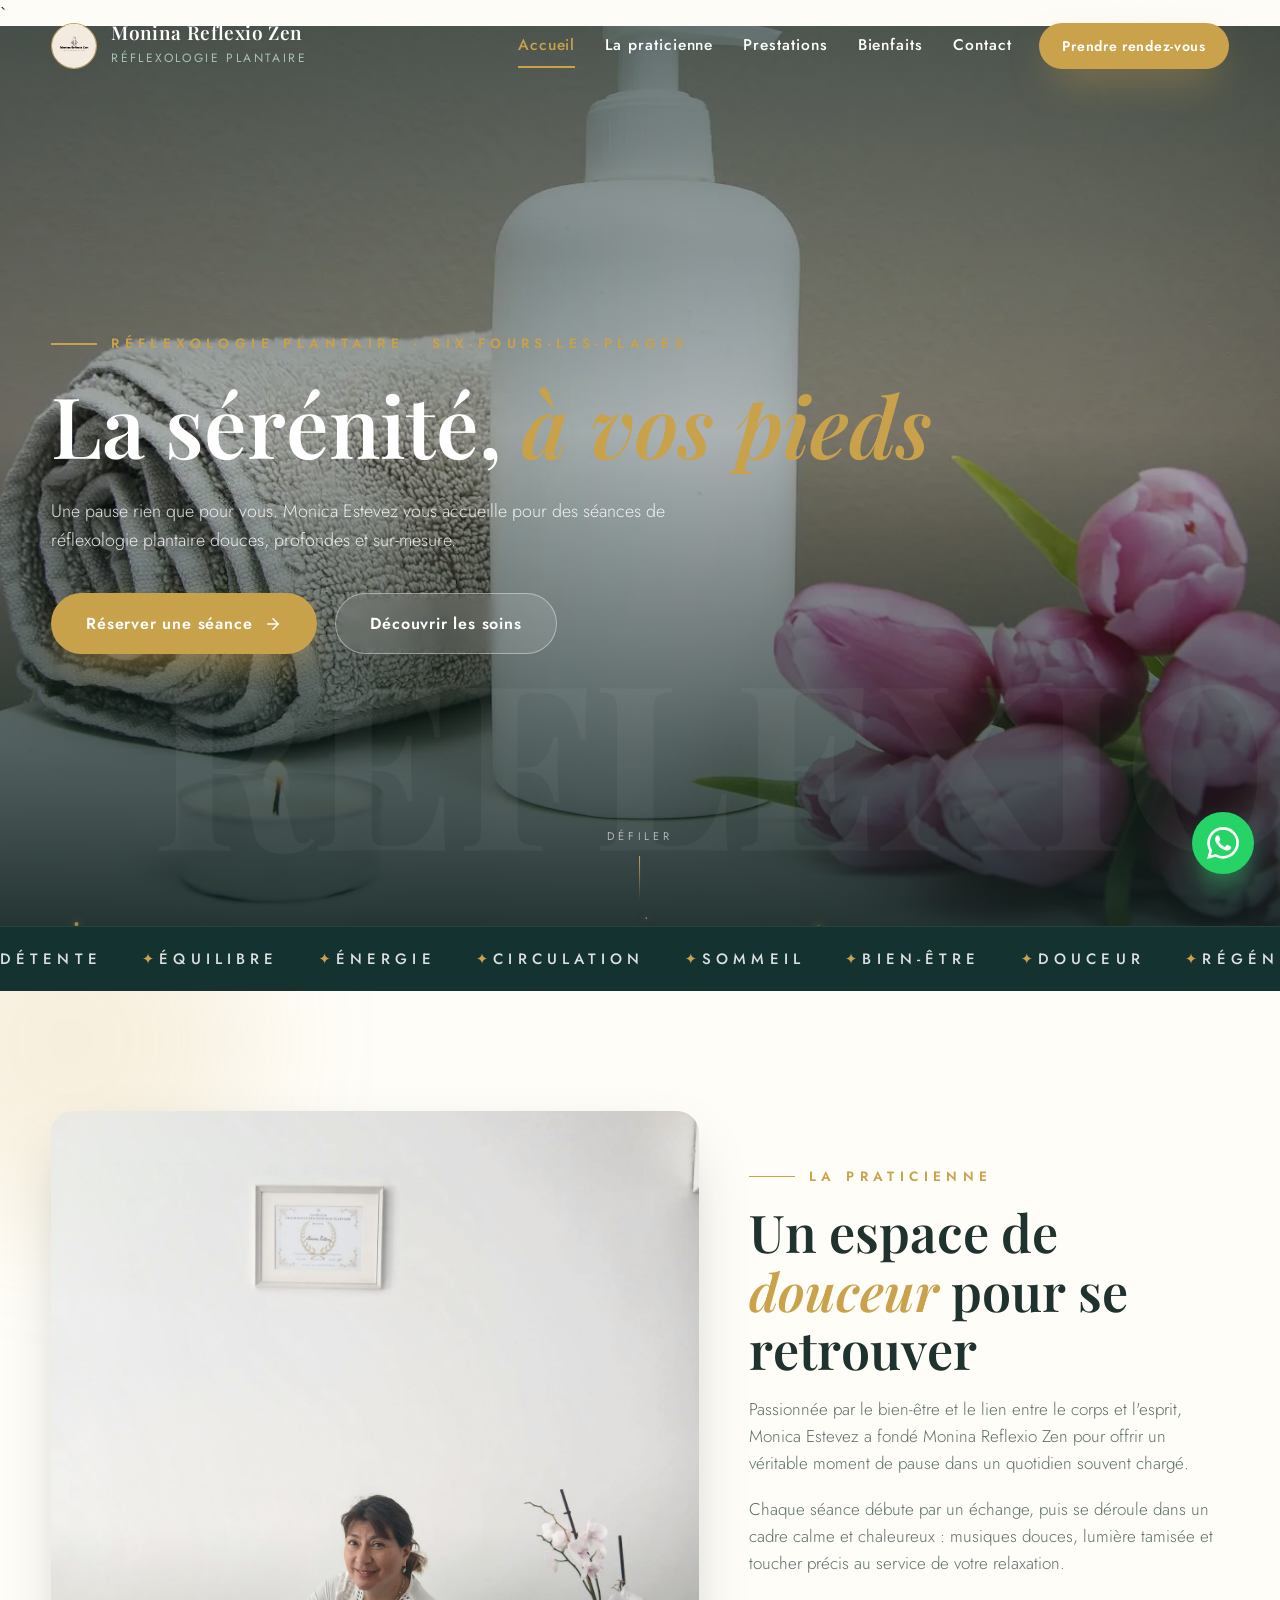
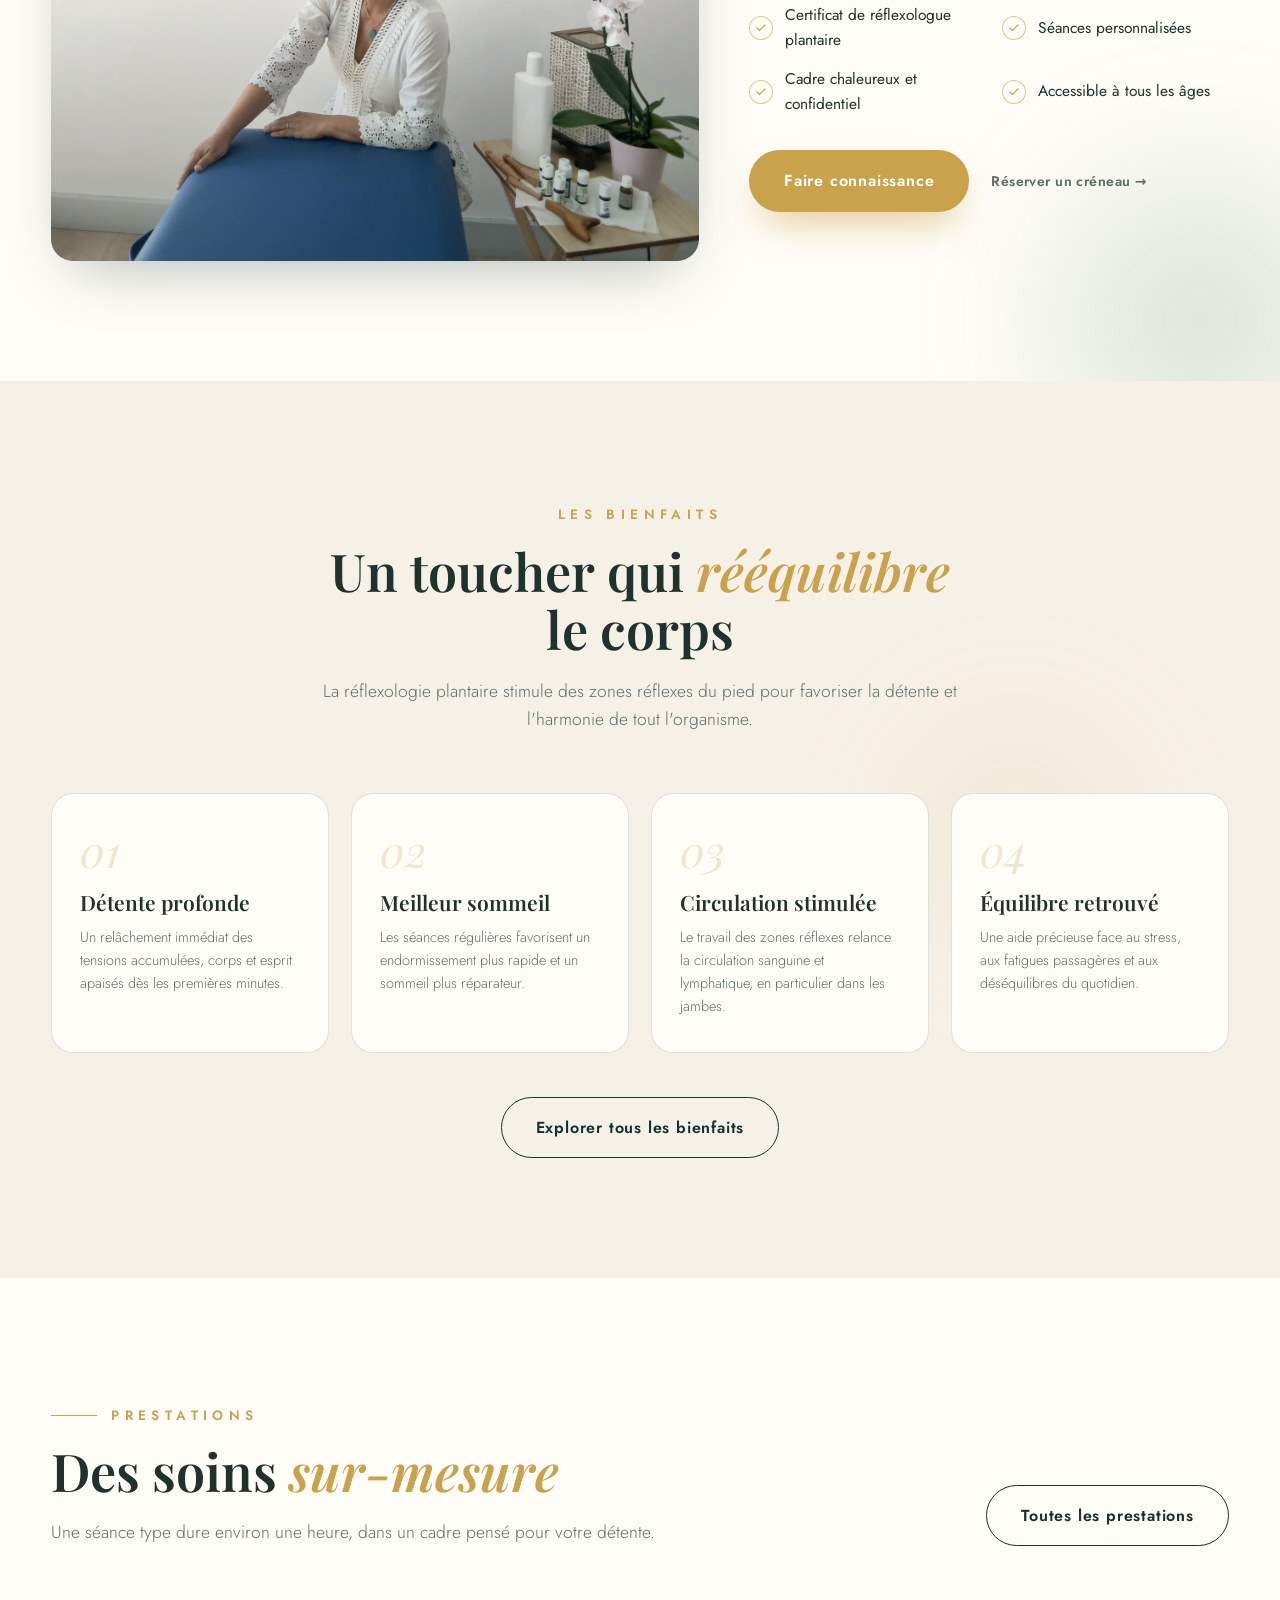
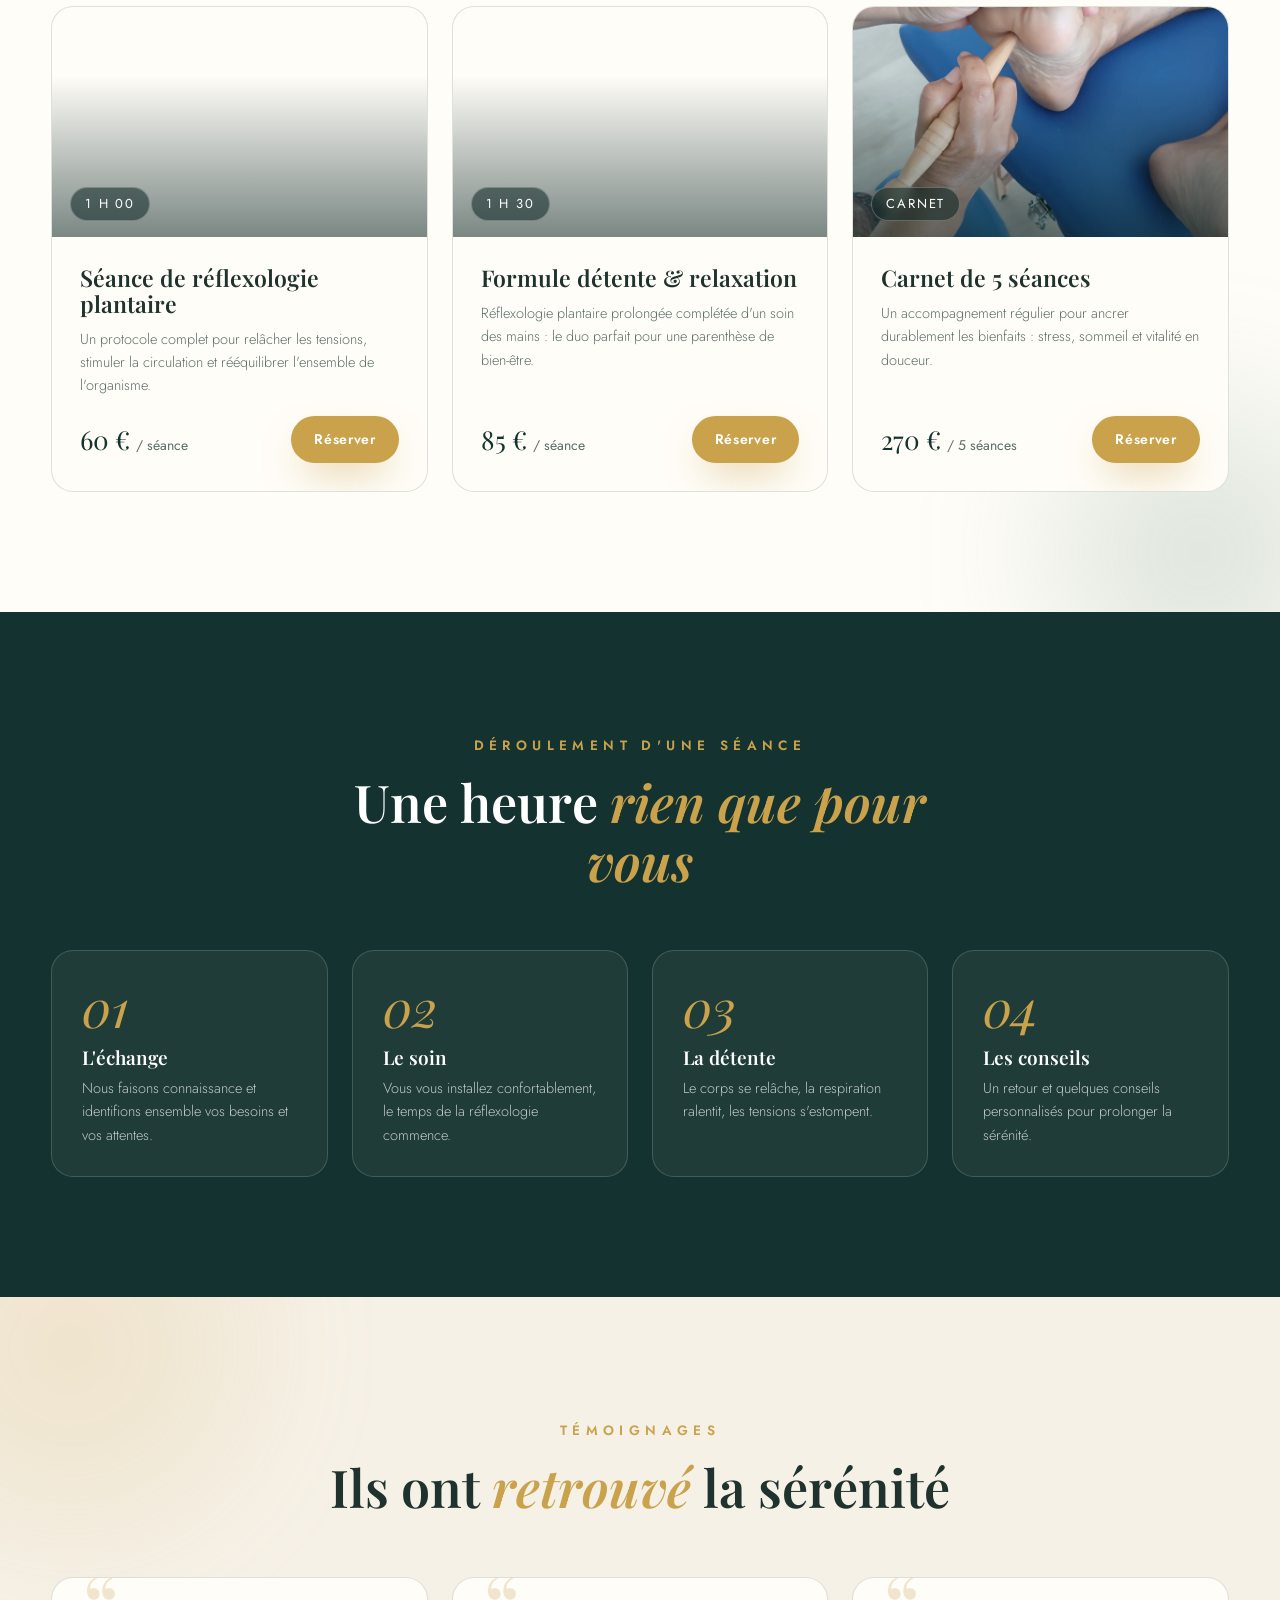
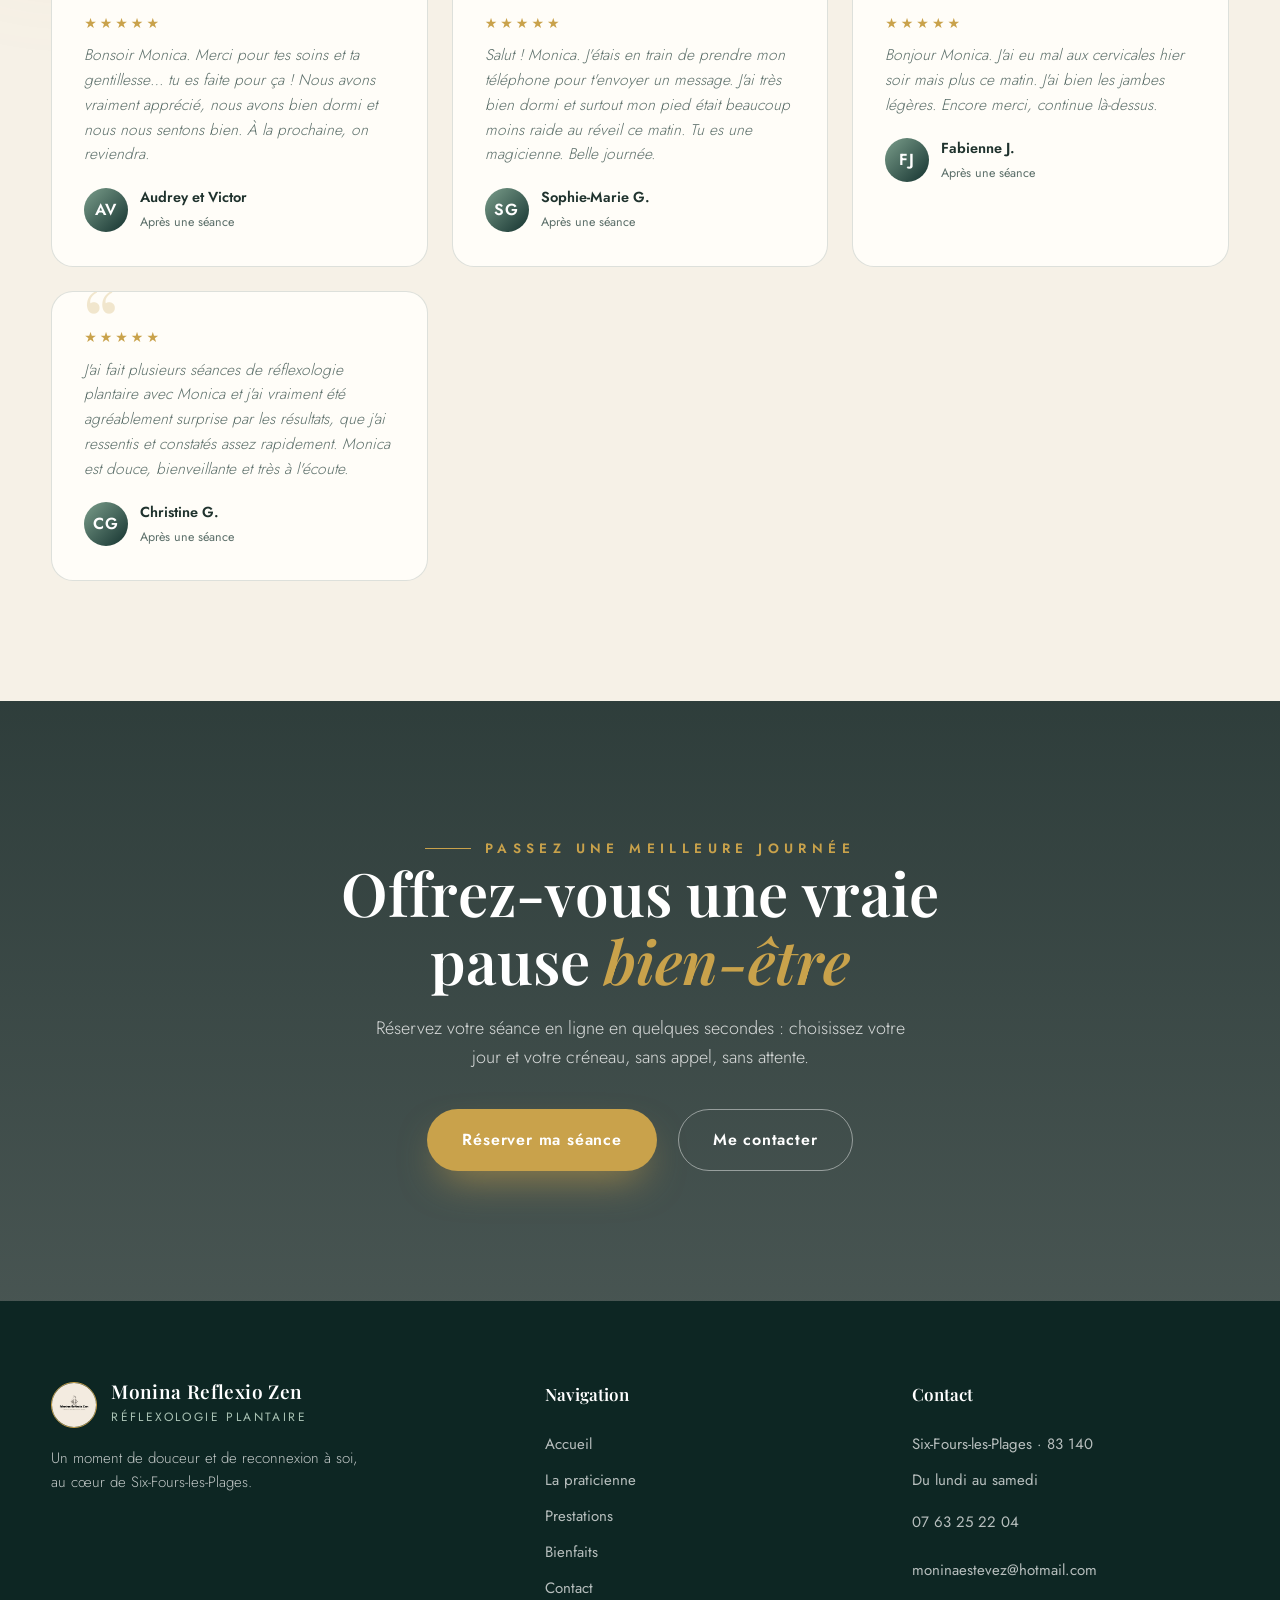
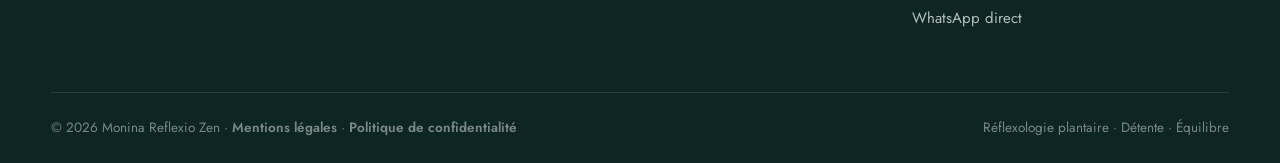
<file: index.html>
<!DOCTYPE html>
<html lang="fr">
<head>
<meta charset="UTF-8">
<meta name="viewport" content="width=device-width, initial-scale=1.0">
<title>Monina Reflexio Zen — Réflexologue plantaire à Six-Fours-les-Plages (83)</title>
<meta name="description" content="Monina Reflexio Zen, cabinet de réflexologie plantaire à Six-Fours-les-Plages : détente, stress, sommeil et circulation. Séances de 45 à 90 min, réservation par WhatsApp.">
<link rel="canonical" href="https://reflexio-zen-v2.vercel.app/">
<meta name="geo.region" content="FR-83">
<meta name="geo.placename" content="Six-Fours-les-Plages">
<meta name="geo.position" content="43.0931;5.8397">
<meta name="ICBM" content="43.0931, 5.8397">
<meta name="robots" content="index, follow, max-image-preview:large">
<meta name="author" content="Monica Estevez">
<meta property="og:type" content="website">
<meta property="og:locale" content="fr_FR">
<meta property="og:site_name" content="Monina Reflexio Zen">
<meta property="og:title" content="Monina Reflexio Zen — Réflexologue plantaire à Six-Fours-les-Plages">
<meta property="og:description" content="Séances de réflexologie plantaire à Six-Fours-les-Plages : détente, meilleur sommeil, circulation stimulée. Réservez par WhatsApp.">
<meta property="og:url" content="https://reflexio-zen-v2.vercel.app/">
<meta property="og:image" content="https://reflexio-zen-v2.vercel.app/images/hero.jpg">
<meta name="twitter:card" content="summary_large_image">
<meta name="twitter:title" content="Monina Reflexio Zen — Réflexologue plantaire à Six-Fours-les-Plages">
<meta name="twitter:description" content="Séances de réflexologie plantaire à Six-Fours-les-Plages. Réservez par WhatsApp.">
<meta name="twitter:image" content="https://reflexio-zen-v2.vercel.app/images/hero.jpg">
<link rel="icon" type="image/svg+xml" href="images/favicon.svg">
  <link rel="stylesheet" href="css/style.css?v=2.1">
<link rel="preload" as="image" href="images/hero.webp" fetchpriority="high">
<script type="application/ld+json">
{
  "@context": "https://schema.org",
  "@type": "HealthAndBeautyBusiness",
  "name": "Monina Reflexio Zen",
  "description": "Cabinet de réflexologie plantaire à Six-Fours-les-Plages : détente, stress, sommeil et circulation.",
  "url": "https://reflexio-zen-v2.vercel.app/",
  "telephone": "+33763252204",
  "image": "https://reflexio-zen-v2.vercel.app/images/hero.jpg",
  "priceRange": "45 € - 85 €",
  "address": {
    "@type": "PostalAddress",
    "streetAddress": "272 Rue de Rouveau",
    "addressLocality": "Six-Fours-les-Plages",
    "postalCode": "83140",
    "addressCountry": "FR"
  },
  "openingHours": ["Mo-Fr 09:00-17:00", "Sa 09:00-13:00"],
  "founder": {
    "@type": "Person",
    "name": "Monica Estevez",
    "jobTitle": "Réflexologue plantaire"
  }
}
</script>`

<noscript><style>.reveal,.reveal.in{opacity:1!important;transform:none!important}.split-title .lt{opacity:1!important;transform:none!important}</style></noscript>
</head>
<body class="grain" data-page="accueil">

<div class="mobile-cta" role="navigation" aria-label="Actions rapides">
  <a href="tel:+33763252204" class="mc-call"><svg viewBox="0 0 24 24" fill="currentColor"><path d="M6.62 10.79a15.05 15.05 0 006.59 6.59l2.2-2.2a1 1 0 011.02-.24c1.12.37 2.33.57 3.57.57a1 1 0 011 1V20a1 1 0 01-1 1C10.61 21 3 13.39 3 4a1 1 0 011-1h3.5a1 1 0 011 1c0 1.24.2 2.45.57 3.57a1 1 0 01-.25 1.02l-2.2 2.2z"/></svg><span>Appeler</span></a>
  <a href="https://wa.me/33763252204?text=Bonjour%20Reflexio%20Zen%2C%20je%20souhaite%20des%20informations%20sur%20vos%20s%C3%A9ances." target="_blank" rel="noopener" class="mc-wa"><svg viewBox="0 0 24 24" fill="currentColor"><path d="M17.472 14.382c-.297-.149-1.758-.867-2.03-.967-.273-.099-.471-.148-.67.15-.197.297-.767.966-.94 1.164-.173.199-.347.223-.644.075-.297-.15-1.255-.463-2.39-1.475-.883-.788-1.48-1.761-1.653-2.059-.173-.297-.018-.458.13-.606.134-.133.298-.347.446-.52.149-.174.198-.298.298-.497.099-.198.05-.371-.025-.52-.075-.149-.669-1.612-.916-2.207-.242-.579-.487-.5-.669-.51-.173-.008-.371-.01-.57-.01-.198 0-.52.074-.792.372-.272.297-1.04 1.016-1.04 2.479 0 1.462 1.065 2.875 1.213 3.074.149.198 2.096 3.2 5.077 4.487.709.306 1.262.489 1.694.625.712.227 1.36.195 1.871.118.571-.085 1.758-.719 2.006-1.413.248-.694.248-1.289.173-1.413-.074-.124-.272-.198-.57-.347m-5.421 7.403h-.004a9.87 9.87 0 01-5.031-1.378l-.361-.214-3.741.982.998-3.648-.235-.374a9.86 9.86 0 01-1.51-5.26c.001-5.45 4.436-9.884 9.888-9.884 2.64 0 5.122 1.03 6.988 2.898a9.825 9.825 0 012.893 6.994c-.003 5.45-4.437 9.884-9.885 9.884m8.413-18.297A11.815 11.815 0 0012.05 0C5.495 0 .16 5.335.157 11.892c0 2.096.547 4.142 1.588 5.945L.057 24l6.305-1.654a11.882 11.882 0 005.683 1.448h.005c6.554 0 11.89-5.335 11.893-11.893a11.821 11.821 0 00-3.48-8.413z"/></svg><span>WhatsApp</span></a>
  <a href="rdv.html" class="mc-rdv"><svg viewBox="0 0 24 24" fill="currentColor"><path d="M17 12h-5v5h5v-5zM16 1v2H8V1H6v2H5a2 2 0 00-2 2v14a2 2 0 002 2h14a2 2 0 002-2V5a2 2 0 00-2-2h-1V1h-2zm3 18H5V8h14v11z"/></svg><span>Réserver</span></a>
</div>


<header class="header">
  <div class="wrap">
    <a class="brand" href="index.html">
      <img class="mark" src="images/logo.webp" width="46" height="46" alt="Monina Reflexio Zen">
      <div>
        <b>Monina Reflexio Zen</b>
        <span>Réflexologie plantaire</span>
      </div>
    </a>
    <nav class="nav">
      <a href="index.html" class="active">Accueil</a>
      <a href="apropos.html">La praticienne</a>
      <a href="prestations.html">Prestations</a>
      <a href="bienfaits.html">Bienfaits</a>
      <a href="contact.html">Contact</a>
    </nav>
    <div class="header-actions">
      <a class="btn btn-gold btn-sm" href="rdv.html">Prendre rendez-vous</a>
    </div>
    <button class="burger" aria-label="Menu"><span></span><span></span><span></span></button>
  </div>
</header>

<main>

<div class="menu-mobile">
  <a href="index.html">Accueil</a>
  <a href="apropos.html">La praticienne</a>
  <a href="prestations.html">Prestations</a>
  <a href="bienfaits.html">Bienfaits</a>
  <a href="contact.html">Contact</a>
  <a class="u-or" href="rdv.html">Prendre rendez-vous</a>
  <div class="mm-foot">Cabinet à Six-Fours-les-Plages</div>
</div>

<section class="hero" id="haut">
  <div class="bg"><img src="images/hero.webp" width="1600" height="1067" fetchpriority="high" alt="Cabinet de réflexologie plantaire apaisant" data-parallax></div>
  <div class="veil"></div>
  <canvas class="sparkles" id="sparkles"></canvas>
  <div class="ghost">REFLEXIO</div>
  <div class="wrap hero-inner">
    <span class="eyebrow">Réflexologie plantaire · Six-Fours-les-Plages</span>
    <h1 class="split-title">La sérénité, <em>à vos pieds</em></h1>
    <p class="lede">Une pause rien que pour vous. Monica Estevez vous accueille pour des séances de réflexologie plantaire douces, profondes et sur-mesure.</p>
    <div class="hero-cta">
      <a class="btn btn-gold" href="rdv.html">Réserver une séance
        <svg viewBox="0 0 24 24" fill="none" stroke="currentColor" stroke-width="2" stroke-linecap="round" stroke-linejoin="round"><path d="M5 12h14"/><path d="m12 5 7 7-7 7"/></svg>
      </a>
      <a class="btn btn-light" href="prestations.html">Découvrir les soins</a>
    </div>
    </div>
  </div>
  <div class="scroll-hint">Défiler</div>
</section>

<div class="marquee">
  <div class="marquee-inner">
    <span>Détente<i>✦</i>Équilibre<i>✦</i>Énergie<i>✦</i>Circulation<i>✦</i>Sommeil<i>✦</i>Bien-être<i>✦</i>Douceur<i>✦</i>Régénération<i>✦</i></span>
    <span>Détente<i>✦</i>Équilibre<i>✦</i>Énergie<i>✦</i>Circulation<i>✦</i>Sommeil<i>✦</i>Bien-être<i>✦</i>Douceur<i>✦</i>Régénération<i>✦</i></span>
  </div>
</div>

<section class="section with-orbs" id="apropos">
  <div class="orb o1"></div><div class="orb o2"></div>
  <div class="wrap about-grid">
    <div class="about-media reveal">
      <div class="img-main"><img src="images/monica-cabinet.jpg" loading="lazy" decoding="async" alt="Monica Estevez, réflexologue plantaire" data-lightbox="images/monica-cabinet.jpg"></div>
    </div>
    <div class="about-txt reveal" data-delay="1">
      <span class="eyebrow">La praticienne</span>
      <h2 class="split-title">Un espace de <em>douceur</em> pour se retrouver</h2>
      <p>Passionnée par le bien-être et le lien entre le corps et l'esprit, Monica Estevez a fondé Monina Reflexio Zen pour offrir un véritable moment de pause dans un quotidien souvent chargé.</p>
      <p>Chaque séance débute par un échange, puis se déroule dans un cadre calme et chaleureux : musiques douces, lumière tamisée et toucher précis au service de votre relaxation.</p>
      <ul class="about-points">
        <li>Certificat de réflexologue plantaire</li>
        <li>Séances personnalisées</li>
        <li>Cadre chaleureux et confidentiel</li>
        <li>Accessible à tous les âges</li>
      </ul>
      <div class="about-cta">
        <a class="btn btn-gold" href="apropos.html">Faire connaissance</a>
        <span class="mini"><a class="link-line" href="rdv.html">Réserver un créneau →</a></span>
      </div>
    </div>
  </div>
</section>

<section class="section sand with-orbs" id="bienfaits">
  <div class="orb o3"></div>
  <div class="wrap">
    <div class="section-head center reveal">
      <span class="eyebrow">Les bienfaits</span>
      <h2 class="split-title">Un toucher qui <em>rééquilibre</em> le corps</h2>
      <p>La réflexologie plantaire stimule des zones réflexes du pied pour favoriser la détente et l'harmonie de tout l'organisme.</p>
    </div>
    <div class="benefits-grid">
      <div class="benefit reveal"><span class="num">01</span><h3>Détente profonde</h3><p>Un relâchement immédiat des tensions accumulées, corps et esprit apaisés dès les premières minutes.</p></div>
      <div class="benefit reveal" data-delay="1"><span class="num">02</span><h3>Meilleur sommeil</h3><p>Les séances régulières favorisent un endormissement plus rapide et un sommeil plus réparateur.</p></div>
      <div class="benefit reveal" data-delay="2"><span class="num">03</span><h3>Circulation stimulée</h3><p>Le travail des zones réflexes relance la circulation sanguine et lymphatique, en particulier dans les jambes.</p></div>
      <div class="benefit reveal" data-delay="3"><span class="num">04</span><h3>Équilibre retrouvé</h3><p>Une aide précieuse face au stress, aux fatigues passagères et aux déséquilibres du quotidien.</p></div>
    </div>
    <div class="u-center-mt44"><a class="btn btn-outline" href="bienfaits.html">Explorer tous les bienfaits</a></div>
  </div>
</section>

<section class="section with-orbs">
  <div class="orb o2"></div>
  <div class="wrap">
    <div class="head-flex">
      <div class="section-head reveal">
        <span class="eyebrow">Prestations</span>
        <h2 class="split-title">Des soins <em>sur-mesure</em></h2>
        <p>Une séance type dure environ une heure, dans un cadre pensé pour votre détente.</p>
      </div>
      <a class="btn btn-outline reveal" href="prestations.html">Toutes les prestations</a>
    </div>
    <div class="presta-grid">
      <article class="presta reveal">
        <div class="media">
          <img src="images/monica-reflexologie.webp" width="1600" height="2134" loading="lazy" decoding="async" alt="Séance de réflexologie plantaire" data-lightbox="images/monica-reflexologie.webp">
          <span class="dur">1 h 00</span>
        </div>
        <div class="presta-body">
          <h3>Séance de réflexologie plantaire</h3>
          <p>Un protocole complet pour relâcher les tensions, stimuler la circulation et rééquilibrer l'ensemble de l'organisme.</p>
          <div class="presta-foot"><span class="prix">60 € <small>/ séance</small></span><a class="btn btn-gold btn-sm" href="rdv.html">Réserver</a></div>
        </div>
      </article>
      <article class="presta reveal" data-delay="1">
        <div class="media">
          <img src="images/monica-portrait.webp" width="1600" height="2134" loading="lazy" decoding="async" alt="Séance de détente et relaxation" data-lightbox="images/monica-portrait.webp">
          <span class="dur">1 h 30</span>
        </div>
        <div class="presta-body">
          <h3>Formule détente &amp; relaxation</h3>
          <p>Réflexologie plantaire prolongée complétée d'un soin des mains : le duo parfait pour une parenthèse de bien-être.</p>
          <div class="presta-foot"><span class="prix">85 € <small>/ séance</small></span><a class="btn btn-gold btn-sm" href="rdv.html">Réserver</a></div>
        </div>
      </article>
      <article class="presta reveal" data-delay="2">
        <div class="media">
          <img src="images/monica-detente.webp" width="1600" height="2134" loading="lazy" decoding="async" alt="Cabinet de bien-être au calme" data-lightbox="images/monica-detente.webp">
          <span class="dur">Carnet</span>
        </div>
        <div class="presta-body">
          <h3>Carnet de 5 séances</h3>
          <p>Un accompagnement régulier pour ancrer durablement les bienfaits : stress, sommeil et vitalité en douceur.</p>
          <div class="presta-foot"><span class="prix">270 € <small>/ 5 séances</small></span><a class="btn btn-gold btn-sm" href="rdv.html">Réserver</a></div>
        </div>
      </article>
    </div>
  </div>
</section>

<section class="section teal">
  <div class="wrap">
    <div class="section-head center reveal">
      <span class="eyebrow">Déroulement d'une séance</span>
      <h2 class="split-title">Une heure <em>rien que pour vous</em></h2>
    </div>
    <div class="steps">
      <div class="step reveal"><span class="n">01</span><h3>L'échange</h3><p>Nous faisons connaissance et identifions ensemble vos besoins et vos attentes.</p></div>
      <div class="step reveal" data-delay="1"><span class="n">02</span><h3>Le soin</h3><p>Vous vous installez confortablement, le temps de la réflexologie commence.</p></div>
      <div class="step reveal" data-delay="2"><span class="n">03</span><h3>La détente</h3><p>Le corps se relâche, la respiration ralentit, les tensions s'estompent.</p></div>
      <div class="step reveal" data-delay="3"><span class="n">04</span><h3>Les conseils</h3><p>Un retour et quelques conseils personnalisés pour prolonger la sérénité.</p></div>
    </div>
  </div>
</section>

<section class="section sand with-orbs" id="avis">
  <div class="orb o1"></div>
  <div class="wrap">
    <div class="section-head center reveal">
      <span class="eyebrow">Témoignages</span>
      <h2 class="split-title">Ils ont <em>retrouvé</em> la sérénité</h2>
    </div>
    <div class="avis-grid">
      <article class="avis reveal">
        <span class="stars">★★★★★</span>
        <p>Bonsoir Monica. Merci pour tes soins et ta gentillesse… tu es faite pour ça ! Nous avons vraiment apprécié, nous avons bien dormi et nous nous sentons bien. À la prochaine, on reviendra.</p>
        <div class="who"><div class="avatar">AV</div><div><b>Audrey et Victor</b><span>Après une séance</span></div></div>
      </article>
      <article class="avis reveal" data-delay="1">
        <span class="stars">★★★★★</span>
        <p>Salut ! Monica. J'étais en train de prendre mon téléphone pour t'envoyer un message. J'ai très bien dormi et surtout mon pied était beaucoup moins raide au réveil ce matin. Tu es une magicienne. Belle journée.</p>
        <div class="who"><div class="avatar">SG</div><div><b>Sophie-Marie G.</b><span>Après une séance</span></div></div>
      </article>
      <article class="avis reveal" data-delay="2">
        <span class="stars">★★★★★</span>
        <p>Bonjour Monica. J'ai eu mal aux cervicales hier soir mais plus ce matin. J'ai bien les jambes légères. Encore merci, continue là-dessus.</p>
        <div class="who"><div class="avatar">FJ</div><div><b>Fabienne J.</b><span>Après une séance</span></div></div>
      </article>
      <article class="avis reveal" data-delay="3">
        <span class="stars">★★★★★</span>
        <p>J'ai fait plusieurs séances de réflexologie plantaire avec Monica et j'ai vraiment été agréablement surprise par les résultats, que j'ai ressentis et constatés assez rapidement. Monica est douce, bienveillante et très à l'écoute.</p>
        <div class="who"><div class="avatar">CG</div><div><b>Christine G.</b><span>Après une séance</span></div></div>
      </article>
    </div>
  </div>
</section>

<section class="cta-band" id="contact">
  <div class="bg"><img src="images/cta.webp" width="1600" height="2400" loading="lazy" decoding="async" alt="" data-parallax></div>
  <div class="veil"></div>
  <div class="wrap">
    <span class="eyebrow">Passez une meilleure journée</span>
    <h2 class="split-title">Offrez-vous une vraie pause <em>bien-être</em></h2>
    <p>Réservez votre séance en ligne en quelques secondes : choisissez votre jour et votre créneau, sans appel, sans attente.</p>
    <a class="btn btn-gold" href="https://wa.me/33763252204?text=Bonjour%20Monica%2C%20je%20souhaite%20prendre%20rendez-vous%20pour%20une%20s%C3%A9ance%20de%20r%C3%A9flexologie." target="_blank" rel="noopener">Réserver ma séance</a>
    <a class="btn btn-outline-l" href="contact.html">Me contacter</a>
  </div>
</section>

</main>

<footer>
  <div class="wrap">
    <div class="foot-grid">
      <div class="foot-brand">
        <a class="brand" href="index.html">
          <img class="mark" src="images/logo.webp" width="46" height="46" alt="Monina Reflexio Zen">
          <div><b>Monina Reflexio Zen</b><span>Réflexologie plantaire</span></div>
        </a>
        <p>Un moment de douceur et de reconnexion à soi, au cœur de Six-Fours-les-Plages.</p>
      </div>
      <div class="foot-col">
        <h4>Navigation</h4>
        <a href="index.html">Accueil</a>
        <a href="apropos.html">La praticienne</a>
        <a href="prestations.html">Prestations</a>
        <a href="bienfaits.html">Bienfaits</a>
        <a href="contact.html">Contact</a>
      </div>
      <div class="foot-col">
        <h4>Contact</h4>
        <ul>
          <li>Six-Fours-les-Plages · 83 140</li>
          <li>Du lundi au samedi</li>
          <li><a href="tel:0763252204">07 63 25 22 04</a></li>
          <li><a href="mailto:moninaestevez@hotmail.com">moninaestevez@hotmail.com</a></li>
          <li><a href="https://wa.me/33763252204" target="_blank" rel="noopener">WhatsApp direct</a></li>
        </ul>
      </div>
    </div>
    <div class="foot-bottom">
      <span>© 2026 Monina Reflexio Zen · <a class="link-line" href="mentions-legales.html">Mentions légales</a> · <a class="link-line" href="politique-confidentialite.html">Politique de confidentialité</a></span>
      <span>Réflexologie plantaire · Détente · Équilibre</span>
    </div>
  </div>
</footer>

<a class="wa-fab" href="https://wa.me/33763252204?text=Bonjour%20Reflexio%20Zen%2C%20je%20souhaite%20des%20informations%20sur%20vos%20s%C3%A9ances." target="_blank" rel="noopener" aria-label="Discuter sur WhatsApp">
  <svg viewBox="0 0 24 24"><path d="M17.472 14.382c-.297-.149-1.758-.867-2.03-.967-.273-.099-.471-.148-.67.15-.197.297-.767.966-.94 1.164-.173.199-.347.223-.644.075-.297-.15-1.255-.463-2.39-1.475-.883-.788-1.48-1.761-1.653-2.059-.173-.297-.018-.458.13-.606.134-.133.298-.347.446-.52.149-.174.198-.298.298-.497.099-.198.05-.371-.025-.52-.075-.149-.669-1.612-.916-2.207-.242-.579-.487-.5-.669-.51-.173-.008-.371-.01-.57-.01-.198 0-.52.074-.792.372-.272.297-1.04 1.016-1.04 2.479 0 1.462 1.065 2.875 1.213 3.074.149.198 2.096 3.2 5.077 4.487.709.306 1.262.489 1.694.625.712.227 1.36.195 1.871.118.571-.085 1.758-.719 2.006-1.413.248-.694.248-1.289.173-1.413-.074-.124-.272-.198-.57-.347m-5.421 7.403h-.004a9.87 9.87 0 01-5.031-1.378l-.361-.214-3.741.982.998-3.648-.235-.374a9.86 9.86 0 01-1.51-5.26c.001-5.45 4.436-9.884 9.888-9.884 2.64 0 5.122 1.03 6.988 2.898a9.825 9.825 0 012.893 6.994c-.003 5.45-4.437 9.884-9.885 9.884m8.413-18.297A11.815 11.815 0 0012.05 0C5.495 0 .16 5.335.157 11.892c0 2.096.547 4.142 1.588 5.945L.057 24l6.305-1.654a11.882 11.882 0 005.683 1.448h.005c6.554 0 11.89-5.335 11.893-11.893a11.821 11.821 0 00-3.48-8.413z"/></svg>
  <span class="tip">Discuter sur WhatsApp</span>
</a>

<div class="lightbox"><img alt="Agrandissement"><button class="close" aria-label="Fermer">×</button></div>

<script src="js/main.js" defer></script>
</body>
</html>
</file>
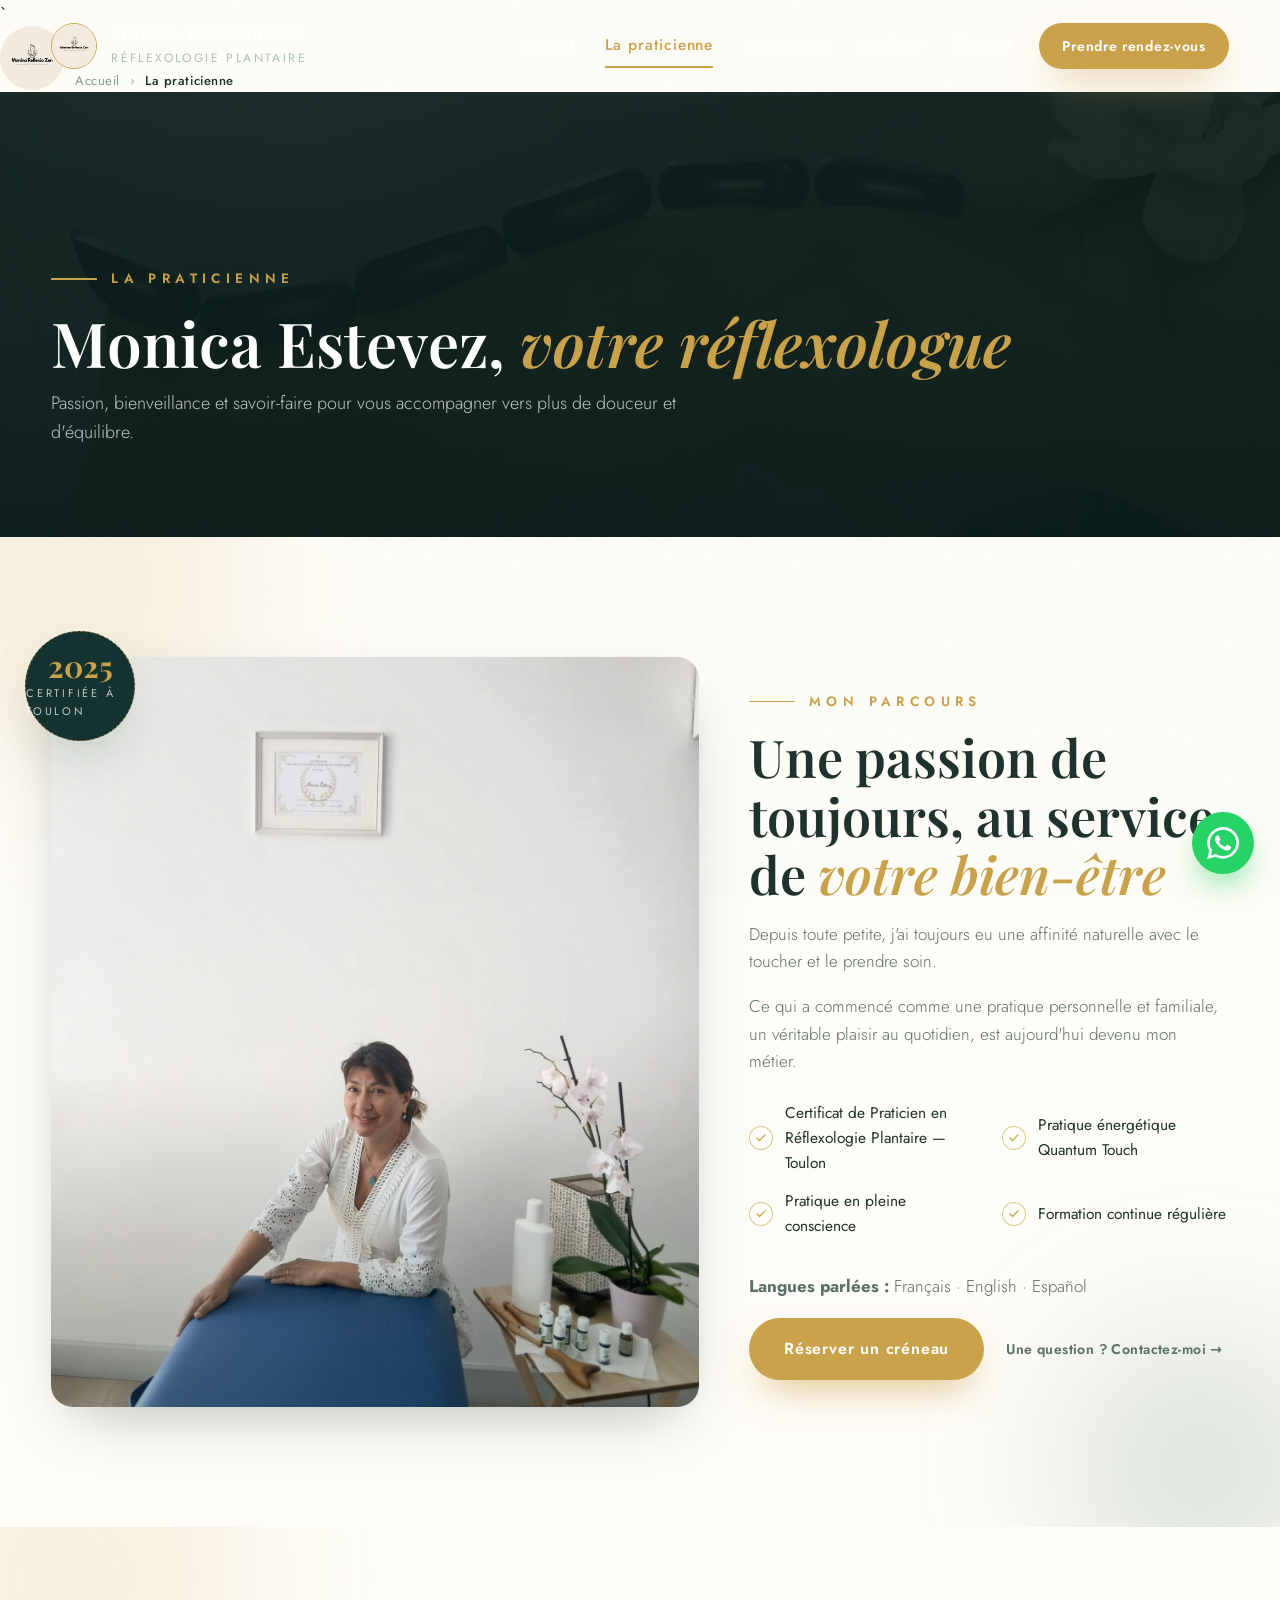
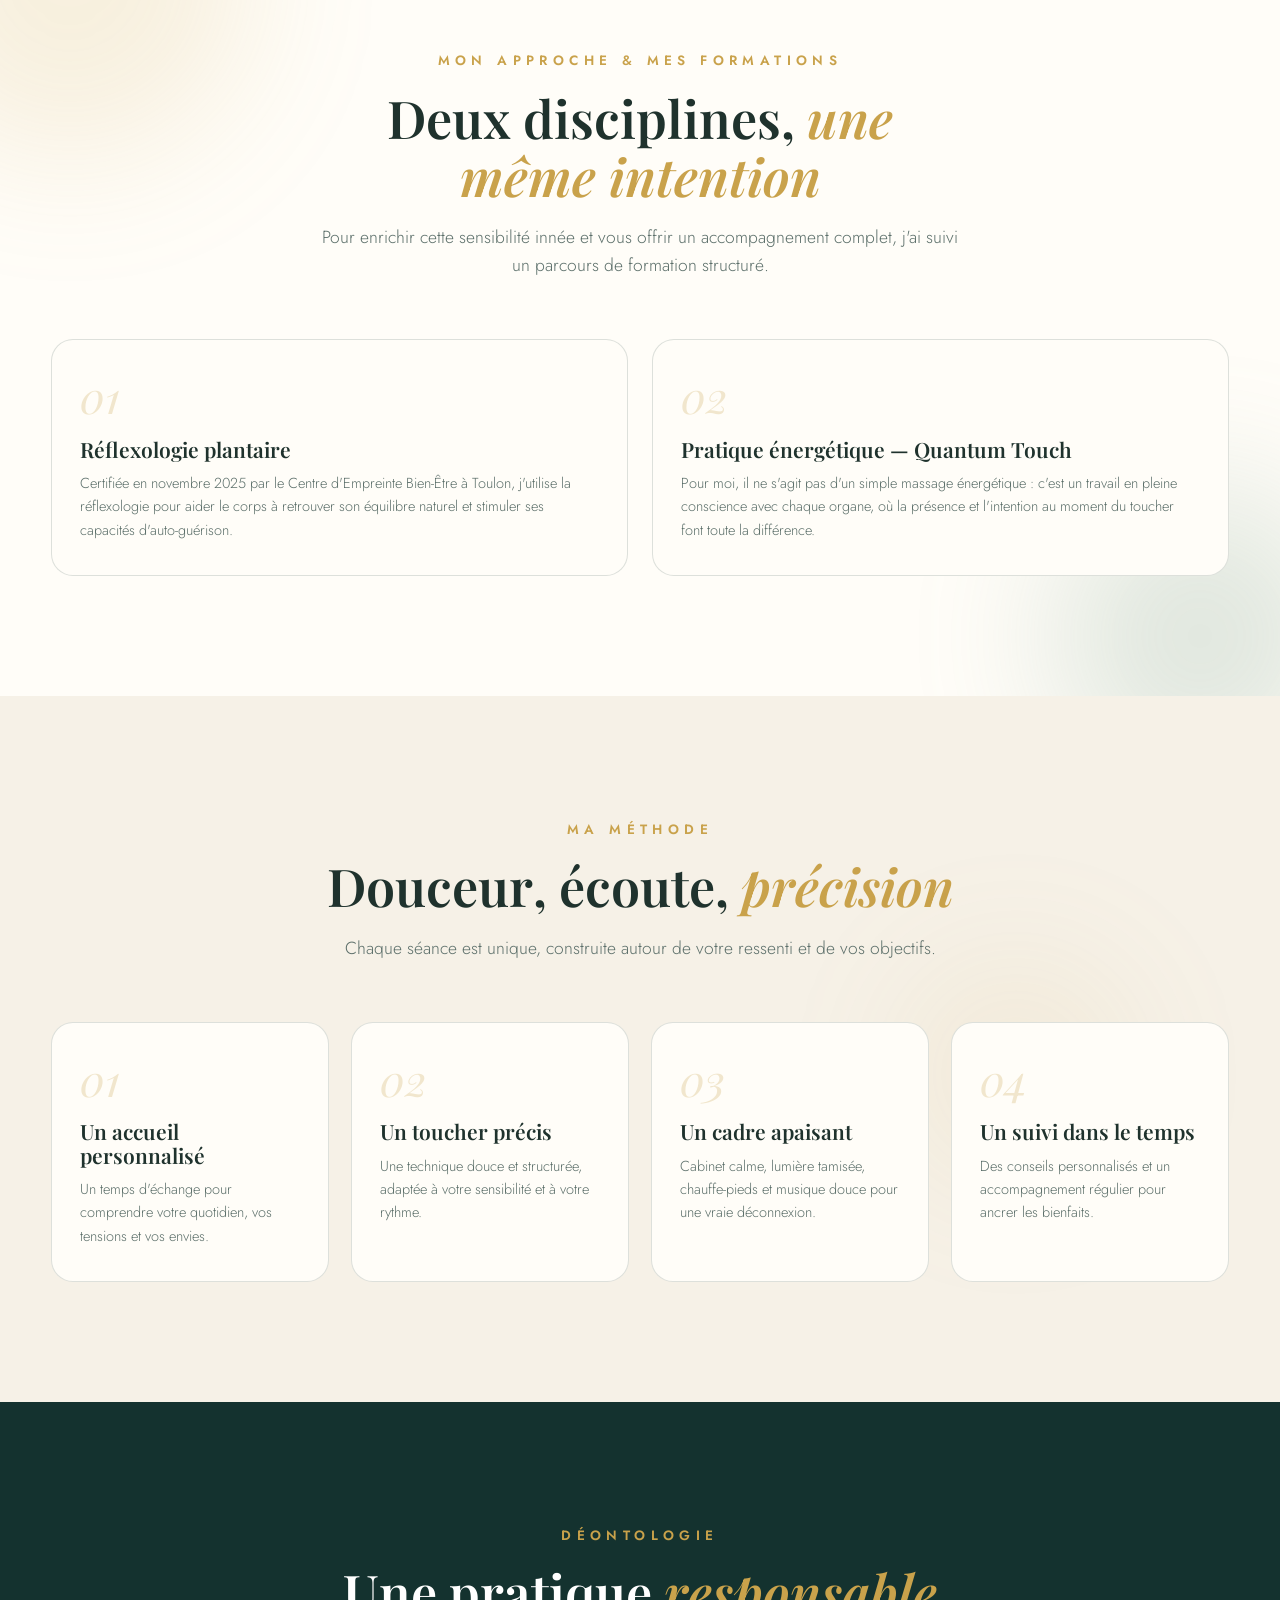
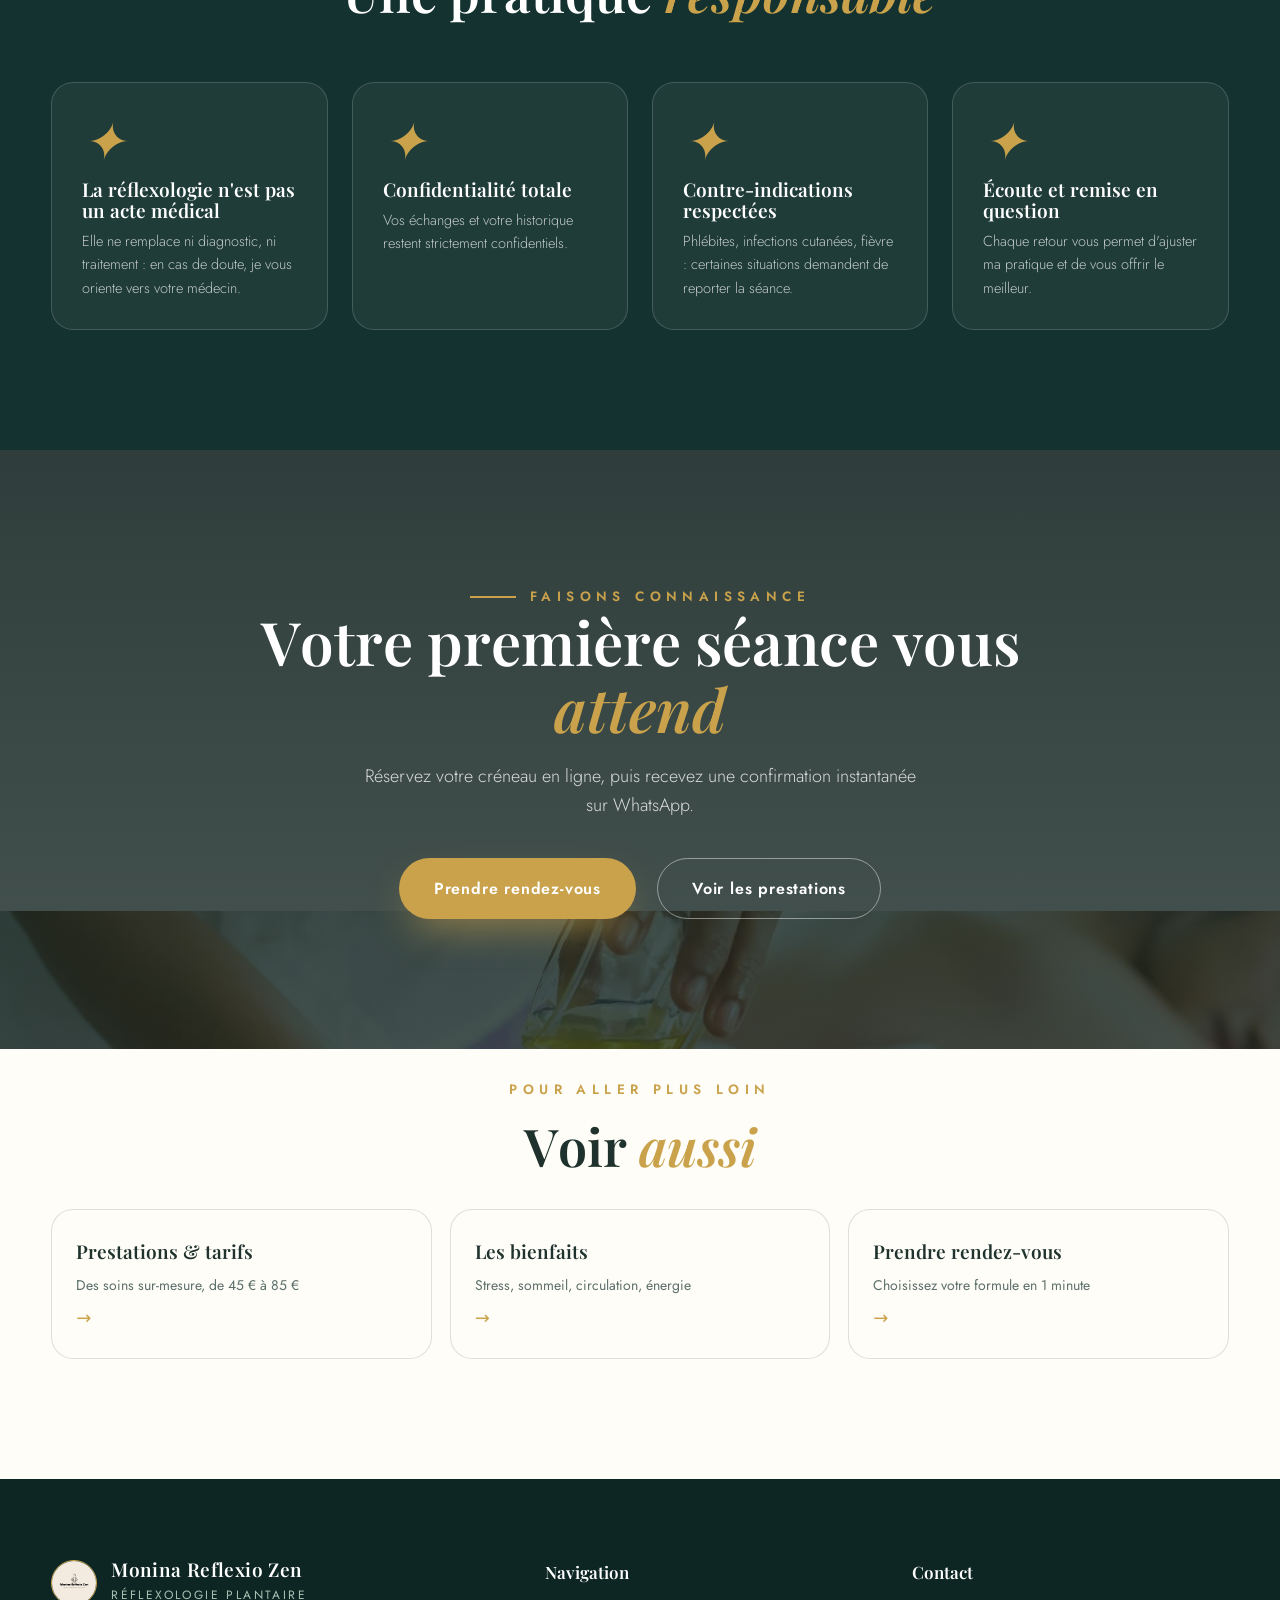
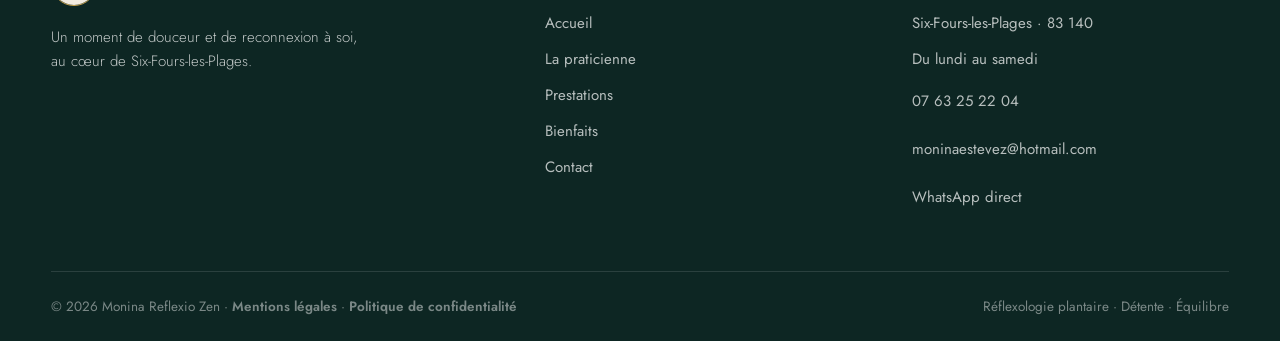
<file: apropos.html>
<!DOCTYPE html>
<html lang="fr">
<head>
<meta charset="UTF-8">
<meta name="viewport" content="width=device-width, initial-scale=1.0">
<title>Monica Estevez — Réflexologue plantaire à Six-Fours-les-Plages</title>
<meta name="description" content="Découvrez Monica Estevez, réflexologue plantaire à Six-Fours-les-Plages : parcours, formation à Toulon, méthode, accueil. Consultations en français, anglais et espagnol.">
<link rel="canonical" href="https://reflexio-zen-v2.vercel.app/apropos.html">
<meta name="geo.region" content="FR-83">
<meta name="geo.placename" content="Six-Fours-les-Plages">
<meta name="geo.position" content="43.0931;5.8397">
<meta name="ICBM" content="43.0931, 5.8397">
<meta name="robots" content="index, follow, max-image-preview:large">
<meta name="author" content="Monica Estevez">
<meta property="og:type" content="profile">
<meta property="og:locale" content="fr_FR">
<meta property="og:site_name" content="Monina Reflexio Zen">
<meta property="og:title" content="Monica Estevez — Réflexologue plantaire à Six-Fours-les-Plages">
<meta property="og:description" content="Parcours, formation en réflexologie plantaire à Toulon et Quantum Touch : découvrez Monica Estevez, votre réflexologue à Six-Fours-les-Plages.">
<meta property="og:url" content="https://reflexio-zen-v2.vercel.app/apropos.html">
<meta property="og:image" content="https://reflexio-zen-v2.vercel.app/images/praticienne.webp">
<meta name="twitter:card" content="summary_large_image">
<meta name="twitter:title" content="Monica Estevez — Réflexologue plantaire à Six-Fours-les-Plages">
<meta name="twitter:description" content="Parcours et formations de Monica Estevez, réflexologue plantaire à Six-Fours-les-Plages.">
<meta name="twitter:image" content="https://reflexio-zen-v2.vercel.app/images/praticienne.webp">
<link rel="icon" type="image/svg+xml" href="images/favicon.svg">
  <link rel="stylesheet" href="css/style.css?v=2.1">
<script type="application/ld+json">
{
  "@context": "https://schema.org",
  "@type": "Person",
  "name": "Monica Estevez",
  "jobTitle": "Réflexologue plantaire",
  "worksFor": {
    "@type": "HealthAndBeautyBusiness",
    "name": "Monina Reflexio Zen",
    "url": "https://reflexio-zen-v2.vercel.app/"
  },
  "image": "https://reflexio-zen-v2.vercel.app/images/praticienne.webp",
  "url": "https://reflexio-zen-v2.vercel.app/apropos.html",
  "description": "Réflexologue plantaire formée à Toulon, pratiquant également le Quantum Touch, au cabinet Monina Reflexio Zen à Six-Fours-les-Plages.",
  "knowsLanguage": ["fr", "en", "es"]
}
</script>`


<noscript><style>.reveal,.reveal.in{opacity:1!important;transform:none!important}.split-title .lt{opacity:1!important;transform:none!important}</style></noscript>
</head>
<body class="grain" data-page="apropos">

<div class="mobile-cta" role="navigation" aria-label="Actions rapides">
  <a href="tel:+33763252204" class="mc-call"><svg viewBox="0 0 24 24" fill="currentColor"><path d="M6.62 10.79a15.05 15.05 0 006.59 6.59l2.2-2.2a1 1 0 011.02-.24c1.12.37 2.33.57 3.57.57a1 1 0 011 1V20a1 1 0 01-1 1C10.61 21 3 13.39 3 4a1 1 0 011-1h3.5a1 1 0 011 1c0 1.24.2 2.45.57 3.57a1 1 0 01-.25 1.02l-2.2 2.2z"/></svg><span>Appeler</span></a>
  <a href="https://wa.me/33763252204?text=Bonjour%20Reflexio%20Zen%2C%20je%20souhaite%20des%20informations%20sur%20vos%20s%C3%A9ances." target="_blank" rel="noopener" class="mc-wa"><svg viewBox="0 0 24 24" fill="currentColor"><path d="M17.472 14.382c-.297-.149-1.758-.867-2.03-.967-.273-.099-.471-.148-.67.15-.197.297-.767.966-.94 1.164-.173.199-.347.223-.644.075-.297-.15-1.255-.463-2.39-1.475-.883-.788-1.48-1.761-1.653-2.059-.173-.297-.018-.458.13-.606.134-.133.298-.347.446-.52.149-.174.198-.298.298-.497.099-.198.05-.371-.025-.52-.075-.149-.669-1.612-.916-2.207-.242-.579-.487-.5-.669-.51-.173-.008-.371-.01-.57-.01-.198 0-.52.074-.792.372-.272.297-1.04 1.016-1.04 2.479 0 1.462 1.065 2.875 1.213 3.074.149.198 2.096 3.2 5.077 4.487.709.306 1.262.489 1.694.625.712.227 1.36.195 1.871.118.571-.085 1.758-.719 2.006-1.413.248-.694.248-1.289.173-1.413-.074-.124-.272-.198-.57-.347m-5.421 7.403h-.004a9.87 9.87 0 01-5.031-1.378l-.361-.214-3.741.982.998-3.648-.235-.374a9.86 9.86 0 01-1.51-5.26c.001-5.45 4.436-9.884 9.888-9.884 2.64 0 5.122 1.03 6.988 2.898a9.825 9.825 0 012.893 6.994c-.003 5.45-4.437 9.884-9.885 9.884m8.413-18.297A11.815 11.815 0 0012.05 0C5.495 0 .16 5.335.157 11.892c0 2.096.547 4.142 1.588 5.945L.057 24l6.305-1.654a11.882 11.882 0 005.683 1.448h.005c6.554 0 11.89-5.335 11.893-11.893a11.821 11.821 0 00-3.48-8.413z"/></svg><span>WhatsApp</span></a>
  <a href="rdv.html" class="mc-rdv"><svg viewBox="0 0 24 24" fill="currentColor"><path d="M17 12h-5v5h5v-5zM16 1v2H8V1H6v2H5a2 2 0 00-2 2v14a2 2 0 002 2h14a2 2 0 002-2V5a2 2 0 00-2-2h-1V1h-2zm3 18H5V8h14v11z"/></svg><span>Réserver</span></a>
</div>


<div class="intro">
  <div class="intro-inner">
    <div class="intro-lotus">
      <img class="u-avatar-spin" src="images/logo.webp" width="64" height="64" alt="Monina Reflexio Zen">
    </div>
    <div class="intro-word" data-word="MONINA REFLEXIO ZEN"></div>
    <div class="intro-sub">La praticienne</div>
    <div class="intro-line"><i></i></div>
  </div>
</div>
</script>

<div class="page-flash"></div>

<header class="header">
  <div class="wrap">
    <a class="brand" href="index.html">
      <img class="mark" src="images/logo.webp" width="46" height="46" alt="Monina Reflexio Zen">
      <div>
        <b>Monina Reflexio Zen</b>
        <span>Réflexologie plantaire</span>
      </div>
    </a>
    <nav class="nav">
      <a href="index.html">Accueil</a>
      <a href="apropos.html" class="active">La praticienne</a>
      <a href="prestations.html">Prestations</a>
      <a href="bienfaits.html">Bienfaits</a>
      <a href="contact.html">Contact</a>
    </nav>
    <div class="header-actions">
      <a class="btn btn-gold btn-sm" href="rdv.html">Prendre rendez-vous</a>
    </div>
    <button class="burger" aria-label="Menu"><span></span><span></span><span></span></button>
  </div>
</header>

<main>
<nav class="breadcrumb wrap" aria-label="Fil d'Ariane"><a href="index.html">Accueil</a><span class="sep">&rsaquo;</span><span aria-current="page">La praticienne</span></nav>

<div class="menu-mobile">
  <a href="index.html">Accueil</a>
  <a href="apropos.html">La praticienne</a>
  <a href="prestations.html">Prestations</a>
  <a href="bienfaits.html">Bienfaits</a>
  <a href="contact.html">Contact</a>
  <a class="u-or" href="rdv.html">Prendre rendez-vous</a>
  <div class="mm-foot">Cabinet à Six-Fours-les-Plages</div>
</div>

<section class="page-hero">
  <div class="bg"><img src="images/seance2.webp" width="1600" height="1067" loading="lazy" decoding="async" alt="Séance de réflexologie plantaire"></div>
  <div class="veil"></div>
  <div class="wrap">
    <span class="eyebrow">La praticienne</span>
    <h1 class="split-title">Monica Estevez, <em>votre réflexologue</em></h1>
    <p>Passion, bienveillance et savoir-faire pour vous accompagner vers plus de douceur et d'équilibre.</p>
  </div>
</section>

<section class="section with-orbs">
  <div class="orb o1"></div><div class="orb o2"></div>
  <div class="wrap about-grid">
    <div class="about-media reveal">
      <div class="img-main"><img src="images/monica-cabinet.jpg" loading="lazy" decoding="async" alt="Monica Estevez dans son cabinet" data-lightbox="images/monica-cabinet.jpg"></div>
      <div class="since"><b>2025</b><span>Certifiée à Toulon</span></div>
    </div>
    <div class="about-txt reveal" data-delay="1">
      <span class="eyebrow">Mon parcours</span>
      <h2 class="split-title">Une passion de toujours, au service de <em>votre bien-être</em></h2>
      <p>Depuis toute petite, j'ai toujours eu une affinité naturelle avec le toucher et le prendre soin.</p>
      <p>Ce qui a commencé comme une pratique personnelle et familiale, un véritable plaisir au quotidien, est aujourd'hui devenu mon métier.</p>
      <ul class="about-points">
        <li>Certificat de Praticien en Réflexologie Plantaire — Toulon</li>
        <li>Pratique énergétique Quantum Touch</li>
        <li>Pratique en pleine conscience</li>
        <li>Formation continue régulière</li>
      </ul>
      <p class="u-teal15-mt18"><b>Langues parlées :</b> Français · English · Español</p>
      <div class="about-cta">
        <a class="btn btn-gold" href="rdv.html">Réserver un créneau</a>
        <span class="mini"><a class="link-line" href="contact.html">Une question ? Contactez-moi →</a></span>
      </div>
    </div>
  </div>
</section>

<section class="section with-orbs">
  <div class="orb o1"></div><div class="orb o2"></div>
  <div class="wrap">
    <div class="section-head center reveal">
      <span class="eyebrow">Mon approche & mes formations</span>
      <h2 class="split-title">Deux disciplines, <em>une même intention</em></h2>
      <p>Pour enrichir cette sensibilité innée et vous offrir un accompagnement complet, j'ai suivi un parcours de formation structuré.</p>
    </div>
    <div class="form-grid">
      <div class="benefit reveal">
        <span class="num">01</span>
        <h3>Réflexologie plantaire</h3>
        <p>Certifiée en novembre 2025 par le Centre d'Empreinte Bien-Être à Toulon, j'utilise la réflexologie pour aider le corps à retrouver son équilibre naturel et stimuler ses capacités d'auto-guérison.</p>
      </div>
      <div class="benefit reveal" data-delay="1">
        <span class="num">02</span>
        <h3>Pratique énergétique — Quantum Touch</h3>
        <p>Pour moi, il ne s'agit pas d'un simple massage énergétique : c'est un travail en pleine conscience avec chaque organe, où la présence et l'intention au moment du toucher font toute la différence.</p>
      </div>
    </div>
  </div>
</section>

<section class="section sand with-orbs">
  <div class="orb o3"></div>
  <div class="wrap">
    <div class="section-head center reveal">
      <span class="eyebrow">Ma méthode</span>
      <h2 class="split-title">Douceur, écoute, <em>précision</em></h2>
      <p>Chaque séance est unique, construite autour de votre ressenti et de vos objectifs.</p>
    </div>
    <div class="benefits-grid">
      <div class="benefit reveal"><span class="num">01</span><h3>Un accueil personnalisé</h3><p>Un temps d'échange pour comprendre votre quotidien, vos tensions et vos envies.</p></div>
      <div class="benefit reveal" data-delay="1"><span class="num">02</span><h3>Un toucher précis</h3><p>Une technique douce et structurée, adaptée à votre sensibilité et à votre rythme.</p></div>
      <div class="benefit reveal" data-delay="2"><span class="num">03</span><h3>Un cadre apaisant</h3><p>Cabinet calme, lumière tamisée, chauffe-pieds et musique douce pour une vraie déconnexion.</p></div>
      <div class="benefit reveal" data-delay="3"><span class="num">04</span><h3>Un suivi dans le temps</h3><p>Des conseils personnalisés et un accompagnement régulier pour ancrer les bienfaits.</p></div>
    </div>
  </div>
</section>

<section class="section teal">
  <div class="wrap">
    <div class="section-head center reveal">
      <span class="eyebrow">Déontologie</span>
      <h2 class="split-title">Une pratique <em>responsable</em></h2>
    </div>
    <div class="steps">
      <div class="step reveal"><span class="n">✦</span><h3>La réflexologie n'est pas un acte médical</h3><p>Elle ne remplace ni diagnostic, ni traitement : en cas de doute, je vous oriente vers votre médecin.</p></div>
      <div class="step reveal" data-delay="1"><span class="n">✦</span><h3>Confidentialité totale</h3><p>Vos échanges et votre historique restent strictement confidentiels.</p></div>
      <div class="step reveal" data-delay="2"><span class="n">✦</span><h3>Contre-indications respectées</h3><p>Phlébites, infections cutanées, fièvre : certaines situations demandent de reporter la séance.</p></div>
      <div class="step reveal" data-delay="3"><span class="n">✦</span><h3>Écoute et remise en question</h3><p>Chaque retour vous permet d'ajuster ma pratique et de vous offrir le meilleur.</p></div>
    </div>
  </div>
</section>

<section class="cta-band">
  <div class="bg"><img src="images/spa.webp" width="1600" height="1067" loading="lazy" decoding="async" alt="Moment de détente" data-parallax></div>
  <div class="veil"></div>
  <div class="wrap">
    <span class="eyebrow">Faisons connaissance</span>
    <h2 class="split-title">Votre première séance vous <em>attend</em></h2>
    <p>Réservez votre créneau en ligne, puis recevez une confirmation instantanée sur WhatsApp.</p>
    <a class="btn btn-gold" href="rdv.html">Prendre rendez-vous</a>
    <a class="btn btn-outline-l" href="prestations.html">Voir les prestations</a>
  </div>
</section>

<section class="section voir-aussi">
  <div class="wrap">
    <span class="eyebrow center">Pour aller plus loin</span>
    <h2 class="split-title u-center">Voir <em>aussi</em></h2>
    <div class="va-grid">
      <a class="va-card" href="prestations.html"><b>Prestations &amp; tarifs</b><span>Des soins sur-mesure, de 45 &euro; &agrave; 85 &euro;</span></a>
      <a class="va-card" href="bienfaits.html"><b>Les bienfaits</b><span>Stress, sommeil, circulation, énergie</span></a>
      <a class="va-card" href="rdv.html"><b>Prendre rendez-vous</b><span>Choisissez votre formule en 1 minute</span></a>
    </div>
  </div>
</section>

</main>

<footer>
  <div class="wrap">
    <div class="foot-grid">
      <div class="foot-brand">
        <a class="brand" href="index.html">
          <img class="mark" src="images/logo.webp" width="46" height="46" alt="Monina Reflexio Zen">
          <div><b>Monina Reflexio Zen</b><span>Réflexologie plantaire</span></div>
        </a>
        <p>Un moment de douceur et de reconnexion à soi, au cœur de Six-Fours-les-Plages.</p>
      </div>
      <div class="foot-col">
        <h4>Navigation</h4>
        <a href="index.html">Accueil</a>
        <a href="apropos.html">La praticienne</a>
        <a href="prestations.html">Prestations</a>
        <a href="bienfaits.html">Bienfaits</a>
        <a href="contact.html">Contact</a>
      </div>
      <div class="foot-col">
        <h4>Contact</h4>
        <ul>
          <li>Six-Fours-les-Plages · 83 140</li>
          <li>Du lundi au samedi</li>
          <li><a href="tel:0763252204">07 63 25 22 04</a></li>
          <li><a href="mailto:moninaestevez@hotmail.com">moninaestevez@hotmail.com</a></li>
          <li><a href="https://wa.me/33763252204" target="_blank" rel="noopener">WhatsApp direct</a></li>
        </ul>
      </div>
    </div>
    <div class="foot-bottom">
      <span>© 2026 Monina Reflexio Zen · <a class="link-line" href="mentions-legales.html">Mentions légales</a> · <a class="link-line" href="politique-confidentialite.html">Politique de confidentialité</a></span>
      <span>Réflexologie plantaire · Détente · Équilibre</span>
    </div>
  </div>
</footer>

<a class="wa-fab" href="https://wa.me/33763252204?text=Bonjour%20Reflexio%20Zen%2C%20je%20souhaite%20des%20informations%20sur%20vos%20s%C3%A9ances." target="_blank" rel="noopener" aria-label="Discuter sur WhatsApp">
  <svg viewBox="0 0 24 24"><path d="M17.472 14.382c-.297-.149-1.758-.867-2.03-.967-.273-.099-.471-.148-.67.15-.197.297-.767.966-.94 1.164-.173.199-.347.223-.644.075-.297-.15-1.255-.463-2.39-1.475-.883-.788-1.48-1.761-1.653-2.059-.173-.297-.018-.458.13-.606.134-.133.298-.347.446-.52.149-.174.198-.298.298-.497.099-.198.05-.371-.025-.52-.075-.149-.669-1.612-.916-2.207-.242-.579-.487-.5-.669-.51-.173-.008-.371-.01-.57-.01-.198 0-.52.074-.792.372-.272.297-1.04 1.016-1.04 2.479 0 1.462 1.065 2.875 1.213 3.074.149.198 2.096 3.2 5.077 4.487.709.306 1.262.489 1.694.625.712.227 1.36.195 1.871.118.571-.085 1.758-.719 2.006-1.413.248-.694.248-1.289.173-1.413-.074-.124-.272-.198-.57-.347m-5.421 7.403h-.004a9.87 9.87 0 01-5.031-1.378l-.361-.214-3.741.982.998-3.648-.235-.374a9.86 9.86 0 01-1.51-5.26c.001-5.45 4.436-9.884 9.888-9.884 2.64 0 5.122 1.03 6.988 2.898a9.825 9.825 0 012.893 6.994c-.003 5.45-4.437 9.884-9.885 9.884m8.413-18.297A11.815 11.815 0 0012.05 0C5.495 0 .16 5.335.157 11.892c0 2.096.547 4.142 1.588 5.945L.057 24l6.305-1.654a11.882 11.882 0 005.683 1.448h.005c6.554 0 11.89-5.335 11.893-11.893a11.821 11.821 0 00-3.48-8.413z"/></svg>
  <span class="tip">Discuter sur WhatsApp</span>
</a>

<script src="js/main.js" defer></script>
</body>
</html>
</file>
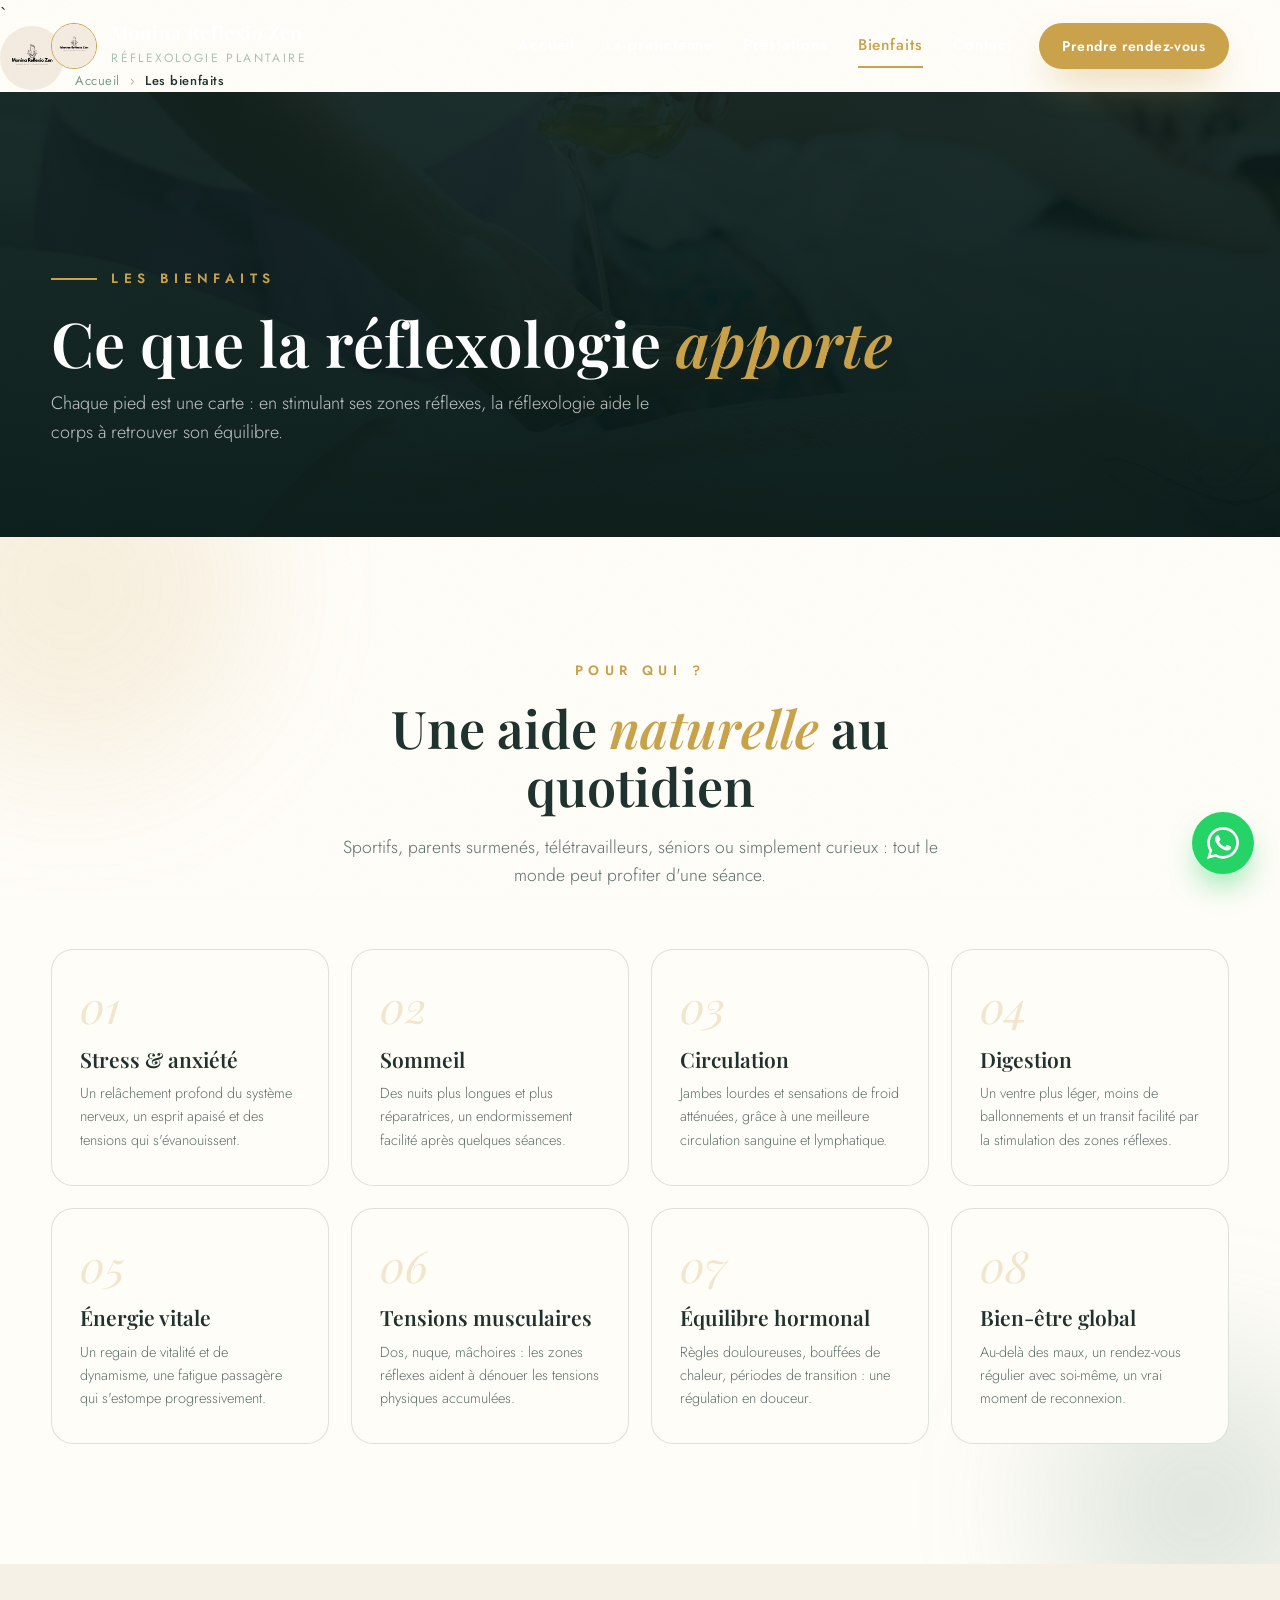
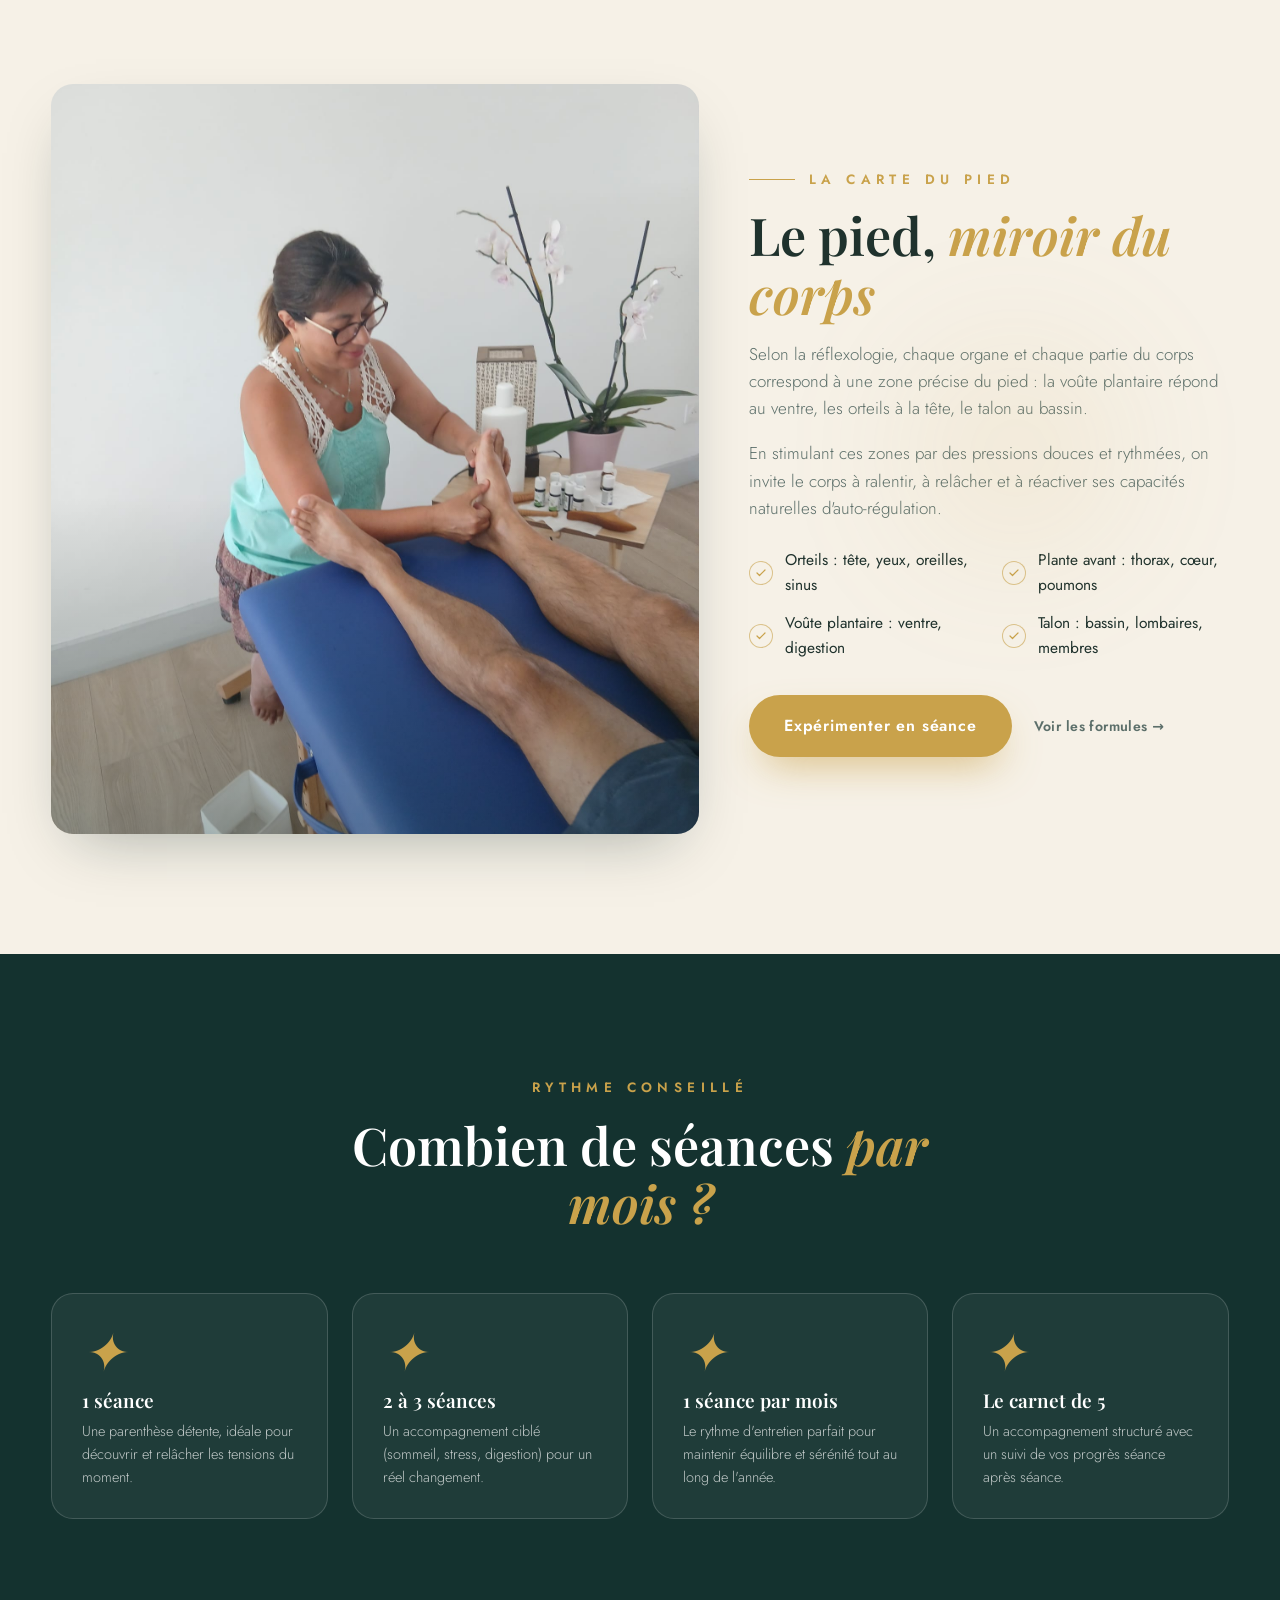
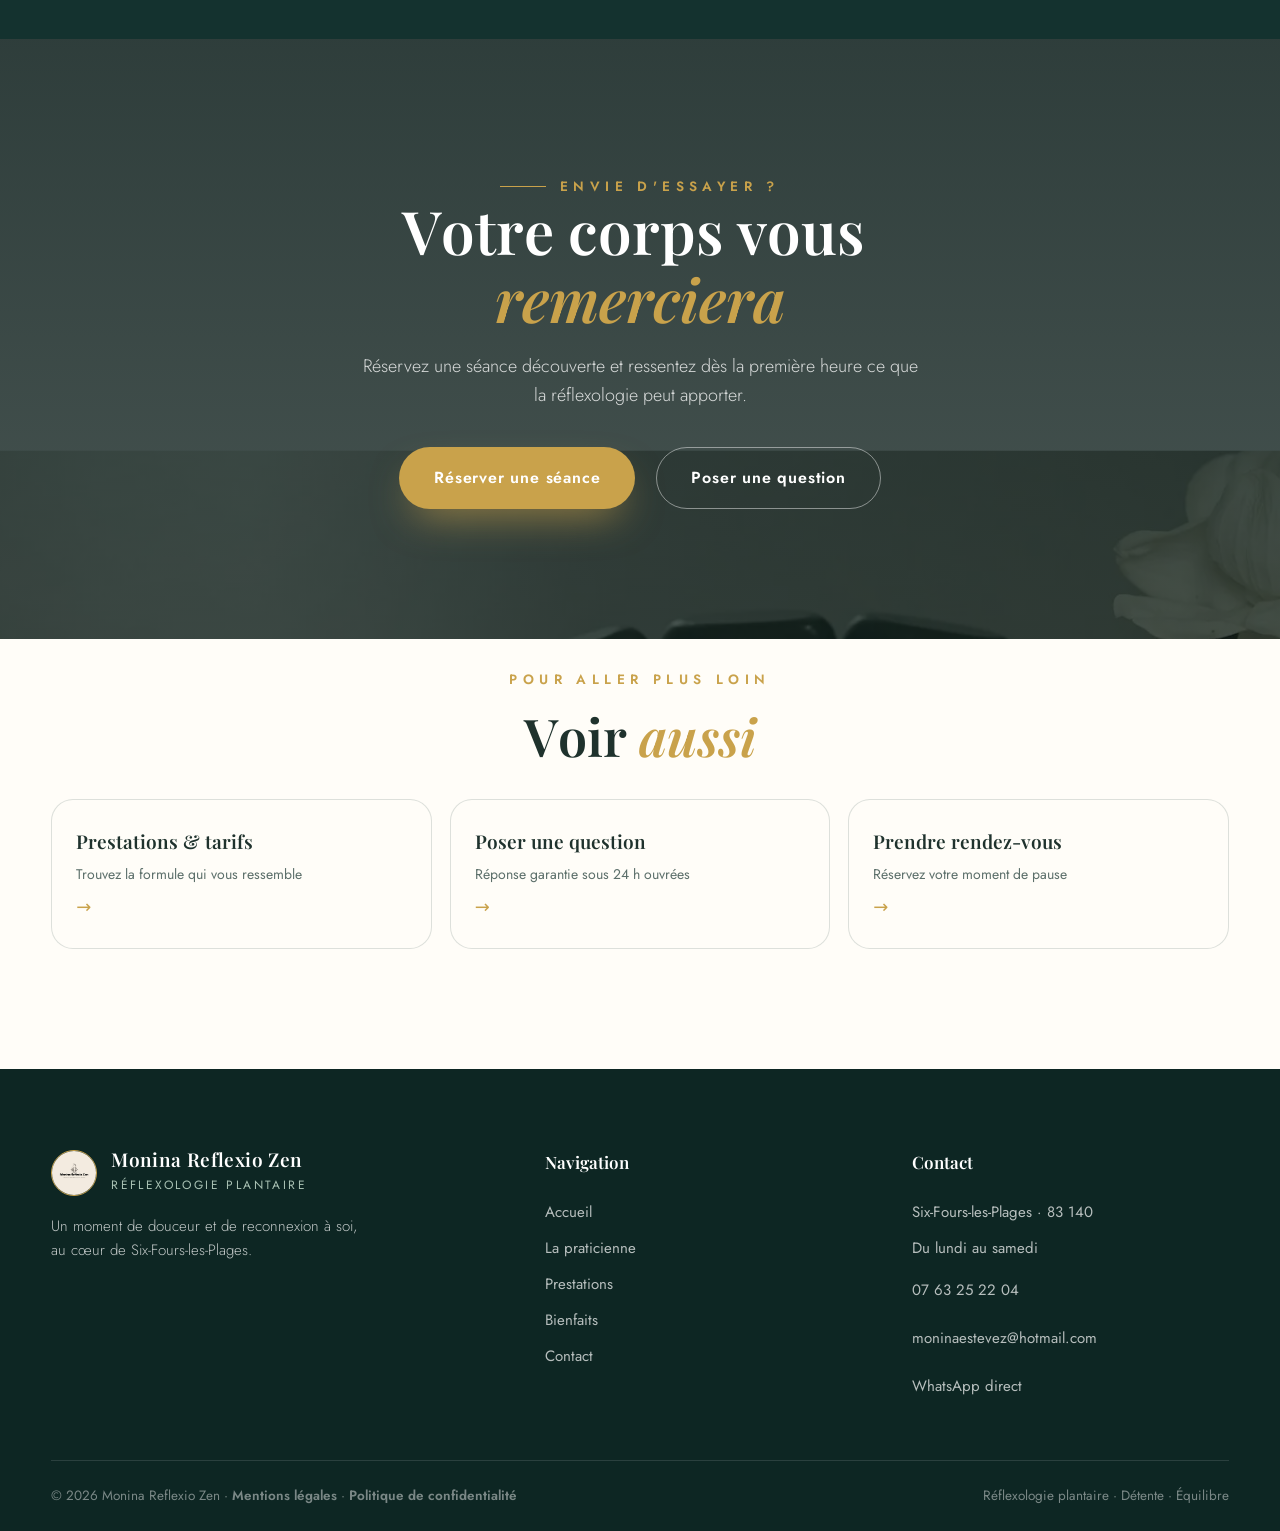
<file: bienfaits.html>
<!DOCTYPE html>
<html lang="fr">
<head>
<meta charset="UTF-8">
<meta name="viewport" content="width=device-width, initial-scale=1.0">
<title>Les bienfaits de la réflexologie plantaire — Monina Reflexio Zen</title>
<meta name="description" content="Stress, anxiété, sommeil, circulation, digestion, énergie, tensions musculaires, équilibre hormonal : tous les bienfaits de la réflexologie plantaire à Six-Fours-les-Plages.">
<link rel="canonical" href="https://reflexio-zen-v2.vercel.app/bienfaits.html">
<meta name="geo.region" content="FR-83">
<meta name="geo.placename" content="Six-Fours-les-Plages">
<meta name="geo.position" content="43.0931;5.8397">
<meta name="ICBM" content="43.0931, 5.8397">
<meta name="robots" content="index, follow, max-image-preview:large">
<meta property="og:type" content="website">
<meta property="og:locale" content="fr_FR">
<meta property="og:site_name" content="Monina Reflexio Zen">
<meta property="og:title" content="Les bienfaits de la réflexologie plantaire — Monina Reflexio Zen">
<meta property="og:description" content="Détente profonde, meilleur sommeil, circulation stimulée, digestion facilitée, énergie retrouvée : découvrez les bienfaits de la réflexologie plantaire.">
<meta property="og:url" content="https://reflexio-zen-v2.vercel.app/bienfaits.html">
<meta property="og:image" content="https://reflexio-zen-v2.vercel.app/images/spa.webp">
<meta name="twitter:card" content="summary_large_image">
<meta name="twitter:title" content="Les bienfaits de la réflexologie plantaire — Monina Reflexio Zen">
<meta name="twitter:description" content="Détente, sommeil, circulation, digestion, énergie : les bienfaits de la réflexologie plantaire.">
<meta name="twitter:image" content="https://reflexio-zen-v2.vercel.app/images/spa.webp">
<link rel="icon" type="image/svg+xml" href="images/favicon.svg">
  <link rel="stylesheet" href="css/style.css?v=2.1">
<script type="application/ld+json">
{
  "@context": "https://schema.org",
  "@type": "MedicalWebPage",
  "name": "Bienfaits de la réflexologie plantaire",
  "description": "Découvrez les bienfaits de la réflexologie plantaire sur le corps et le mind : réduction du stress, meilleure circulation, soulagement des douleurs.",
  "url": "https://reflexio-zen-v2.vercel.app/bienfaits.html",
  "publisher": {
    "@type": "HealthAndBeautyBusiness",
    "name": "Reflexio Zen",
    "url": "https://reflexio-zen-v2.vercel.app"
  }
}
</script>`


<noscript><style>.reveal,.reveal.in{opacity:1!important;transform:none!important}.split-title .lt{opacity:1!important;transform:none!important}</style></noscript>
</head>
<body class="grain" data-page="bienfaits">

<div class="mobile-cta" role="navigation" aria-label="Actions rapides">
  <a href="tel:+33763252204" class="mc-call"><svg viewBox="0 0 24 24" fill="currentColor"><path d="M6.62 10.79a15.05 15.05 0 006.59 6.59l2.2-2.2a1 1 0 011.02-.24c1.12.37 2.33.57 3.57.57a1 1 0 011 1V20a1 1 0 01-1 1C10.61 21 3 13.39 3 4a1 1 0 011-1h3.5a1 1 0 011 1c0 1.24.2 2.45.57 3.57a1 1 0 01-.25 1.02l-2.2 2.2z"/></svg><span>Appeler</span></a>
  <a href="https://wa.me/33763252204?text=Bonjour%20Reflexio%20Zen%2C%20je%20souhaite%20des%20informations%20sur%20vos%20s%C3%A9ances." target="_blank" rel="noopener" class="mc-wa"><svg viewBox="0 0 24 24" fill="currentColor"><path d="M17.472 14.382c-.297-.149-1.758-.867-2.03-.967-.273-.099-.471-.148-.67.15-.197.297-.767.966-.94 1.164-.173.199-.347.223-.644.075-.297-.15-1.255-.463-2.39-1.475-.883-.788-1.48-1.761-1.653-2.059-.173-.297-.018-.458.13-.606.134-.133.298-.347.446-.52.149-.174.198-.298.298-.497.099-.198.05-.371-.025-.52-.075-.149-.669-1.612-.916-2.207-.242-.579-.487-.5-.669-.51-.173-.008-.371-.01-.57-.01-.198 0-.52.074-.792.372-.272.297-1.04 1.016-1.04 2.479 0 1.462 1.065 2.875 1.213 3.074.149.198 2.096 3.2 5.077 4.487.709.306 1.262.489 1.694.625.712.227 1.36.195 1.871.118.571-.085 1.758-.719 2.006-1.413.248-.694.248-1.289.173-1.413-.074-.124-.272-.198-.57-.347m-5.421 7.403h-.004a9.87 9.87 0 01-5.031-1.378l-.361-.214-3.741.982.998-3.648-.235-.374a9.86 9.86 0 01-1.51-5.26c.001-5.45 4.436-9.884 9.888-9.884 2.64 0 5.122 1.03 6.988 2.898a9.825 9.825 0 012.893 6.994c-.003 5.45-4.437 9.884-9.885 9.884m8.413-18.297A11.815 11.815 0 0012.05 0C5.495 0 .16 5.335.157 11.892c0 2.096.547 4.142 1.588 5.945L.057 24l6.305-1.654a11.882 11.882 0 005.683 1.448h.005c6.554 0 11.89-5.335 11.893-11.893a11.821 11.821 0 00-3.48-8.413z"/></svg><span>WhatsApp</span></a>
  <a href="rdv.html" class="mc-rdv"><svg viewBox="0 0 24 24" fill="currentColor"><path d="M17 12h-5v5h5v-5zM16 1v2H8V1H6v2H5a2 2 0 00-2 2v14a2 2 0 002 2h14a2 2 0 002-2V5a2 2 0 00-2-2h-1V1h-2zm3 18H5V8h14v11z"/></svg><span>Réserver</span></a>
</div>


<div class="intro">
  <div class="intro-inner">
    <div class="intro-lotus">
      <img class="u-avatar-spin" src="images/logo.webp" width="64" height="64" alt="Monina Reflexio Zen">
    </div>
    <div class="intro-word" data-word="MONINA REFLEXIO ZEN"></div>
    <div class="intro-sub">Les bienfaits</div>
    <div class="intro-line"><i></i></div>
  </div>
</div>
</script>

<div class="page-flash"></div>

<header class="header">
  <div class="wrap">
    <a class="brand" href="index.html">
      <img class="mark" src="images/logo.webp" width="46" height="46" alt="Monina Reflexio Zen">
      <div>
        <b>Monina Reflexio Zen</b>
        <span>Réflexologie plantaire</span>
      </div>
    </a>
    <nav class="nav">
      <a href="index.html">Accueil</a>
      <a href="apropos.html">La praticienne</a>
      <a href="prestations.html">Prestations</a>
      <a href="bienfaits.html" class="active">Bienfaits</a>
      <a href="contact.html">Contact</a>
    </nav>
    <div class="header-actions">
      <a class="btn btn-gold btn-sm" href="rdv.html">Prendre rendez-vous</a>
    </div>
    <button class="burger" aria-label="Menu"><span></span><span></span><span></span></button>
  </div>
</header>

<main>
<nav class="breadcrumb wrap" aria-label="Fil d'Ariane"><a href="index.html">Accueil</a><span class="sep">&rsaquo;</span><span aria-current="page">Les bienfaits</span></nav>

<div class="menu-mobile">
  <a href="index.html">Accueil</a>
  <a href="apropos.html">La praticienne</a>
  <a href="prestations.html">Prestations</a>
  <a href="bienfaits.html">Bienfaits</a>
  <a href="contact.html">Contact</a>
  <a class="u-or" href="rdv.html">Prendre rendez-vous</a>
  <div class="mm-foot">Cabinet à Six-Fours-les-Plages</div>
</div>

<section class="page-hero">
  <div class="bg"><img src="images/spa.webp" width="1600" height="1067" loading="lazy" decoding="async" alt="Moment de détente et de relaxation"></div>
  <div class="veil"></div>
  <div class="wrap">
    <span class="eyebrow">Les bienfaits</span>
    <h1 class="split-title">Ce que la réflexologie <em>apporte</em></h1>
    <p>Chaque pied est une carte : en stimulant ses zones réflexes, la réflexologie aide le corps à retrouver son équilibre.</p>
  </div>
</section>

<section class="section with-orbs">
  <div class="orb o1"></div><div class="orb o2"></div>
  <div class="wrap">
    <div class="section-head center reveal">
      <span class="eyebrow">Pour qui ?</span>
      <h2 class="split-title">Une aide <em>naturelle</em> au quotidien</h2>
      <p>Sportifs, parents surmenés, télétravailleurs, séniors ou simplement curieux : tout le monde peut profiter d'une séance.</p>
    </div>
    <div class="benefits-grid">
      <div class="benefit reveal"><span class="num">01</span><h3>Stress &amp; anxiété</h3><p>Un relâchement profond du système nerveux, un esprit apaisé et des tensions qui s'évanouissent.</p></div>
      <div class="benefit reveal" data-delay="1"><span class="num">02</span><h3>Sommeil</h3><p>Des nuits plus longues et plus réparatrices, un endormissement facilité après quelques séances.</p></div>
      <div class="benefit reveal" data-delay="2"><span class="num">03</span><h3>Circulation</h3><p>Jambes lourdes et sensations de froid atténuées, grâce à une meilleure circulation sanguine et lymphatique.</p></div>
      <div class="benefit reveal" data-delay="3"><span class="num">04</span><h3>Digestion</h3><p>Un ventre plus léger, moins de ballonnements et un transit facilité par la stimulation des zones réflexes.</p></div>
      <div class="benefit reveal"><span class="num">05</span><h3>Énergie vitale</h3><p>Un regain de vitalité et de dynamisme, une fatigue passagère qui s'estompe progressivement.</p></div>
      <div class="benefit reveal" data-delay="1"><span class="num">06</span><h3>Tensions musculaires</h3><p>Dos, nuque, mâchoires : les zones réflexes aident à dénouer les tensions physiques accumulées.</p></div>
      <div class="benefit reveal" data-delay="2"><span class="num">07</span><h3>Équilibre hormonal</h3><p>Règles douloureuses, bouffées de chaleur, périodes de transition : une régulation en douceur.</p></div>
      <div class="benefit reveal" data-delay="3"><span class="num">08</span><h3>Bien-être global</h3><p>Au-delà des maux, un rendez-vous régulier avec soi-même, un vrai moment de reconnexion.</p></div>
    </div>
  </div>
</section>

<section class="section sand with-orbs">
  <div class="orb o3"></div>
  <div class="wrap about-grid">
    <div class="about-media reveal">
      <div class="img-main"><img src="images/monica-praticienne.jpg" loading="lazy" decoding="async" alt="Séance de réflexologie plantaire" data-lightbox="images/monica-praticienne.jpg"></div>
    </div>
    <div class="about-txt reveal" data-delay="1">
      <span class="eyebrow">La carte du pied</span>
      <h2 class="split-title">Le pied, <em>miroir du corps</em></h2>
      <p>Selon la réflexologie, chaque organe et chaque partie du corps correspond à une zone précise du pied : la voûte plantaire répond au ventre, les orteils à la tête, le talon au bassin.</p>
      <p>En stimulant ces zones par des pressions douces et rythmées, on invite le corps à ralentir, à relâcher et à réactiver ses capacités naturelles d'auto-régulation.</p>
      <ul class="about-points">
        <li>Orteils : tête, yeux, oreilles, sinus</li>
        <li>Plante avant : thorax, cœur, poumons</li>
        <li>Voûte plantaire : ventre, digestion</li>
        <li>Talon : bassin, lombaires, membres</li>
      </ul>
      <div class="about-cta">
        <a class="btn btn-gold" href="rdv.html">Expérimenter en séance</a>
        <span class="mini"><a class="link-line" href="prestations.html">Voir les formules →</a></span>
      </div>
    </div>
  </div>
</section>

<section class="section teal">
  <div class="wrap">
    <div class="section-head center reveal">
      <span class="eyebrow">Rythme conseillé</span>
      <h2 class="split-title">Combien de séances <em>par mois ?</em></h2>
    </div>
    <div class="steps">
      <div class="step reveal"><span class="n">✦</span><h3>1 séance</h3><p>Une parenthèse détente, idéale pour découvrir et relâcher les tensions du moment.</p></div>
      <div class="step reveal" data-delay="1"><span class="n">✦</span><h3>2 à 3 séances</h3><p>Un accompagnement ciblé (sommeil, stress, digestion) pour un réel changement.</p></div>
      <div class="step reveal" data-delay="2"><span class="n">✦</span><h3>1 séance par mois</h3><p>Le rythme d'entretien parfait pour maintenir équilibre et sérénité tout au long de l'année.</p></div>
      <div class="step reveal" data-delay="3"><span class="n">✦</span><h3>Le carnet de 5</h3><p>Un accompagnement structuré avec un suivi de vos progrès séance après séance.</p></div>
    </div>
  </div>
</section>

<section class="cta-band">
  <div class="bg"><img src="images/seance2.webp" width="1600" height="1067" loading="lazy" decoding="async" alt="Séance de réflexologie plantaire" data-parallax></div>
  <div class="veil"></div>
  <div class="wrap">
    <span class="eyebrow">Envie d'essayer ?</span>
    <h2 class="split-title">Votre corps vous <em>remerciera</em></h2>
    <p>Réservez une séance découverte et ressentez dès la première heure ce que la réflexologie peut apporter.</p>
    <a class="btn btn-gold" href="rdv.html">Réserver une séance</a>
    <a class="btn btn-outline-l" href="contact.html">Poser une question</a>
  </div>
</section>

<section class="section voir-aussi">
  <div class="wrap">
    <span class="eyebrow center">Pour aller plus loin</span>
    <h2 class="split-title u-center">Voir <em>aussi</em></h2>
    <div class="va-grid">
      <a class="va-card" href="prestations.html"><b>Prestations &amp; tarifs</b><span>Trouvez la formule qui vous ressemble</span></a>
      <a class="va-card" href="contact.html"><b>Poser une question</b><span>Réponse garantie sous 24 h ouvrées</span></a>
      <a class="va-card" href="rdv.html"><b>Prendre rendez-vous</b><span>Réservez votre moment de pause</span></a>
    </div>
  </div>
</section>

</main>

<footer>
  <div class="wrap">
    <div class="foot-grid">
      <div class="foot-brand">
        <a class="brand" href="index.html">
          <img class="mark" src="images/logo.webp" width="46" height="46" alt="Monina Reflexio Zen">
          <div><b>Monina Reflexio Zen</b><span>Réflexologie plantaire</span></div>
        </a>
        <p>Un moment de douceur et de reconnexion à soi, au cœur de Six-Fours-les-Plages.</p>
      </div>
      <div class="foot-col">
        <h4>Navigation</h4>
        <a href="index.html">Accueil</a>
        <a href="apropos.html">La praticienne</a>
        <a href="prestations.html">Prestations</a>
        <a href="bienfaits.html">Bienfaits</a>
        <a href="contact.html">Contact</a>
      </div>
      <div class="foot-col">
        <h4>Contact</h4>
        <ul>
          <li>Six-Fours-les-Plages · 83 140</li>
          <li>Du lundi au samedi</li>
          <li><a href="tel:0763252204">07 63 25 22 04</a></li>
          <li><a href="mailto:moninaestevez@hotmail.com">moninaestevez@hotmail.com</a></li>
          <li><a href="https://wa.me/33763252204" target="_blank" rel="noopener">WhatsApp direct</a></li>
        </ul>
      </div>
    </div>
    <div class="foot-bottom">
      <span>© 2026 Monina Reflexio Zen · <a class="link-line" href="mentions-legales.html">Mentions légales</a> · <a class="link-line" href="politique-confidentialite.html">Politique de confidentialité</a></span>
      <span>Réflexologie plantaire · Détente · Équilibre</span>
    </div>
  </div>
</footer>

<a class="wa-fab" href="https://wa.me/33763252204?text=Bonjour%20Reflexio%20Zen%2C%20je%20souhaite%20des%20informations%20sur%20vos%20s%C3%A9ances." target="_blank" rel="noopener" aria-label="Discuter sur WhatsApp">
  <svg viewBox="0 0 24 24"><path d="M17.472 14.382c-.297-.149-1.758-.867-2.03-.967-.273-.099-.471-.148-.67.15-.197.297-.767.966-.94 1.164-.173.199-.347.223-.644.075-.297-.15-1.255-.463-2.39-1.475-.883-.788-1.48-1.761-1.653-2.059-.173-.297-.018-.458.13-.606.134-.133.298-.347.446-.52.149-.174.198-.298.298-.497.099-.198.05-.371-.025-.52-.075-.149-.669-1.612-.916-2.207-.242-.579-.487-.5-.669-.51-.173-.008-.371-.01-.57-.01-.198 0-.52.074-.792.372-.272.297-1.04 1.016-1.04 2.479 0 1.462 1.065 2.875 1.213 3.074.149.198 2.096 3.2 5.077 4.487.709.306 1.262.489 1.694.625.712.227 1.36.195 1.871.118.571-.085 1.758-.719 2.006-1.413.248-.694.248-1.289.173-1.413-.074-.124-.272-.198-.57-.347m-5.421 7.403h-.004a9.87 9.87 0 01-5.031-1.378l-.361-.214-3.741.982.998-3.648-.235-.374a9.86 9.86 0 01-1.51-5.26c.001-5.45 4.436-9.884 9.888-9.884 2.64 0 5.122 1.03 6.988 2.898a9.825 9.825 0 012.893 6.994c-.003 5.45-4.437 9.884-9.885 9.884m8.413-18.297A11.815 11.815 0 0012.05 0C5.495 0 .16 5.335.157 11.892c0 2.096.547 4.142 1.588 5.945L.057 24l6.305-1.654a11.882 11.882 0 005.683 1.448h.005c6.554 0 11.89-5.335 11.893-11.893a11.821 11.821 0 00-3.48-8.413z"/></svg>
  <span class="tip">Discuter sur WhatsApp</span>
</a>

<script src="js/main.js" defer></script>
</body>
</html>
</file>
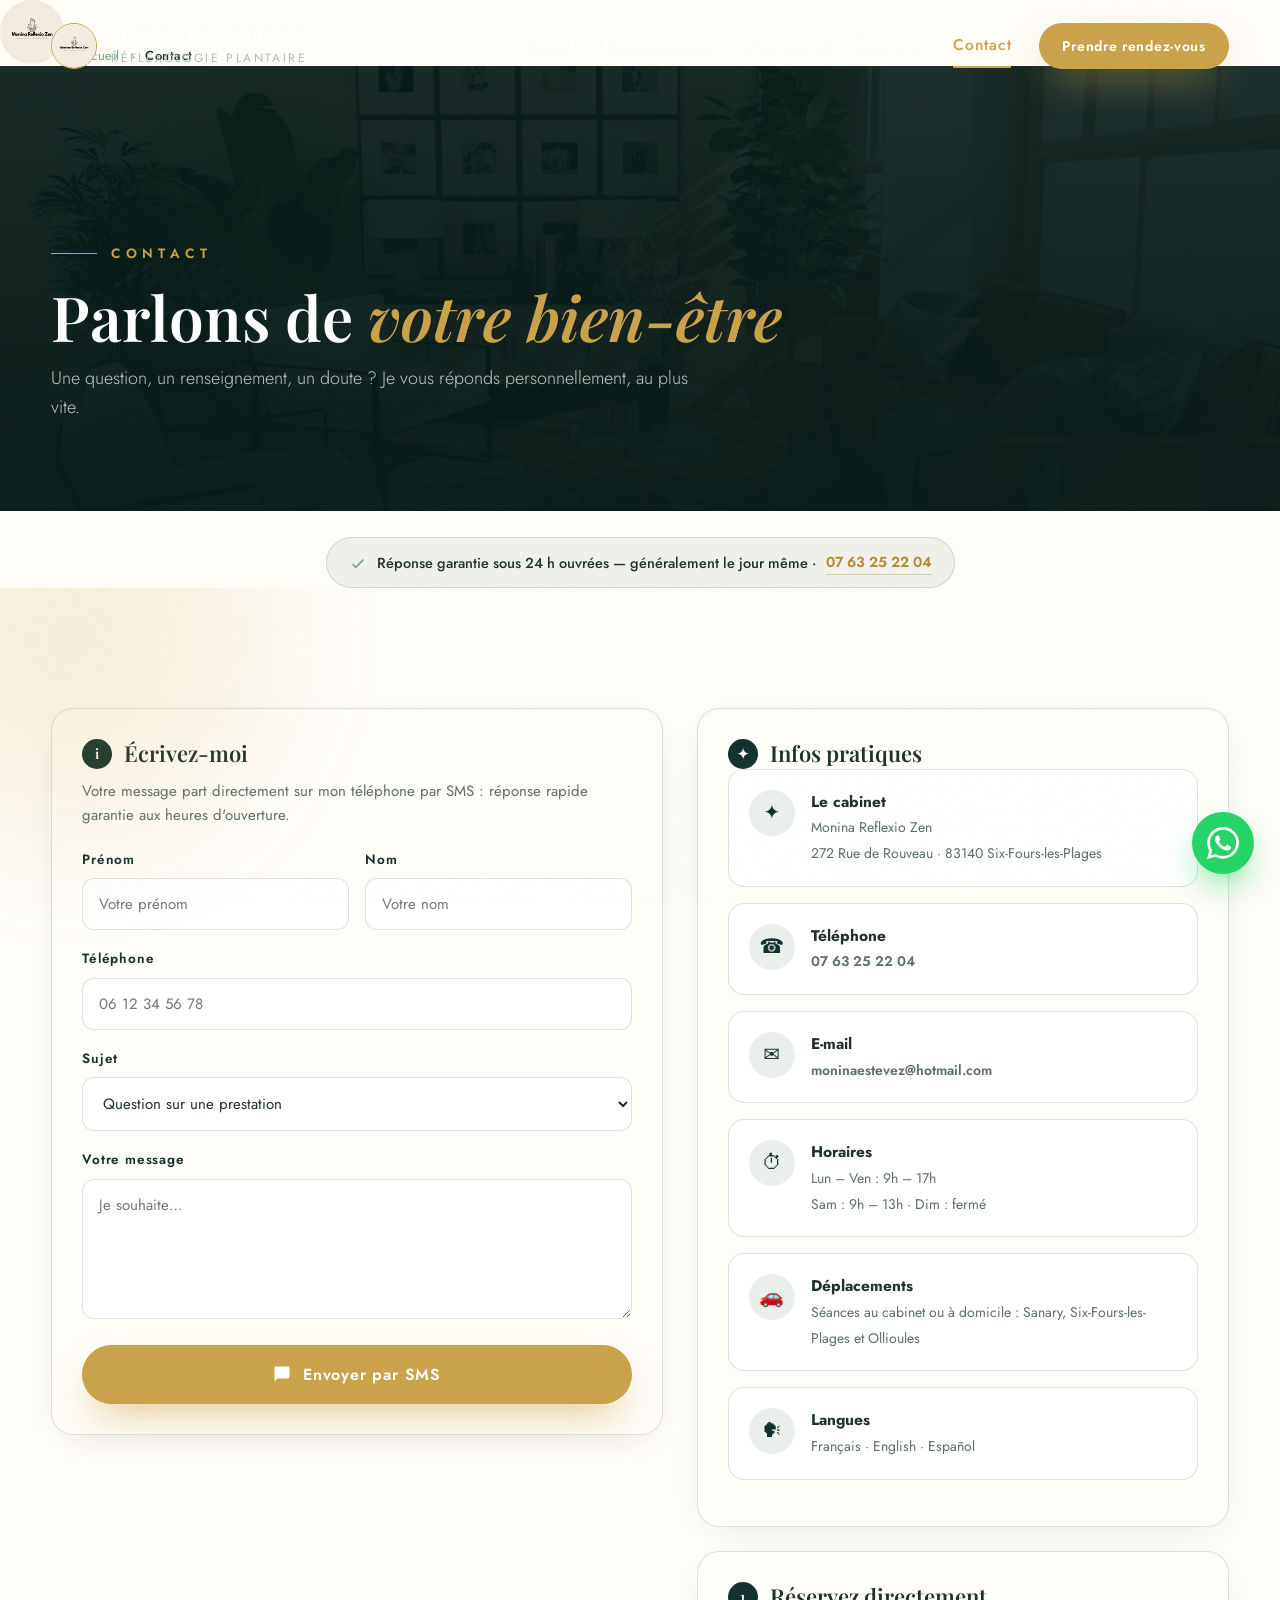
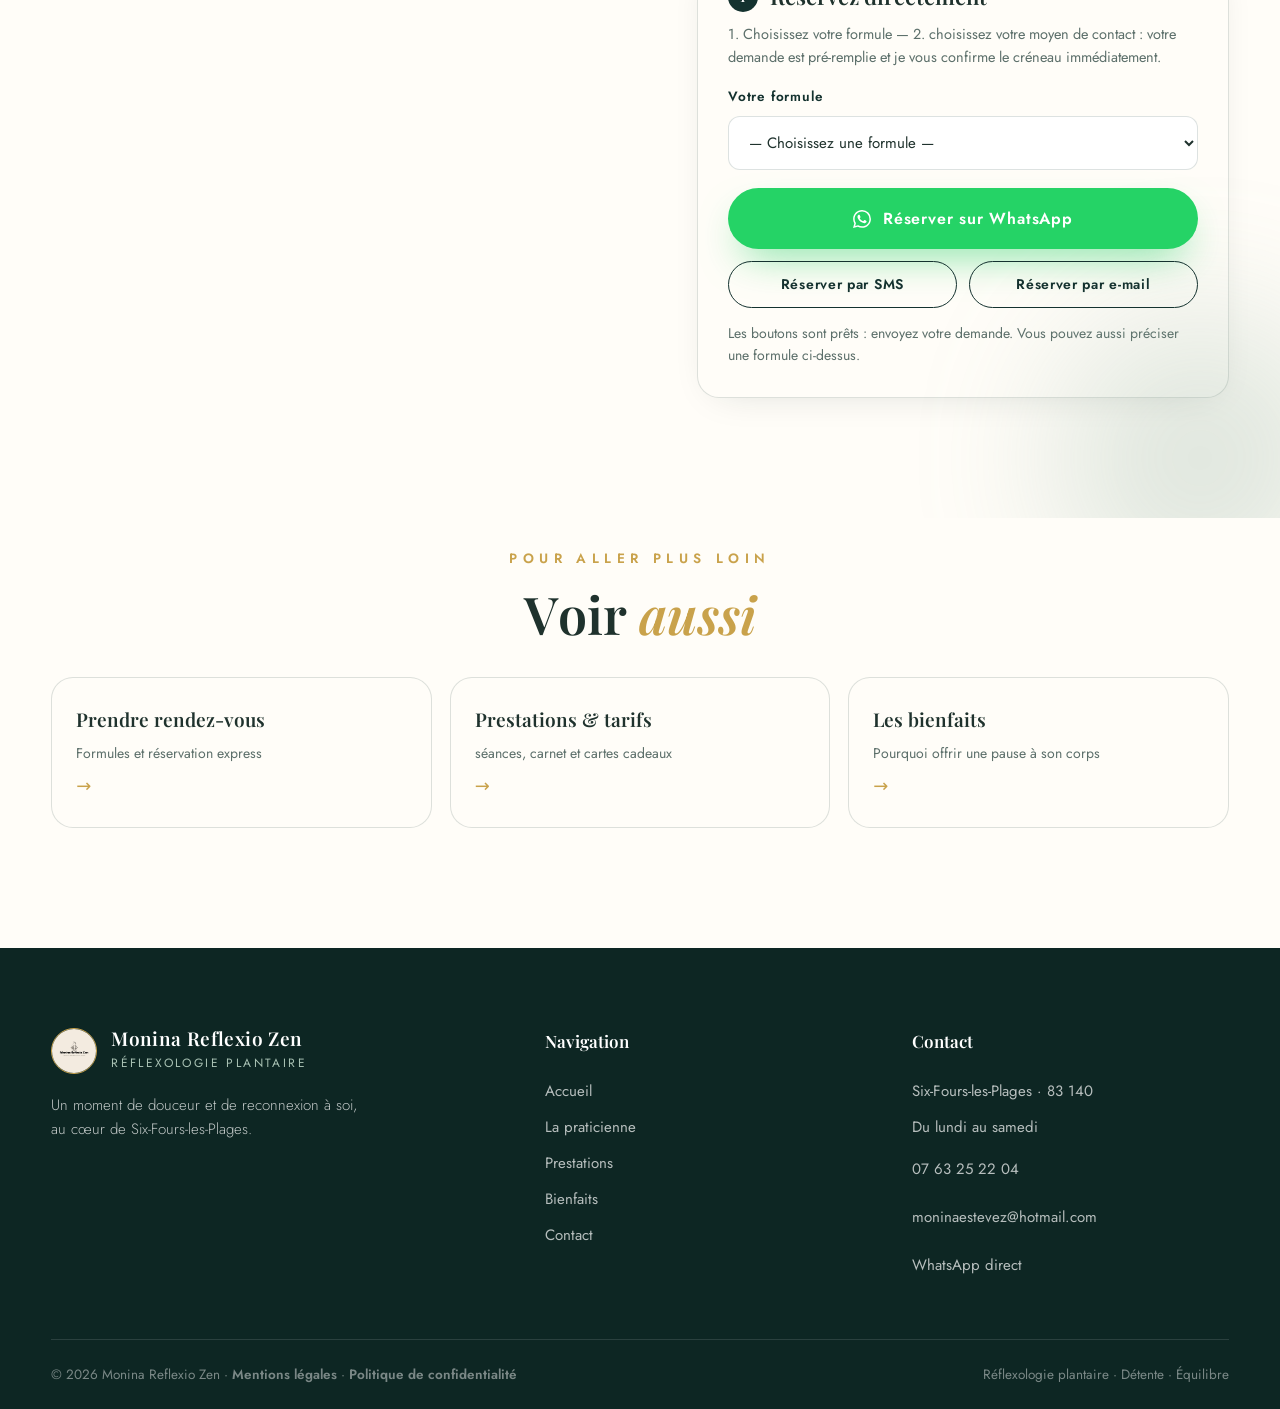
<file: contact.html>
<!DOCTYPE html>
<html lang="fr">
<head>
<meta charset="UTF-8">
<meta name="viewport" content="width=device-width, initial-scale=1.0">
<title>Contact & réservation — Monina Reflexio Zen à Six-Fours-les-Plages</title>
<meta name="description" content="Contactez Monina Reflexio Zen à Six-Fours-les-Plages : téléphone, WhatsApp, e-mail, adresse du cabinet et horaires d'ouverture. Réservez votre séance de réflexologie plantaire.">
<link rel="canonical" href="https://reflexio-zen-v2.vercel.app/contact.html">
<meta name="geo.region" content="FR-83">
<meta name="geo.placename" content="Six-Fours-les-Plages">
<meta name="geo.position" content="43.0931;5.8397">
<meta name="ICBM" content="43.0931, 5.8397">
<meta name="robots" content="index, follow, max-image-preview:large">
<meta property="og:type" content="website">
<meta property="og:locale" content="fr_FR">
<meta property="og:site_name" content="Monina Reflexio Zen">
<meta property="og:title" content="Contact & réservation — Monina Reflexio Zen à Six-Fours-les-Plages">
<meta property="og:description" content="Téléphone, WhatsApp, adresse et horaires du cabinet Monina Reflexio Zen à Six-Fours-les-Plages.">
<meta property="og:url" content="https://reflexio-zen-v2.vercel.app/contact.html">
<meta property="og:image" content="https://reflexio-zen-v2.vercel.app/images/cabinet.webp">
<meta name="twitter:card" content="summary_large_image">
<meta name="twitter:title" content="Contact & réservation — Monina Reflexio Zen">
<meta name="twitter:description" content="Contactez Monina Reflexio Zen : téléphone, WhatsApp, adresse et horaires.">
<meta name="twitter:image" content="https://reflexio-zen-v2.vercel.app/images/cabinet.webp">
<link rel="icon" type="image/svg+xml" href="images/favicon.svg">
  <link rel="stylesheet" href="css/style.css?v=2.1">
<script type="application/ld+json">
{
  "@context": "https://schema.org",
  "@type": "HealthAndBeautyBusiness",
  "name": "Monina Reflexio Zen",
  "url": "https://reflexio-zen-v2.vercel.app/contact.html",
  "telephone": "+33763252204",
  "email": "moninaestevez@hotmail.com",
  "address": {
    "@type": "PostalAddress",
    "streetAddress": "272 Rue de Rouveau",
    "addressLocality": "Six-Fours-les-Plages",
    "postalCode": "83140",
    "addressCountry": "FR"
  },
  "openingHours": ["Mo-Fr 09:00-17:00", "Sa 09:00-13:00"],
  "contactPoint": {
    "@type": "ContactPoint",
    "contactType": "customer service",
    "telephone": "+33763252204",
    "availableLanguage": ["French", "English", "Spanish"]
  }
}
</script>

<noscript><style>.reveal,.reveal.in{opacity:1!important;transform:none!important}.split-title .lt{opacity:1!important;transform:none!important}</style></noscript>
</head>
<body class="grain" data-page="contact">

<div class="intro">
  <div class="intro-inner">
    <div class="intro-lotus">
      <img class="u-avatar-spin" src="images/logo.webp" width="64" height="64" alt="Monina Reflexio Zen">
    </div>
    <div class="intro-word" data-word="MONINA REFLEXIO ZEN"></div>
    <div class="intro-sub">Contact</div>
    <div class="intro-line"><i></i></div>
  </div>
</div>
</script>

<div class="page-flash"></div>

<header class="header">
  <div class="wrap">
    <a class="brand" href="index.html">
      <img class="mark" src="images/logo.webp" width="46" height="46" alt="Monina Reflexio Zen">
      <div>
        <b>Monina Reflexio Zen</b>
        <span>Réflexologie plantaire</span>
      </div>
    </a>
    <nav class="nav">
      <a href="index.html">Accueil</a>
      <a href="apropos.html">La praticienne</a>
      <a href="prestations.html">Prestations</a>
      <a href="bienfaits.html">Bienfaits</a>
      <a href="contact.html" class="active">Contact</a>
    </nav>
    <div class="header-actions">
      <a class="btn btn-gold btn-sm" href="rdv.html">Prendre rendez-vous</a>
    </div>
    <button class="burger" aria-label="Menu"><span></span><span></span><span></span></button>
  </div>
</header>

<main>
<nav class="breadcrumb wrap" aria-label="Fil d'Ariane"><a href="index.html">Accueil</a><span class="sep">&rsaquo;</span><span aria-current="page">Contact</span></nav>

<div class="menu-mobile">
  <a href="index.html">Accueil</a>
  <a href="apropos.html">La praticienne</a>
  <a href="prestations.html">Prestations</a>
  <a href="bienfaits.html">Bienfaits</a>
  <a href="contact.html">Contact</a>
  <a class="u-or" href="rdv.html">Prendre rendez-vous</a>
  <div class="mm-foot">Cabinet à Six-Fours-les-Plages</div>
</div>

<section class="page-hero">
  <div class="bg"><img src="images/cabinet.webp" width="1600" height="1200" loading="lazy" decoding="async" alt="Accueil du cabinet Monina Reflexio Zen"></div>
  <div class="veil"></div>
  <div class="wrap">
    <span class="eyebrow">Contact</span>
    <h1 class="split-title">Parlons de <em>votre bien-être</em></h1>
    <p>Une question, un renseignement, un doute ? Je vous réponds personnellement, au plus vite.</p>
  </div>
</section>
<div class="wrap promise-wrap"><p class="promise-badge"><svg viewBox="0 0 24 24" fill="currentColor" aria-hidden="true"><path d="M9 16.2l-3.5-3.5L4 14.2 9 19.2 20 8.2l-1.5-1.5z"/></svg> Réponse garantie sous 24 h ouvrées — généralement le jour même · <a href="tel:+33763252204">07 63 25 22 04</a></p></div>



<section class="section with-orbs">
  <div class="orb o1"></div><div class="orb o2"></div>
  <div class="wrap rdv-wrap">

    <div>
      <div class="card">
        <h3><span class="dot">i</span> Écrivez-moi</h3>
        <p class="u-muted15-b22">Votre message part directement sur mon téléphone par SMS : réponse rapide garantie aux heures d'ouverture.</p>
        <form id="contact-form" novalidate>
          <div class="field-row">
            <div class="field">
              <label for="c-prenom">Prénom</label>
              <input type="text" id="c-prenom" placeholder="Votre prénom">
              <span class="err-msg">Merci d'indiquer votre prénom.</span>
            </div>
            <div class="field">
              <label for="c-nom">Nom</label>
              <input type="text" id="c-nom" placeholder="Votre nom">
              <span class="err-msg">Merci d'indiquer votre nom.</span>
            </div>
          </div>
          <div class="field">
            <label for="c-tel">Téléphone</label>
            <input type="tel" id="c-tel" placeholder="06 12 34 56 78">
            <span class="err-msg">Merci d'indiquer un numéro de téléphone valide.</span>
          </div>
          <div class="field">
            <label for="c-sujet">Sujet</label>
            <select id="c-sujet">
              <option>Question sur une prestation</option>
              <option>Demande de carte cadeau</option>
              <option>Séance à domicile</option>
              <option>Autre demande</option>
            </select>
          </div>
          <div class="field">
            <label for="c-msg">Votre message</label>
            <textarea id="c-msg" rows="5" placeholder="Je souhaite…"></textarea>
            <span class="err-msg">Merci d'écrire un message.</span>
          </div>
          <button type="submit" class="btn btn-gold u-wfull-jcenter">
            <svg class="u-ico18" viewBox="0 0 24 24" fill="currentColor"><path d="M20 2H4c-1.1 0-2 .9-2 2v18l4-4h14c1.1 0 2-.9 2-2V4c0-1.1-.9-2-2-2z"/></svg>
            Envoyer par SMS
          </button>
        </form>
      </div>
    </div>

    <div>
      <div class="card">
        <h3><span class="dot">✦</span> Infos pratiques</h3>
        <div class="info-card"><div class="i">✦</div><div><b>Le cabinet</b><span>Monina Reflexio Zen<br>272 Rue de Rouveau · 83140 Six-Fours-les-Plages</span></div></div>
        <div class="info-card"><div class="i">☎</div><div><b>Téléphone</b><span><a class="link-line" href="tel:0763252204">07 63 25 22 04</a></span></div></div>
        <div class="info-card"><div class="i">✉</div><div><b>E-mail</b><span><a class="link-line" href="mailto:moninaestevez@hotmail.com">moninaestevez@hotmail.com</a></span></div></div>
        <div class="info-card"><div class="i">⏱</div><div><b>Horaires</b><span>Lun – Ven : 9h – 17h<br>Sam : 9h – 13h · Dim : fermé</span></div></div>
        <div class="info-card"><div class="i">🚗</div><div><b>Déplacements</b><span>Séances au cabinet ou à domicile : Sanary, Six-Fours-les-Plages et Ollioules</span></div></div>
        <div class="info-card"><div class="i">🗣</div><div><b>Langues</b><span>Français · English · Español</span></div></div>
      </div>

      <div class="card u-mt24">
        <h3><span class="dot">1</span> Réservez directement</h3>
        <p class="u-muted145">1. Choisissez votre formule — 2. choisissez votre moyen de contact : votre demande est pré-remplie et je vous confirme le créneau immédiatement.</p>
        <div class="field">
          <label for="rdv-formule">Votre formule</label>
          <select id="rdv-formule">
            <option value="">— Choisissez une formule —</option>
            <option value="une séance découverte (45 min · 45 €)">Séance découverte — 45 min · 45 €</option>
            <option value="une séance de réflexologie plantaire (60 min · 60 €)">Réflexologie plantaire — 60 min · 60 €</option>
            <option value="la formule détente et relaxation (90 min · 85 €)">Formule détente &amp; relaxation — 90 min · 85 €</option>
            <option value="le carnet de 5 séances (270 €)">Carnet de 5 séances — 270 €</option>
            <option value="une carte cadeau (dès 45 €)">Carte cadeau — dès 45 €</option>
            <option value="une séance à domicile (+15 €)">Séance à domicile — +15 €</option>
          </select>
        </div>
        <div class="u-col12-mt18">
          <a id="wa-submit" class="btn btn-wa u-wfull-jcenter" href="#" target="_blank" rel="noopener">
            <svg class="u-ico20" viewBox="0 0 24 24" fill="currentColor"><path d="M17.472 14.382c-.297-.149-1.758-.867-2.03-.967-.273-.099-.471-.148-.67.15-.197.297-.767.966-.94 1.164-.173.199-.347.223-.644.075-.297-.15-1.255-.463-2.39-1.475-.883-.788-1.48-1.761-1.653-2.059-.173-.297-.018-.458.13-.606.134-.133.298-.347.446-.52.149-.174.198-.298.298-.497.099-.198.05-.371-.025-.52-.075-.149-.669-1.612-.916-2.207-.242-.579-.487-.5-.669-.51-.173-.008-.371-.01-.57-.01-.198 0-.52.074-.792.372-.272.297-1.04 1.016-1.04 2.479 0 1.462 1.065 2.875 1.213 3.074.149.198 2.096 3.2 5.077 4.487.709.306 1.262.489 1.694.625.712.227 1.36.195 1.871.118.571-.085 1.758-.719 2.006-1.413.248-.694.248-1.289.173-1.413-.074-.124-.272-.198-.57-.347m-5.421 7.403h-.004a9.87 9.87 0 01-5.031-1.378l-.361-.214-3.741.982.998-3.648-.235-.374a9.86 9.86 0 01-1.51-5.26c.001-5.45 4.436-9.884 9.888-9.884 2.64 0 5.122 1.03 6.988 2.898a9.825 9.825 0 012.893 6.994c-.003 5.45-4.437 9.884-9.885 9.884m8.413-18.297A11.815 11.815 0 0012.05 0C5.495 0 .16 5.335.157 11.892c0 2.096.547 4.142 1.588 5.945L.057 24l6.305-1.654a11.882 11.882 0 005.683 1.448h.005c6.554 0 11.89-5.335 11.893-11.893a11.821 11.821 0 00-3.48-8.413z"/></svg>
            Réserver sur WhatsApp
          </a>
          <div class="u-row12">
            <a id="sms-submit" class="btn btn-outline btn-sm u-flex1-min150" href="#">Réserver par SMS</a>
            <a id="mail-submit" class="btn btn-outline btn-sm u-flex1-min150" href="#">Réserver par e-mail</a>
          </div>
        </div>
        <p class="u-muted14" id="rdv-hint">Choisissez d'abord une formule pour activer les boutons.</p>
      </div>
    </div>

  </div>
</section>

<section class="section voir-aussi">
  <div class="wrap">
    <span class="eyebrow center">Pour aller plus loin</span>
    <h2 class="split-title u-center">Voir <em>aussi</em></h2>
    <div class="va-grid">
      <a class="va-card" href="rdv.html"><b>Prendre rendez-vous</b><span>Formules et r&eacute;servation express</span></a>
      <a class="va-card" href="prestations.html"><b>Prestations &amp; tarifs</b><span>séances, carnet et cartes cadeaux</span></a>
      <a class="va-card" href="bienfaits.html"><b>Les bienfaits</b><span>Pourquoi offrir une pause à  son corps</span></a>
    </div>
  </div>
</section>

</main>

<footer>
  <div class="wrap">
    <div class="foot-grid">
      <div class="foot-brand">
        <a class="brand" href="index.html">
          <img class="mark" src="images/logo.webp" width="46" height="46" alt="Monina Reflexio Zen">
          <div><b>Monina Reflexio Zen</b><span>Réflexologie plantaire</span></div>
        </a>
        <p>Un moment de douceur et de reconnexion à soi, au cœur de Six-Fours-les-Plages.</p>
      </div>
      <div class="foot-col">
        <h4>Navigation</h4>
        <a href="index.html">Accueil</a>
        <a href="apropos.html">La praticienne</a>
        <a href="prestations.html">Prestations</a>
        <a href="bienfaits.html">Bienfaits</a>
        <a href="contact.html">Contact</a>
      </div>
      <div class="foot-col">
        <h4>Contact</h4>
        <ul>
          <li>Six-Fours-les-Plages · 83 140</li>
          <li>Du lundi au samedi</li>
          <li><a href="tel:0763252204">07 63 25 22 04</a></li>
          <li><a href="mailto:moninaestevez@hotmail.com">moninaestevez@hotmail.com</a></li>
          <li><a href="https://wa.me/33763252204" target="_blank" rel="noopener">WhatsApp direct</a></li>
        </ul>
      </div>
    </div>
    <div class="foot-bottom">
      <span>© 2026 Monina Reflexio Zen · <a class="link-line" href="mentions-legales.html">Mentions légales</a> · <a class="link-line" href="politique-confidentialite.html">Politique de confidentialité</a></span>
      <span>Réflexologie plantaire · Détente · Équilibre</span>
    </div>
  </div>
</footer>

<a class="wa-fab" href="https://wa.me/33763252204?text=Bonjour%20Reflexio%20Zen%2C%20je%20souhaite%20des%20informations%20sur%20vos%20s%C3%A9ances." target="_blank" rel="noopener" aria-label="Discuter sur WhatsApp">
  <svg viewBox="0 0 24 24"><path d="M17.472 14.382c-.297-.149-1.758-.867-2.03-.967-.273-.099-.471-.148-.67.15-.197.297-.767.966-.94 1.164-.173.199-.347.223-.644.075-.297-.15-1.255-.463-2.39-1.475-.883-.788-1.48-1.761-1.653-2.059-.173-.297-.018-.458.13-.606.134-.133.298-.347.446-.52.149-.174.198-.298.298-.497.099-.198.05-.371-.025-.52-.075-.149-.669-1.612-.916-2.207-.242-.579-.487-.5-.669-.51-.173-.008-.371-.01-.57-.01-.198 0-.52.074-.792.372-.272.297-1.04 1.016-1.04 2.479 0 1.462 1.065 2.875 1.213 3.074.149.198 2.096 3.2 5.077 4.487.709.306 1.262.489 1.694.625.712.227 1.36.195 1.871.118.571-.085 1.758-.719 2.006-1.413.248-.694.248-1.289.173-1.413-.074-.124-.272-.198-.57-.347m-5.421 7.403h-.004a9.87 9.87 0 01-5.031-1.378l-.361-.214-3.741.982.998-3.648-.235-.374a9.86 9.86 0 01-1.51-5.26c.001-5.45 4.436-9.884 9.888-9.884 2.64 0 5.122 1.03 6.988 2.898a9.825 9.825 0 012.893 6.994c-.003 5.45-4.437 9.884-9.885 9.884m8.413-18.297A11.815 11.815 0 0012.05 0C5.495 0 .16 5.335.157 11.892c0 2.096.547 4.142 1.588 5.945L.057 24l6.305-1.654a11.882 11.882 0 005.683 1.448h.005c6.554 0 11.89-5.335 11.893-11.893a11.821 11.821 0 00-3.48-8.413z"/></svg>
  <span class="tip">Discuter sur WhatsApp</span>
</a>

<div class="mobile-cta" role="navigation" aria-label="Actions rapides">
  <a href="tel:+33763252204" class="mc-call"><svg viewBox="0 0 24 24" fill="currentColor"><path d="M6.62 10.79a15.05 15.05 0 006.59 6.59l2.2-2.2a1 1 0 011.02-.24c1.12.37 2.33.57 3.57.57a1 1 0 011 1V20a1 1 0 01-1 1C10.61 21 3 13.39 3 4a1 1 0 011-1h3.5a1 1 0 011 1c0 1.24.2 2.45.57 3.57a1 1 0 01-.25 1.02l-2.2 2.2z"/></svg><span>Appeler</span></a>
  <a href="https://wa.me/33763252204?text=Bonjour%20Reflexio%20Zen%2C%20je%20souhaite%20des%20informations%20sur%20vos%20s%C3%A9ances." target="_blank" rel="noopener" class="mc-wa"><svg viewBox="0 0 24 24" fill="currentColor"><path d="M17.472 14.382c-.297-.149-1.758-.867-2.03-.967-.273-.099-.471-.148-.67.15-.197.297-.767.966-.94 1.164-.173.199-.347.223-.644.075-.297-.15-1.255-.463-2.39-1.475-.883-.788-1.48-1.761-1.653-2.059-.173-.297-.018-.458.13-.606.134-.133.298-.347.446-.52.149-.174.198-.298.298-.497.099-.198.05-.371-.025-.52-.075-.149-.669-1.612-.916-2.207-.242-.579-.487-.5-.669-.51-.173-.008-.371-.01-.57-.01-.198 0-.52.074-.792.372-.272.297-1.04 1.016-1.04 2.479 0 1.462 1.065 2.875 1.213 3.074.149.198 2.096 3.2 5.077 4.487.709.306 1.262.489 1.694.625.712.227 1.36.195 1.871.118.571-.085 1.758-.719 2.006-1.413.248-.694.248-1.289.173-1.413-.074-.124-.272-.198-.57-.347m-5.421 7.403h-.004a9.87 9.87 0 01-5.031-1.378l-.361-.214-3.741.982.998-3.648-.235-.374a9.86 9.86 0 01-1.51-5.26c.001-5.45 4.436-9.884 9.888-9.884 2.64 0 5.122 1.03 6.988 2.898a9.825 9.825 0 012.893 6.994c-.003 5.45-4.437 9.884-9.885 9.884m8.413-18.297A11.815 11.815 0 0012.05 0C5.495 0 .16 5.335.157 11.892c0 2.096.547 4.142 1.588 5.945L.057 24l6.305-1.654a11.882 11.882 0 005.683 1.448h.005c6.554 0 11.89-5.335 11.893-11.893a11.821 11.821 0 00-3.48-8.413z"/></svg><span>WhatsApp</span></a>
  <a href="rdv.html" class="mc-rdv"><svg viewBox="0 0 24 24" fill="currentColor"><path d="M17 12h-5v5h5v-5zM16 1v2H8V1H6v2H5a2 2 0 00-2 2v14a2 2 0 002 2h14a2 2 0 002-2V5a2 2 0 00-2-2h-1V1h-2zm3 18H5V8h14v11z"/></svg><span>Réserver</span></a>
</div>

<div class="toast"></div>

<script src="js/rdv.js" defer></script>
<script src="js/main.js" defer></script>
</body>
</html>
</file>
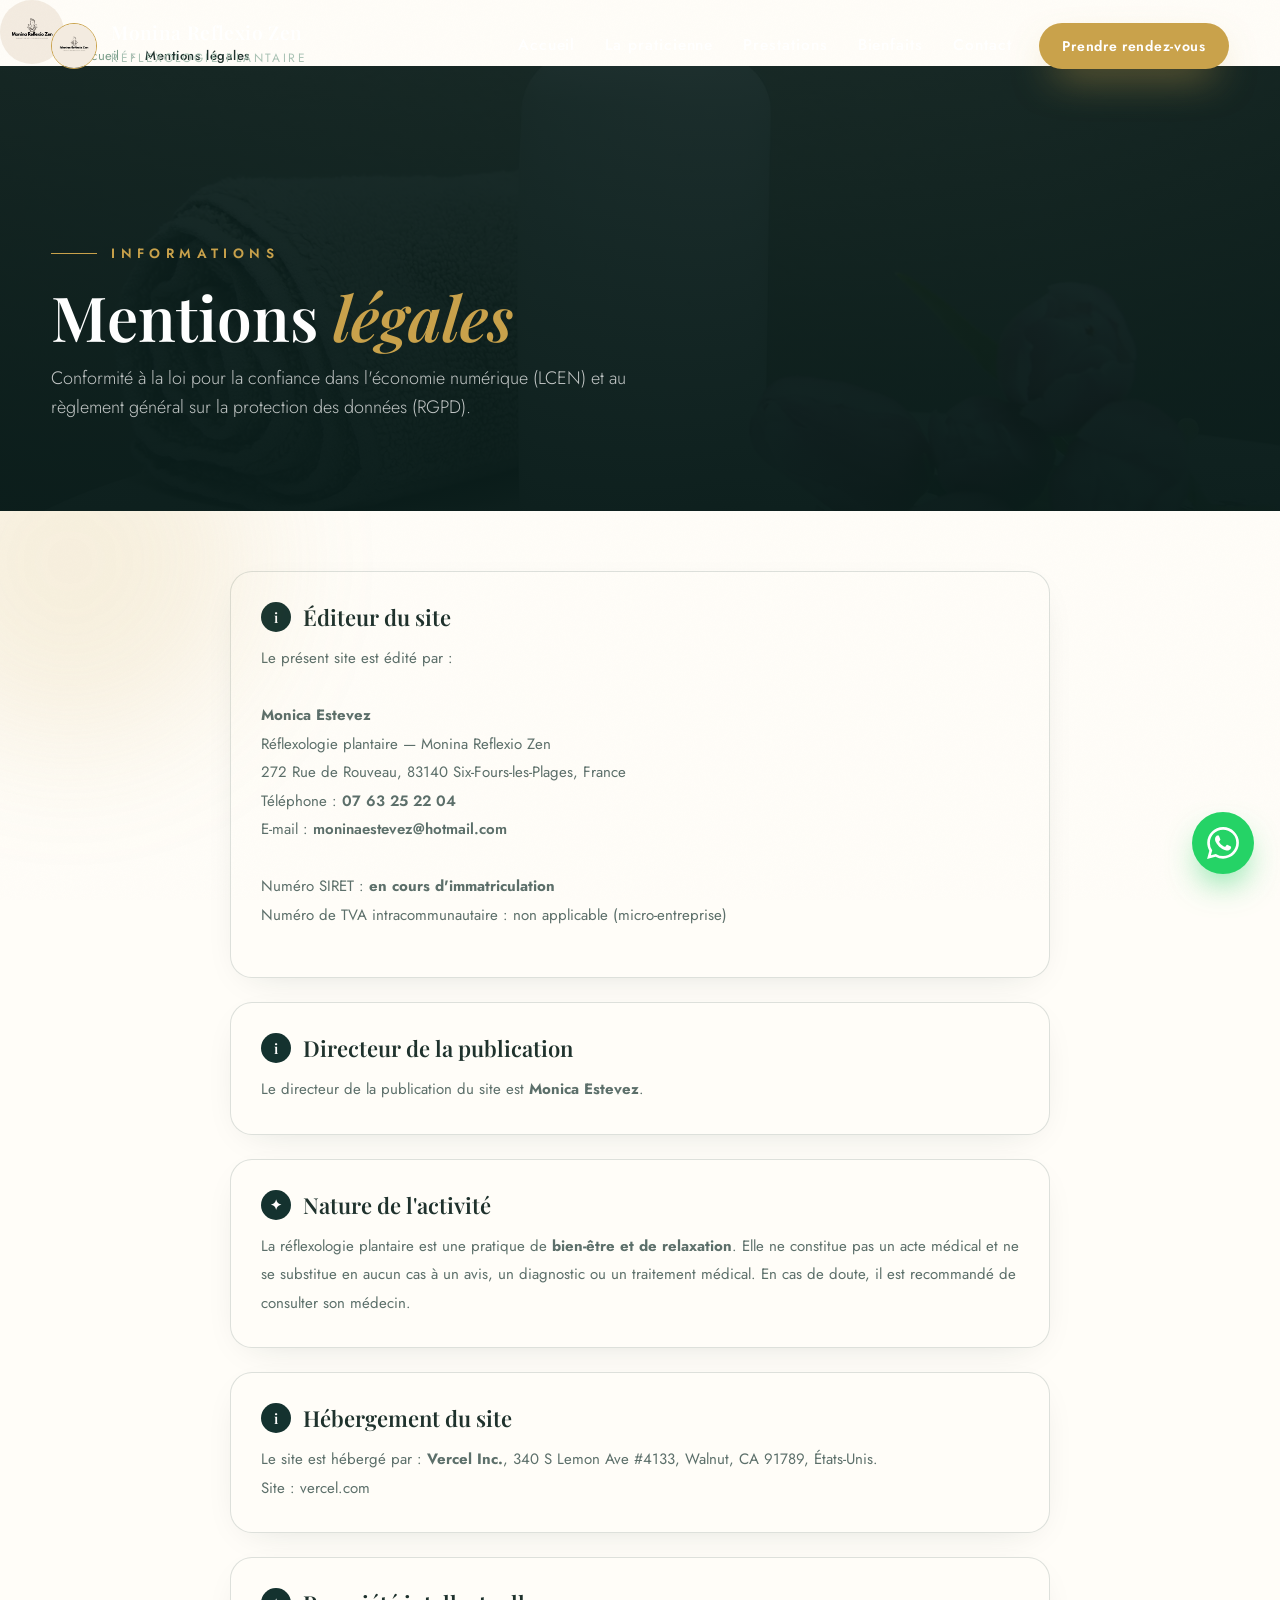
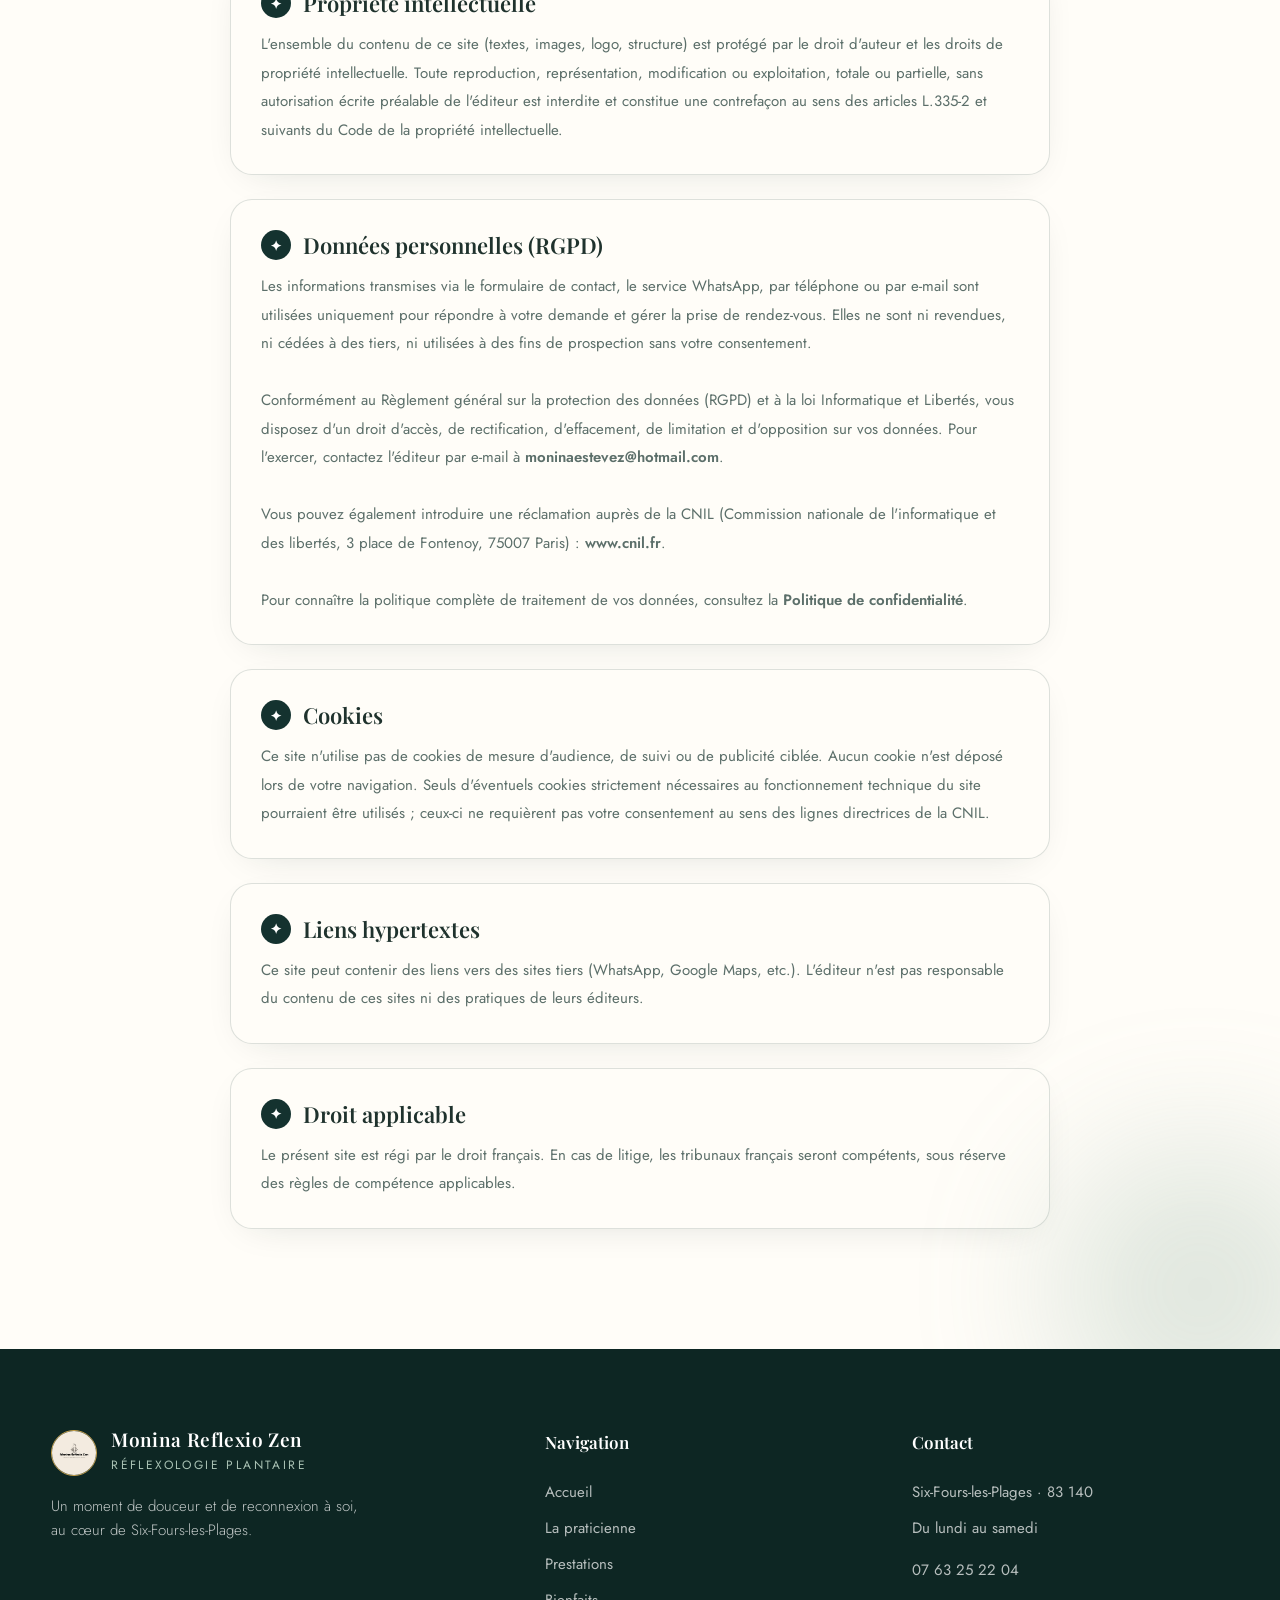
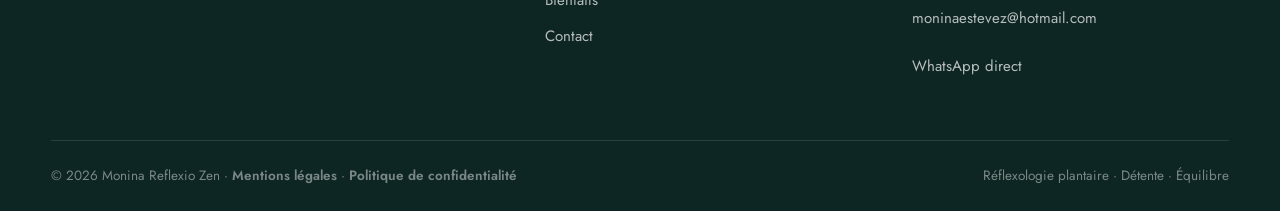
<file: mentions-legales.html>
<!DOCTYPE html>
<html lang="fr">
<head>
<meta charset="UTF-8">
<meta name="viewport" content="width=device-width, initial-scale=1.0">
<title>Mentions légales — Monina Reflexio Zen</title>
<meta name="description" content="Mentions légales du site Monina Reflexio Zen : éditeur, hébergement, propriété intellectuelle, protection des données personnelles (RGPD) et cookies.">
<link rel="canonical" href="https://reflexio-zen-v2.vercel.app/mentions-legales.html">
<meta name="geo.region" content="FR-83">
<meta name="geo.placename" content="Six-Fours-les-Plages">
<meta name="geo.position" content="43.0931;5.8397">
<meta name="ICBM" content="43.0931, 5.8397">
<meta name="robots" content="index, follow, max-image-preview:large">
<meta property="og:type" content="website">
<meta property="og:locale" content="fr_FR">
<meta property="og:site_name" content="Monina Reflexio Zen">
<meta property="og:title" content="Mentions légales — Monina Reflexio Zen">
<meta property="og:description" content="Mentions légales du site Monina Reflexio Zen : éditeur, hébergement, RGPD et cookies.">
<meta property="og:url" content="https://reflexio-zen-v2.vercel.app/mentions-legales.html">
<meta property="og:image" content="https://reflexio-zen-v2.vercel.app/images/hero.jpg">
<meta name="twitter:card" content="summary_large_image">
<meta name="twitter:title" content="Mentions légales — Monina Reflexio Zen">
<meta name="twitter:description" content="Mentions légales du site Monina Reflexio Zen.">
<meta name="twitter:image" content="https://reflexio-zen-v2.vercel.app/images/hero.jpg">
<link rel="icon" type="image/svg+xml" href="images/favicon.svg">
  <link rel="stylesheet" href="css/style.css?v=2.1">
<noscript><style>.reveal,.reveal.in{opacity:1!important;transform:none!important}.split-title .lt{opacity:1!important;transform:none!important}</style></noscript>
</head>
<body class="grain" data-page="mentions">

<div class="intro">
  <div class="intro-inner">
    <div class="intro-lotus">
      <img class="u-avatar-spin" src="images/logo.webp" width="64" height="64" alt="Monina Reflexio Zen">
    </div>
    <div class="intro-word" data-word="MONINA REFLEXIO ZEN"></div>
    <div class="intro-sub">Mentions légales</div>
    <div class="intro-line"><i></i></div>
  </div>
</div>
</script>

<div class="page-flash"></div>

<header class="header">
  <div class="wrap">
    <a class="brand" href="index.html">
      <img class="mark" src="images/logo.webp" width="46" height="46" alt="Monina Reflexio Zen">
      <div>
        <b>Monina Reflexio Zen</b>
        <span>Réflexologie plantaire</span>
      </div>
    </a>
    <nav class="nav">
      <a href="index.html">Accueil</a>
      <a href="apropos.html">La praticienne</a>
      <a href="prestations.html">Prestations</a>
      <a href="bienfaits.html">Bienfaits</a>
      <a href="contact.html">Contact</a>
    </nav>
    <div class="header-actions">
      <a class="btn btn-gold btn-sm" href="rdv.html">Prendre rendez-vous</a>
    </div>
    <button class="burger" aria-label="Menu"><span></span><span></span><span></span></button>
  </div>
</header>

<main>
<nav class="breadcrumb wrap" aria-label="Fil d'Ariane"><a href="index.html">Accueil</a><span class="sep">&rsaquo;</span><span aria-current="page">Mentions légales</span></nav>

<div class="menu-mobile">
  <a href="index.html">Accueil</a>
  <a href="apropos.html">La praticienne</a>
  <a href="prestations.html">Prestations</a>
  <a href="bienfaits.html">Bienfaits</a>
  <a href="contact.html">Contact</a>
  <a class="u-or" href="rdv.html">Prendre rendez-vous</a>
  <div class="mm-foot">Cabinet à Six-Fours-les-Plages</div>
</div>

<section class="page-hero">
  <div class="bg"><img src="images/hero.webp" width="1600" height="1067" loading="lazy" decoding="async" alt="Cabinet Monina Reflexio Zen"></div>
  <div class="veil"></div>
  <div class="wrap">
    <span class="eyebrow">Informations</span>
    <h1 class="split-title">Mentions <em>légales</em></h1>
    <p>Conformité à la loi pour la confiance dans l'économie numérique (LCEN) et au règlement général sur la protection des données (RGPD).</p>
  </div>
</section>

<section class="section with-orbs u-pt60">
  <div class="orb o1"></div><div class="orb o2"></div>
  <div class="wrap u-max820">

    <div class="card u-mb24">
      <h3><span class="dot">i</span> Éditeur du site</h3>
      <p class="u-lead-b18">
        Le présent site est édité par :<br><br>
        <b>Monica Estevez</b><br>
        Réflexologie plantaire — Monina Reflexio Zen<br>
        272 Rue de Rouveau, 83140 Six-Fours-les-Plages, France<br>
        Téléphone : <a class="link-line" href="tel:0763252204">07 63 25 22 04</a><br>
        E-mail : <a class="link-line" href="mailto:moninaestevez@hotmail.com">moninaestevez@hotmail.com</a><br><br>
        Numéro SIRET : <b>en cours d'immatriculation</b><br>
        Numéro de TVA intracommunautaire : non applicable (micro-entreprise)
      </p>
    </div>

    <div class="card u-mb24">
      <h3><span class="dot">i</span> Directeur de la publication</h3>
      <p class="u-lead">Le directeur de la publication du site est <b>Monica Estevez</b>.</p>
    </div>

    <div class="card u-mb24">
      <h3><span class="dot">✦</span> Nature de l'activité</h3>
      <p class="u-lead">
        La réflexologie plantaire est une pratique de <b>bien-être et de relaxation</b>. Elle ne constitue pas un acte médical et ne se substitue en aucun cas à un avis, un diagnostic ou un traitement médical. En cas de doute, il est recommandé de consulter son médecin.
      </p>
    </div>

    <div class="card u-mb24">
      <h3><span class="dot">i</span> Hébergement du site</h3>
      <p class="u-lead">
        Le site est hébergé par : <b>Vercel Inc.</b>, 340 S Lemon Ave #4133, Walnut, CA 91789, États-Unis.<br>
        Site : <a href="https://vercel.com" target="_blank" rel="noopener">vercel.com</a>
      </p>
    </div>

    <div class="card u-mb24">
      <h3><span class="dot">✦</span> Propriété intellectuelle</h3>
      <p class="u-lead">
        L'ensemble du contenu de ce site (textes, images, logo, structure) est protégé par le droit d'auteur et les droits de propriété intellectuelle.
        Toute reproduction, représentation, modification ou exploitation, totale ou partielle, sans autorisation écrite préalable de l'éditeur est interdite et constitue une contrefaçon au sens des articles L.335-2 et suivants du Code de la propriété intellectuelle.
      </p>
    </div>

    <div class="card u-mb24">
      <h3><span class="dot">✦</span> Données personnelles (RGPD)</h3>
      <p class="u-lead">
        Les informations transmises via le formulaire de contact, le service WhatsApp, par téléphone ou par e-mail sont utilisées uniquement pour répondre à votre demande et gérer la prise de rendez-vous.
        Elles ne sont ni revendues, ni cédées à des tiers, ni utilisées à des fins de prospection sans votre consentement.<br><br>
        Conformément au Règlement général sur la protection des données (RGPD) et à la loi Informatique et Libertés, vous disposez d'un droit d'accès, de rectification, d'effacement, de limitation et d'opposition sur vos données. Pour l'exercer, contactez l'éditeur par e-mail à <a class="link-line" href="mailto:moninaestevez@hotmail.com">moninaestevez@hotmail.com</a>.<br><br>
        Vous pouvez également introduire une réclamation auprès de la CNIL (Commission nationale de l'informatique et des libertés, 3 place de Fontenoy, 75007 Paris) : <a class="link-line" href="https://www.cnil.fr" target="_blank" rel="noopener">www.cnil.fr</a>.<br><br>
        Pour connaître la politique complète de traitement de vos données, consultez la <a class="link-line" href="politique-confidentialite.html">Politique de confidentialité</a>.
      </p>
    </div>

    <div class="card u-mb24">
      <h3><span class="dot">✦</span> Cookies</h3>
      <p class="u-lead">
        Ce site n'utilise pas de cookies de mesure d'audience, de suivi ou de publicité ciblée. Aucun cookie n'est déposé lors de votre navigation.
        Seuls d'éventuels cookies strictement nécessaires au fonctionnement technique du site pourraient être utilisés ; ceux-ci ne requièrent pas votre consentement au sens des lignes directrices de la CNIL.
      </p>
    </div>

    <div class="card u-mb24">
      <h3><span class="dot">✦</span> Liens hypertextes</h3>
      <p class="u-lead">
        Ce site peut contenir des liens vers des sites tiers (WhatsApp, Google Maps, etc.). L'éditeur n'est pas responsable du contenu de ces sites ni des pratiques de leurs éditeurs.
      </p>
    </div>

    <div class="card">
      <h3><span class="dot">✦</span> Droit applicable</h3>
      <p class="u-lead">
        Le présent site est régi par le droit français. En cas de litige, les tribunaux français seront compétents, sous réserve des règles de compétence applicables.
      </p>
    </div>

  </div>
</section>

</main>

<footer>
  <div class="wrap">
    <div class="foot-grid">
      <div class="foot-brand">
        <a class="brand" href="index.html">
          <img class="mark" src="images/logo.webp" width="46" height="46" alt="Monina Reflexio Zen">
          <div><b>Monina Reflexio Zen</b><span>Réflexologie plantaire</span></div>
        </a>
        <p>Un moment de douceur et de reconnexion à soi, au cœur de Six-Fours-les-Plages.</p>
      </div>
      <div class="foot-col">
        <h4>Navigation</h4>
        <a href="index.html">Accueil</a>
        <a href="apropos.html">La praticienne</a>
        <a href="prestations.html">Prestations</a>
        <a href="bienfaits.html">Bienfaits</a>
        <a href="contact.html">Contact</a>
      </div>
      <div class="foot-col">
        <h4>Contact</h4>
        <ul>
          <li>Six-Fours-les-Plages · 83 140</li>
          <li>Du lundi au samedi</li>
          <li><a href="tel:0763252204">07 63 25 22 04</a></li>
          <li><a href="mailto:moninaestevez@hotmail.com">moninaestevez@hotmail.com</a></li>
          <li><a href="https://wa.me/33763252204" target="_blank" rel="noopener">WhatsApp direct</a></li>
        </ul>
      </div>
    </div>
    <div class="foot-bottom">
      <span>© 2026 Monina Reflexio Zen · <a class="link-line" href="mentions-legales.html">Mentions légales</a> · <a class="link-line" href="politique-confidentialite.html">Politique de confidentialité</a></span>
      <span>Réflexologie plantaire · Détente · Équilibre</span>
    </div>
  </div>
</footer>

<a class="wa-fab" href="https://wa.me/33763252204?text=Bonjour%20Reflexio%20Zen%2C%20je%20souhaite%20des%20informations%20sur%20vos%20s%C3%A9ances." target="_blank" rel="noopener" aria-label="Discuter sur WhatsApp">
  <svg viewBox="0 0 24 24"><path d="M17.472 14.382c-.297-.149-1.758-.867-2.03-.967-.273-.099-.471-.148-.67.15-.197.297-.767.966-.94 1.164-.173.199-.347.223-.644.075-.297-.15-1.255-.463-2.39-1.475-.883-.788-1.48-1.761-1.653-2.059-.173-.297-.018-.458.13-.606.134-.133.298-.347.446-.52.149-.174.198-.298.298-.497.099-.198.05-.371-.025-.52-.075-.149-.669-1.612-.916-2.207-.242-.579-.487-.5-.669-.51-.173-.008-.371-.01-.57-.01-.198 0-.52.074-.792.372-.272.297-1.04 1.016-1.04 2.479 0 1.462 1.065 2.875 1.213 3.074.149.198 2.096 3.2 5.077 4.487.709.306 1.262.489 1.694.625.712.227 1.36.195 1.871.118.571-.085 1.758-.719 2.006-1.413.248-.694.248-1.289.173-1.413-.074-.124-.272-.198-.57-.347m-5.421 7.403h-.004a9.87 9.87 0 01-5.031-1.378l-.361-.214-3.741.982.998-3.648-.235-.374a9.86 9.86 0 01-1.51-5.26c.001-5.45 4.436-9.884 9.888-9.884 2.64 0 5.122 1.03 6.988 2.898a9.825 9.825 0 012.893 6.994c-.003 5.45-4.437 9.884-9.885 9.884m8.413-18.297A11.815 11.815 0 0012.05 0C5.495 0 .16 5.335.157 11.892c0 2.096.547 4.142 1.588 5.945L.057 24l6.305-1.654a11.882 11.882 0 005.683 1.448h.005c6.554 0 11.89-5.335 11.893-11.893a11.821 11.821 0 00-3.48-8.413z"/></svg>
  <span class="tip">Discuter sur WhatsApp</span>
</a>

<div class="mobile-cta" role="navigation" aria-label="Actions rapides">
  <a href="tel:+33763252204" class="mc-call"><svg viewBox="0 0 24 24" fill="currentColor"><path d="M6.62 10.79a15.05 15.05 0 006.59 6.59l2.2-2.2a1 1 0 011.02-.24c1.12.37 2.33.57 3.57.57a1 1 0 011 1V20a1 1 0 01-1 1C10.61 21 3 13.39 3 4a1 1 0 011-1h3.5a1 1 0 011 1c0 1.24.2 2.45.57 3.57a1 1 0 01-.25 1.02l-2.2 2.2z"/></svg><span>Appeler</span></a>
  <a href="https://wa.me/33763252204?text=Bonjour%20Reflexio%20Zen%2C%20je%20souhaite%20des%20informations%20sur%20vos%20s%C3%A9ances." target="_blank" rel="noopener" class="mc-wa"><svg viewBox="0 0 24 24" fill="currentColor"><path d="M17.472 14.382c-.297-.149-1.758-.867-2.03-.967-.273-.099-.471-.148-.67.15-.197.297-.767.966-.94 1.164-.173.199-.347.223-.644.075-.297-.15-1.255-.463-2.39-1.475-.883-.788-1.48-1.761-1.653-2.059-.173-.297-.018-.458.13-.606.134-.133.298-.347.446-.52.149-.174.198-.298.298-.497.099-.198.05-.371-.025-.52-.075-.149-.669-1.612-.916-2.207-.242-.579-.487-.5-.669-.51-.173-.008-.371-.01-.57-.01-.198 0-.52.074-.792.372-.272.297-1.04 1.016-1.04 2.479 0 1.462 1.065 2.875 1.213 3.074.149.198 2.096 3.2 5.077 4.487.709.306 1.262.489 1.694.625.712.227 1.36.195 1.871.118.571-.085 1.758-.719 2.006-1.413.248-.694.248-1.289.173-1.413-.074-.124-.272-.198-.57-.347m-5.421 7.403h-.004a9.87 9.87 0 01-5.031-1.378l-.361-.214-3.741.982.998-3.648-.235-.374a9.86 9.86 0 01-1.51-5.26c.001-5.45 4.436-9.884 9.888-9.884 2.64 0 5.122 1.03 6.988 2.898a9.825 9.825 0 012.893 6.994c-.003 5.45-4.437 9.884-9.885 9.884m8.413-18.297A11.815 11.815 0 0012.05 0C5.495 0 .16 5.335.157 11.892c0 2.096.547 4.142 1.588 5.945L.057 24l6.305-1.654a11.882 11.882 0 005.683 1.448h.005c6.554 0 11.89-5.335 11.893-11.893a11.821 11.821 0 00-3.48-8.413z"/></svg><span>WhatsApp</span></a>
  <a href="rdv.html" class="mc-rdv"><svg viewBox="0 0 24 24" fill="currentColor"><path d="M17 12h-5v5h5v-5zM16 1v2H8V1H6v2H5a2 2 0 00-2 2v14a2 2 0 002 2h14a2 2 0 002-2V5a2 2 0 00-2-2h-1V1h-2zm3 18H5V8h14v11z"/></svg><span>Réserver</span></a>
</div>

<div class="toast"></div>

<script src="js/main.js" defer></script>
</body>
</html>
</file>
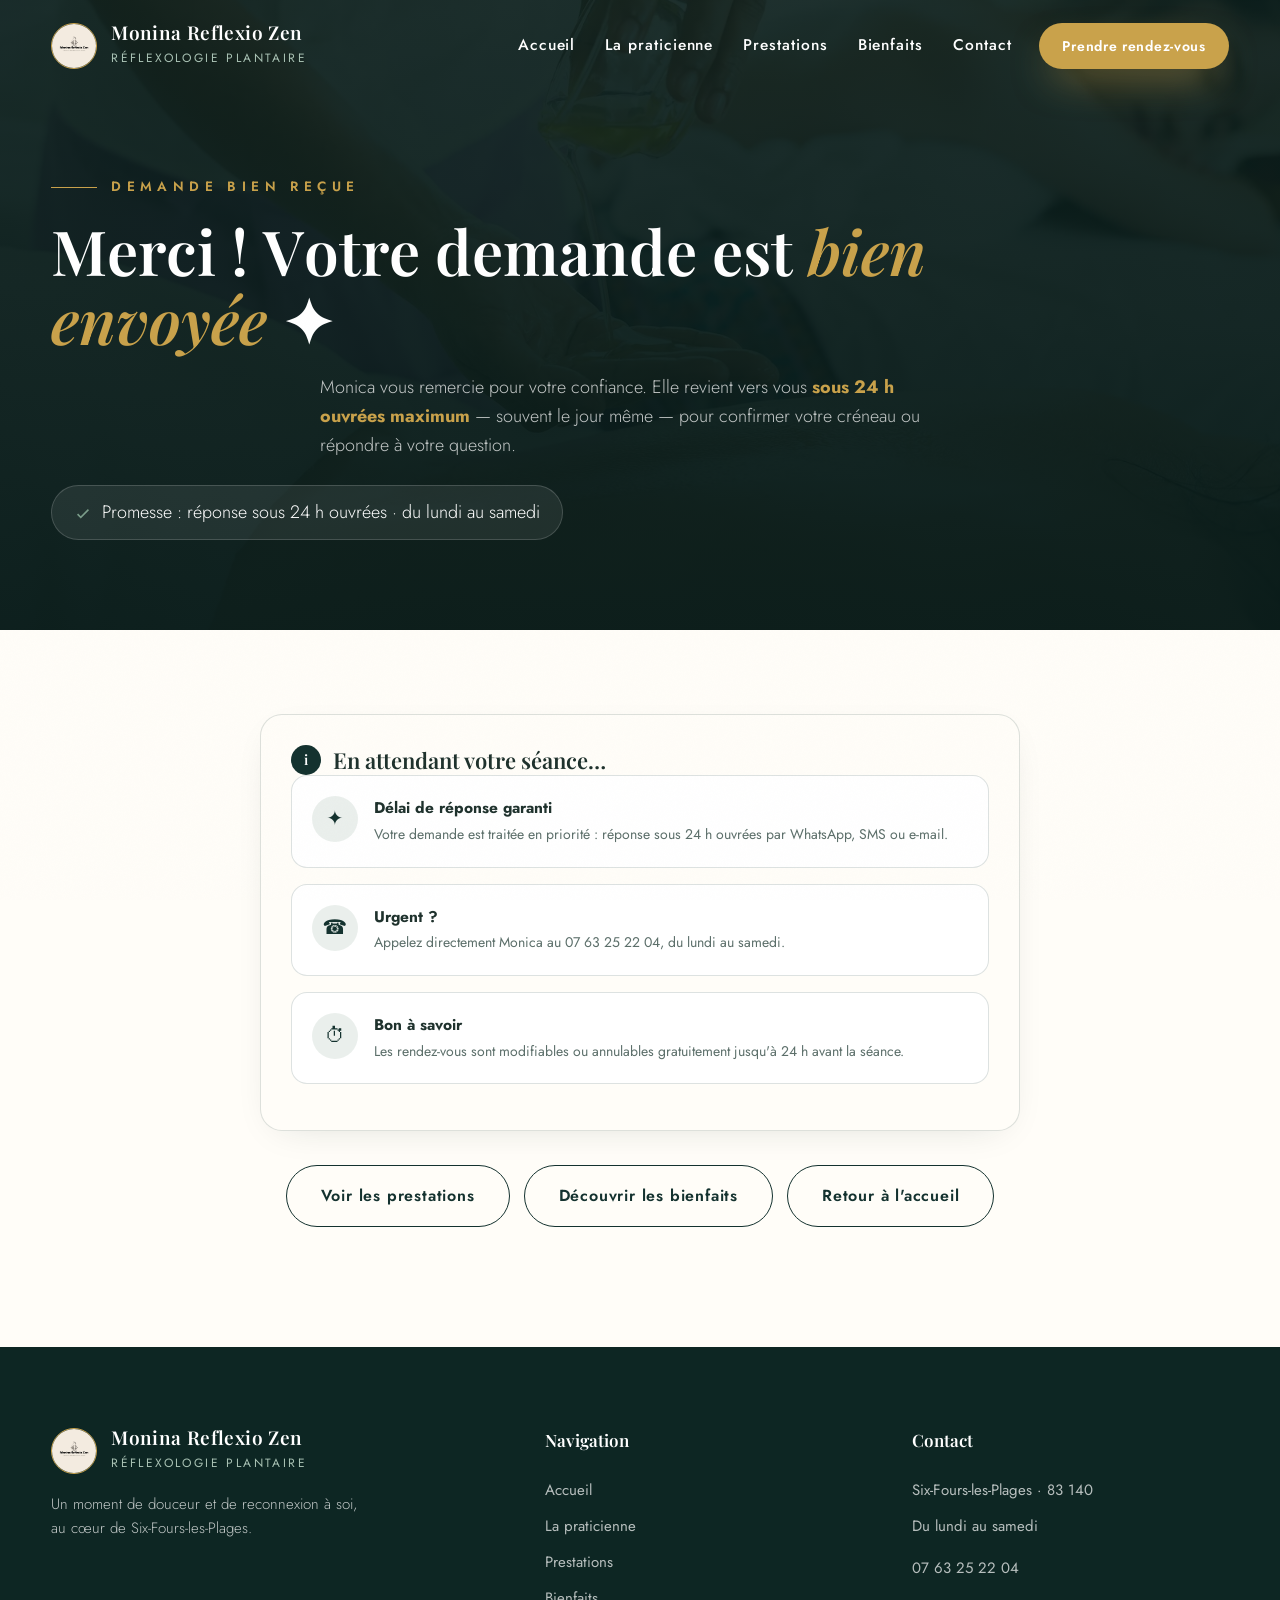
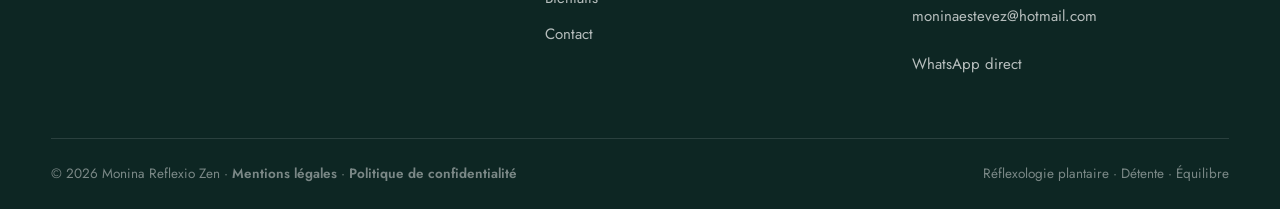
<file: merci.html>
<!DOCTYPE html>
<html lang="fr">
<head>
<meta charset="UTF-8">
<meta name="viewport" content="width=device-width, initial-scale=1.0">
<title>Merci ! Votre demande est bien envoyée — Monina Reflexio Zen</title>
<meta name="description" content="Votre demande a bien été transmise à Monica Estevez, réflexologue plantaire à Six-Fours-les-Plages. Réponse garantie sous 24 h ouvrées.">
<meta name="robots" content="noindex, follow">
<link rel="canonical" href="https://reflexio-zen-v2.vercel.app/merci.html">
<link rel="icon" type="image/svg+xml" href="images/favicon.svg">
  <link rel="stylesheet" href="css/style.css?v=2.1">
  <meta property="og:type" content="website">
  <meta property="og:title" content="Merci — Reflexio Zen">
  <meta property="og:description" content="Votre demande a bien été envoyée.">
  <meta property="og:url" content="https://reflexio-zen-v2.vercel.app/merci.html">
  <meta name="twitter:card" content="summary">
  <meta name="twitter:title" content="Merci — Reflexio Zen">
<noscript><style>.reveal,.reveal.in{opacity:1!important;transform:none!important}.split-title .lt{opacity:1!important;transform:none!important}</style></noscript>
</head>
<body class="grain" data-page="merci">

<div class="page-flash"></div>

<header class="header dark">
  <div class="wrap">
    <a class="brand" href="index.html">
      <img class="mark" src="images/logo.webp" width="46" height="46" alt="Monina Reflexio Zen">
      <div>
        <b>Monina Reflexio Zen</b>
        <span>Réflexologie plantaire</span>
      </div>
    </a>
    <nav class="nav">
      <a href="index.html">Accueil</a>
      <a href="apropos.html">La praticienne</a>
      <a href="prestations.html">Prestations</a>
      <a href="bienfaits.html">Bienfaits</a>
      <a href="contact.html">Contact</a>
    </nav>
    <div class="header-actions">
      <a class="btn btn-gold btn-sm" href="rdv.html">Prendre rendez-vous</a>
    </div>
    <button class="burger" aria-label="Menu"><span></span><span></span><span></span></button>
  </div>
</header>

<main>

<div class="menu-mobile">
  <a href="index.html">Accueil</a>
  <a href="apropos.html">La praticienne</a>
  <a href="prestations.html">Prestations</a>
  <a href="bienfaits.html">Bienfaits</a>
  <a href="contact.html">Contact</a>
  <a class="u-or" href="rdv.html">Prendre rendez-vous</a>
  <div class="mm-foot">Cabinet à Six-Fours-les-Plages</div>
</div>

<section class="page-hero merci-hero">
  <div class="bg"><img src="images/spa.webp" width="1600" height="1067" loading="lazy" decoding="async" alt=""></div>
  <div class="veil"></div>
  <div class="wrap">
    <span class="eyebrow">Demande bien reçue</span>
    <h1 class="split-title">Merci ! Votre demande est <em>bien envoyée</em> ✦</h1>
    <p class="u-muted-max640">Monica vous remercie pour votre confiance. Elle revient vers vous <b class="u-or">sous 24 h ouvrées maximum</b> — souvent le jour même — pour confirmer votre créneau ou répondre à votre question.</p>
    <p class="promise-badge u-mt26"><svg viewBox="0 0 24 24" fill="currentColor" aria-hidden="true"><path d="M9 16.2l-3.5-3.5L4 14.2 9 19.2 20 8.2l-1.5-1.5z"/></svg> Promesse : réponse sous 24 h ouvrées · du lundi au samedi</p>
  </div>
</section>

<section class="section u-pt60">
  <div class="wrap u-max760">

    <div class="card" id="merci-carte">
      <h3><span class="dot">✦</span> Dernière petite étape</h3>
      <p class="u-muted15-b20" id="merci-action-hint">Votre message est déjà rédigé : il ne reste qu'à l'envoyer.</p>
      <p class="u-hidden" id="merci-etape">
        <a id="merci-action" class="btn btn-gold u-wfull-jcenter" href="#"><span id="merci-action-label">Envoyer ma demande</span></a>
      </p>
    </div>

    <div class="card u-mt24">
      <h3><span class="dot">i</span> En attendant votre séance…</h3>
      <div class="info-card"><div class="i">✦</div><div><b>Délai de réponse garanti</b><span>Votre demande est traitée en priorité : réponse sous 24 h ouvrées par WhatsApp, SMS ou e-mail.</span></div></div>
      <div class="info-card"><div class="i">☎</div><div><b>Urgent ?</b><span>Appelez directement Monica au <a href="tel:+33763252204">07 63 25 22 04</a>, du lundi au samedi.</span></div></div>
      <div class="info-card"><div class="i">⏱</div><div><b>Bon à savoir</b><span>Les rendez-vous sont modifiables ou annulables gratuitement jusqu'à 24 h avant la séance.</span></div></div>
    </div>

    <div class="center-actions u-rowcenter14-mt34">
      <a class="btn btn-outline" href="prestations.html">Voir les prestations</a>
      <a class="btn btn-outline" href="bienfaits.html">Découvrir les bienfaits</a>
      <a class="btn btn-outline" href="index.html">Retour à l'accueil</a>
    </div>

  </div>
</section>

</main>

<footer>
  <div class="wrap">
    <div class="foot-grid">
      <div class="foot-brand">
        <a class="brand" href="index.html">
          <img class="mark" src="images/logo.webp" width="46" height="46" alt="Monina Reflexio Zen">
          <div><b>Monina Reflexio Zen</b><span>Réflexologie plantaire</span></div>
        </a>
        <p>Un moment de douceur et de reconnexion à soi, au cœur de Six-Fours-les-Plages.</p>
      </div>
      <div class="foot-col">
        <h4>Navigation</h4>
        <a href="index.html">Accueil</a>
        <a href="apropos.html">La praticienne</a>
        <a href="prestations.html">Prestations</a>
        <a href="bienfaits.html">Bienfaits</a>
        <a href="contact.html">Contact</a>
      </div>
      <div class="foot-col">
        <h4>Contact</h4>
        <ul>
          <li>Six-Fours-les-Plages · 83 140</li>
          <li>Du lundi au samedi</li>
          <li><a href="tel:+33763252204">07 63 25 22 04</a></li>
          <li><a href="mailto:moninaestevez@hotmail.com">moninaestevez@hotmail.com</a></li>
          <li><a href="https://wa.me/33763252204" target="_blank" rel="noopener">WhatsApp direct</a></li>
        </ul>
      </div>
    </div>
    <div class="foot-bottom">
      <span>© 2026 Monina Reflexio Zen · <a class="link-line" href="mentions-legales.html">Mentions légales</a> · <a class="link-line" href="politique-confidentialite.html">Politique de confidentialité</a></span>
      <span>Réflexologie plantaire · Détente · Équilibre</span>
    </div>
  </div>
</footer>

<div class="mobile-cta" role="navigation" aria-label="Actions rapides">
  <a href="tel:+33763252204" class="mc-call"><svg viewBox="0 0 24 24" fill="currentColor"><path d="M6.62 10.79a15.05 15.05 0 006.59 6.59l2.2-2.2a1 1 0 011.02-.24c1.12.37 2.33.57 3.57.57a1 1 0 011 1V20a1 1 0 01-1 1C10.61 21 3 13.39 3 4a1 1 0 011-1h3.5a1 1 0 011 1c0 1.24.2 2.45.57 3.57a1 1 0 01-.25 1.02l-2.2 2.2z"/></svg><span>Appeler</span></a>
  <a href="https://wa.me/33763252204?text=Bonjour%20Reflexio%20Zen%2C%20je%20souhaite%20des%20informations%20sur%20vos%20s%C3%A9ances." target="_blank" rel="noopener" class="mc-wa"><svg viewBox="0 0 24 24" fill="currentColor"><path d="M17.472 14.382c-.297-.149-1.758-.867-2.03-.967-.273-.099-.471-.148-.67.15-.197.297-.767.966-.94 1.164-.173.199-.347.223-.644.075-.297-.15-1.255-.463-2.39-1.475-.883-.788-1.48-1.761-1.653-2.059-.173-.297-.018-.458.13-.606.134-.133.298-.347.446-.52.149-.174.198-.298.298-.497.099-.198.05-.371-.025-.52-.075-.149-.669-1.612-.916-2.207-.242-.579-.487-.5-.669-.51-.173-.008-.371-.01-.57-.01-.198 0-.52.074-.792.372-.272.297-1.04 1.016-1.04 2.479 0 1.462 1.065 2.875 1.213 3.074.149.198 2.096 3.2 5.077 4.487.709.306 1.262.489 1.694.625.712.227 1.36.195 1.871.118.571-.085 1.758-.719 2.006-1.413.248-.694.248-1.289.173-1.413-.074-.124-.272-.198-.57-.347m-5.421 7.403h-.004a9.87 9.87 0 01-5.031-1.378l-.361-.214-3.741.982.998-3.648-.235-.374a9.86 9.86 0 01-1.51-5.26c.001-5.45 4.436-9.884 9.888-9.884 2.64 0 5.122 1.03 6.988 2.898a9.825 9.825 0 012.893 6.994c-.003 5.45-4.437 9.884-9.885 9.884m8.413-18.297A11.815 11.815 0 0012.05 0C5.495 0 .16 5.335.157 11.892c0 2.096.547 4.142 1.588 5.945L.057 24l6.305-1.654a11.882 11.882 0 005.683 1.448h.005c6.554 0 11.89-5.335 11.893-11.893a11.821 11.821 0 00-3.48-8.413z"/></svg><span>WhatsApp</span></a>
  <a href="rdv.html" class="mc-rdv"><svg viewBox="0 0 24 24" fill="currentColor"><path d="M17 12h-5v5h5v-5zM16 1v2H8V1H6v2H5a2 2 0 00-2 2v14a2 2 0 002 2h14a2 2 0 002-2V5a2 2 0 00-2-2h-1V1h-2zm3 18H5V8h14v11z"/></svg><span>Réserver</span></a>
</div>

<script src="js/merci.js" defer></script>
<script src="js/main.js" defer></script>
</body>
</html>
</file>
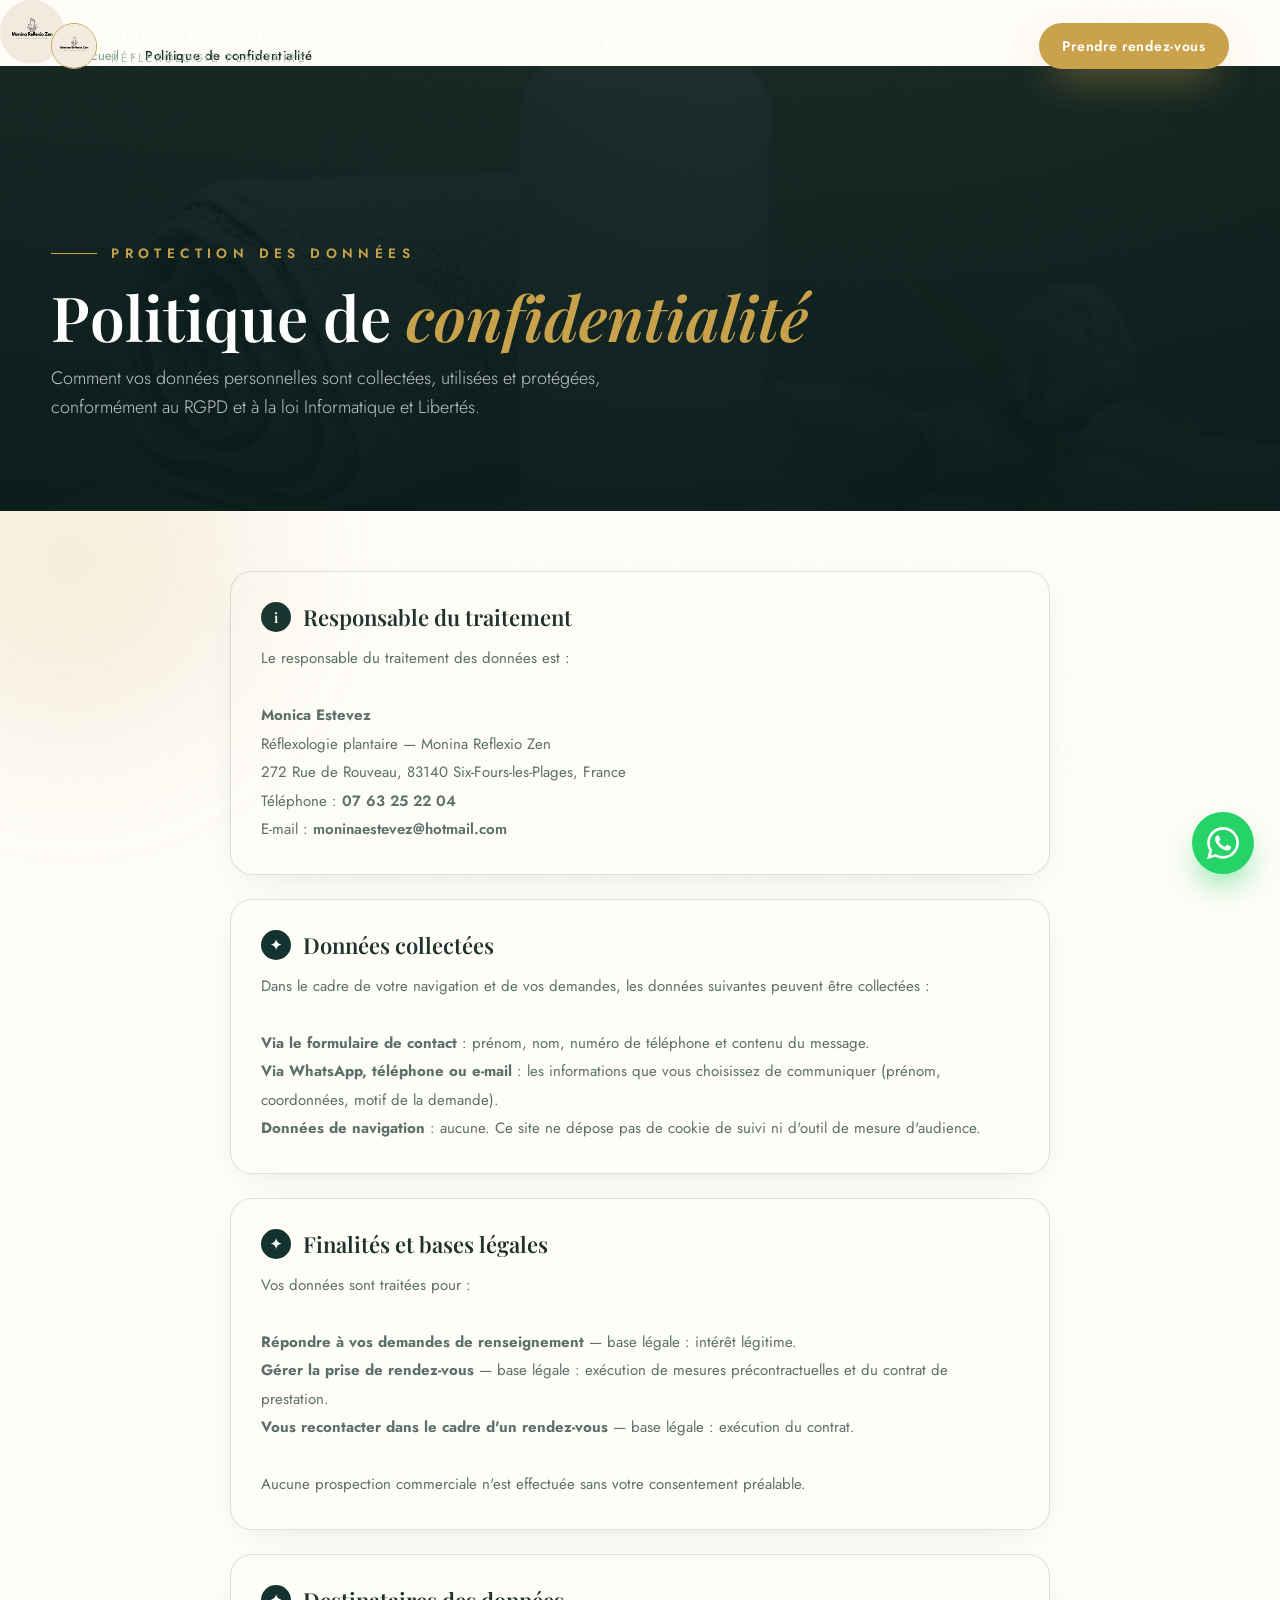
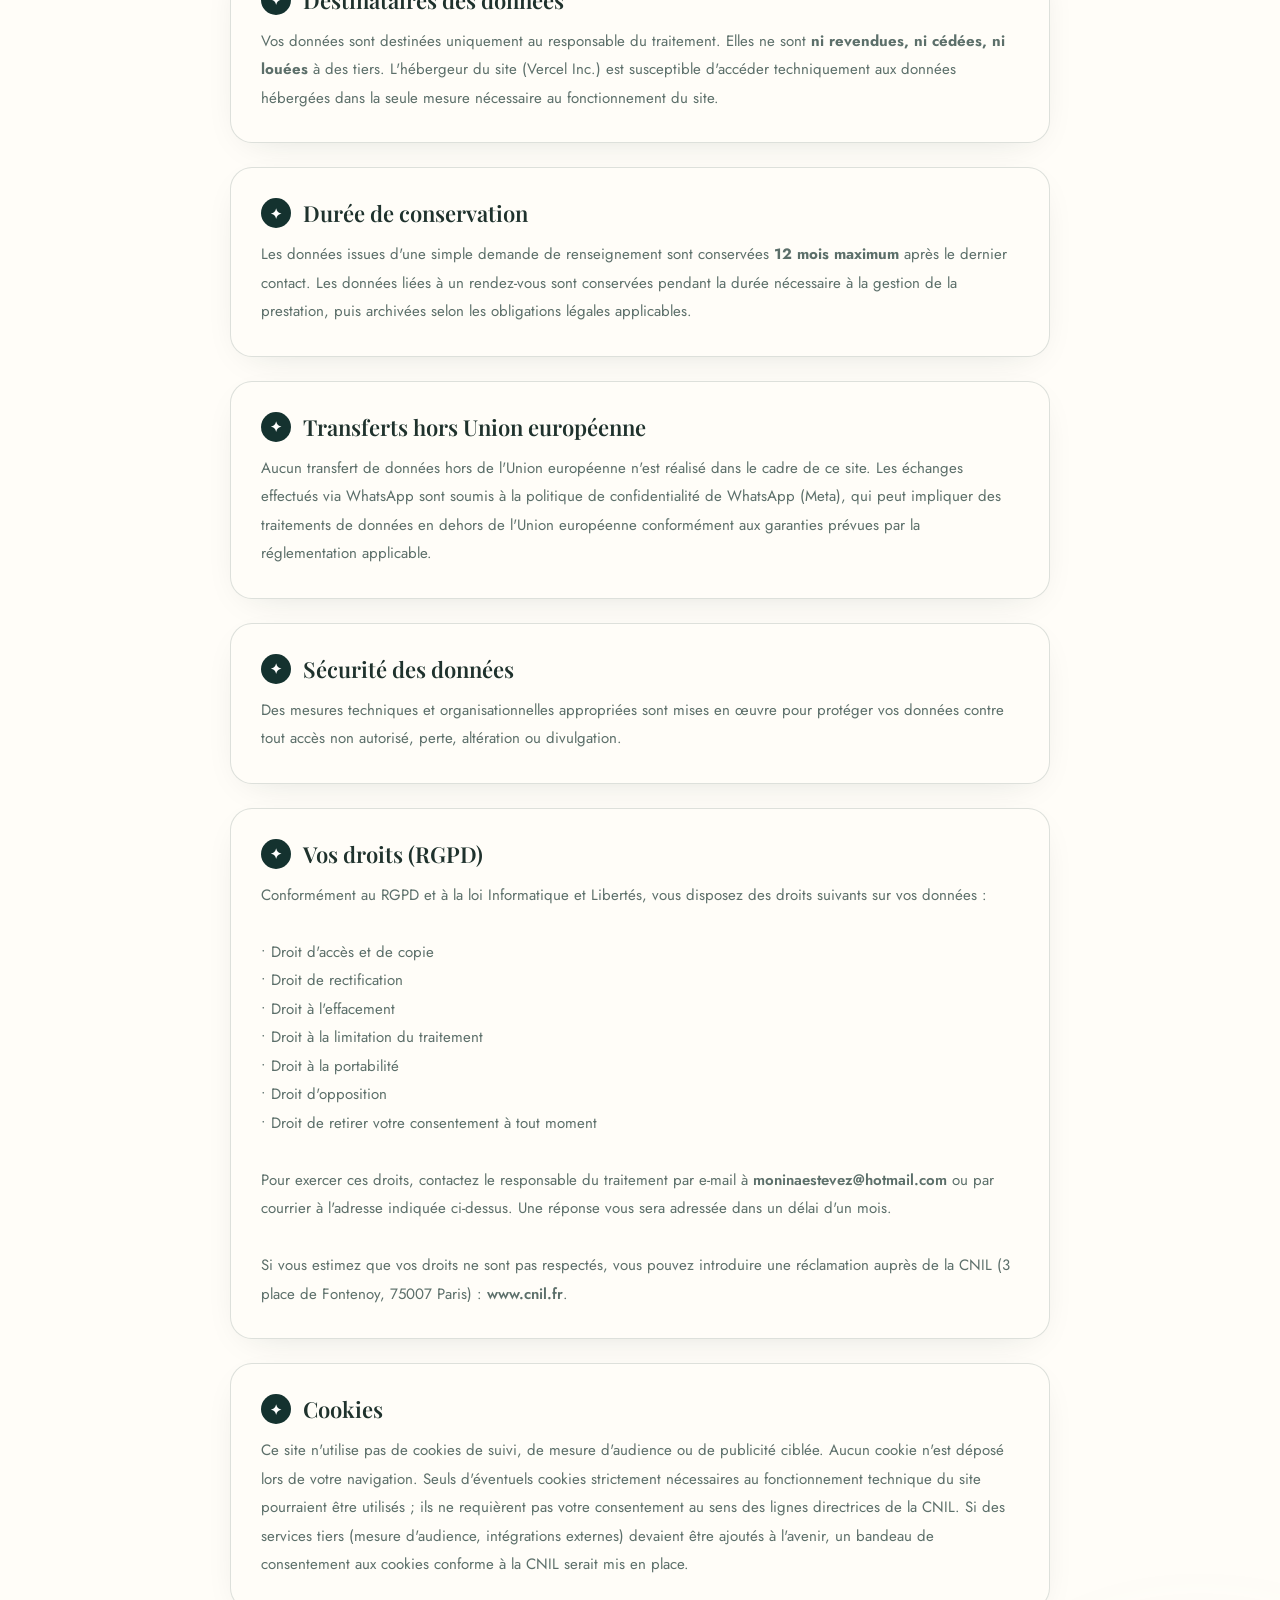
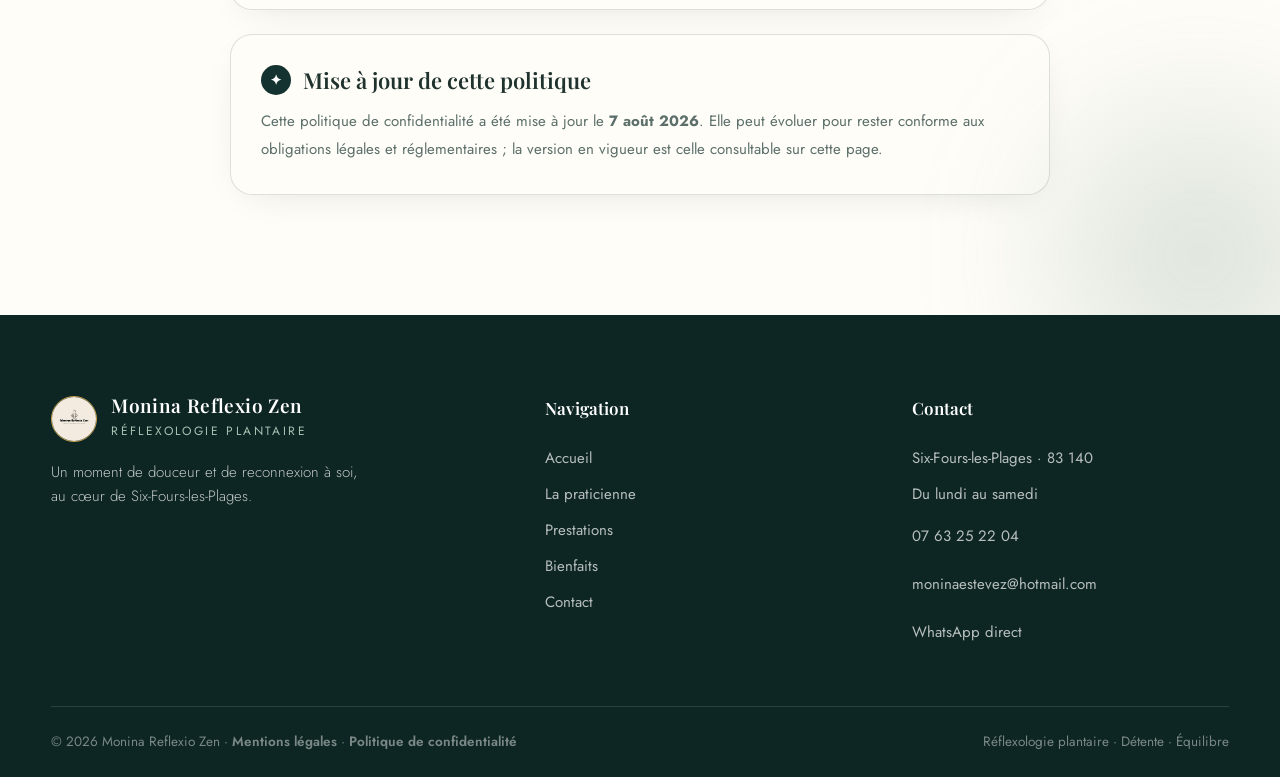
<file: politique-confidentialite.html>
<!DOCTYPE html>
<html lang="fr">
<head>
<meta charset="UTF-8">
<meta name="viewport" content="width=device-width, initial-scale=1.0">
<title>Politique de confidentialité — Monina Reflexio Zen</title>
<meta name="description" content="Politique de confidentialité du site Monina Reflexio Zen : données collectées, finalités, droits RGPD, durées de conservation et contact.">
<link rel="canonical" href="https://reflexio-zen-v2.vercel.app/politique-confidentialite.html">
<meta name="geo.region" content="FR-83">
<meta name="geo.placename" content="Six-Fours-les-Plages">
<meta name="geo.position" content="43.0931;5.8397">
<meta name="ICBM" content="43.0931, 5.8397">
<meta name="robots" content="index, follow, max-image-preview:large">
<meta property="og:type" content="website">
<meta property="og:locale" content="fr_FR">
<meta property="og:site_name" content="Monina Reflexio Zen">
<meta property="og:title" content="Politique de confidentialité — Monina Reflexio Zen">
<meta property="og:description" content="Protection de vos données personnelles chez Monina Reflexio Zen : collecte, finalités, droits RGPD.">
<meta property="og:url" content="https://reflexio-zen-v2.vercel.app/politique-confidentialite.html">
<meta property="og:image" content="https://reflexio-zen-v2.vercel.app/images/hero.jpg">
<meta name="twitter:card" content="summary_large_image">
<meta name="twitter:title" content="Politique de confidentialité — Monina Reflexio Zen">
<meta name="twitter:description" content="Protection de vos données personnelles chez Monina Reflexio Zen.">
<meta name="twitter:image" content="https://reflexio-zen-v2.vercel.app/images/hero.jpg">
<link rel="icon" type="image/svg+xml" href="images/favicon.svg">
  <link rel="stylesheet" href="css/style.css?v=2.1">
<noscript><style>.reveal,.reveal.in{opacity:1!important;transform:none!important}.split-title .lt{opacity:1!important;transform:none!important}</style></noscript>
</head>
<body class="grain" data-page="politique">

<div class="intro">
  <div class="intro-inner">
    <div class="intro-lotus">
      <img class="u-avatar-spin" src="images/logo.webp" width="64" height="64" alt="Monina Reflexio Zen">
    </div>
    <div class="intro-word" data-word="MONINA REFLEXIO ZEN"></div>
    <div class="intro-sub">Politique de confidentialité</div>
    <div class="intro-line"><i></i></div>
  </div>
</div>
</script>

<div class="page-flash"></div>

<header class="header">
  <div class="wrap">
    <a class="brand" href="index.html">
      <img class="mark" src="images/logo.webp" width="46" height="46" alt="Monina Reflexio Zen">
      <div>
        <b>Monina Reflexio Zen</b>
        <span>Réflexologie plantaire</span>
      </div>
    </a>
    <nav class="nav">
      <a href="index.html">Accueil</a>
      <a href="apropos.html">La praticienne</a>
      <a href="prestations.html">Prestations</a>
      <a href="bienfaits.html">Bienfaits</a>
      <a href="contact.html">Contact</a>
    </nav>
    <div class="header-actions">
      <a class="btn btn-gold btn-sm" href="rdv.html">Prendre rendez-vous</a>
    </div>
    <button class="burger" aria-label="Menu"><span></span><span></span><span></span></button>
  </div>
</header>

<main>
<nav class="breadcrumb wrap" aria-label="Fil d'Ariane"><a href="index.html">Accueil</a><span class="sep">&rsaquo;</span><span aria-current="page">Politique de confidentialité</span></nav>

<div class="menu-mobile">
  <a href="index.html">Accueil</a>
  <a href="apropos.html">La praticienne</a>
  <a href="prestations.html">Prestations</a>
  <a href="bienfaits.html">Bienfaits</a>
  <a href="contact.html">Contact</a>
  <a class="u-or" href="rdv.html">Prendre rendez-vous</a>
  <div class="mm-foot">Cabinet à Six-Fours-les-Plages</div>
</div>

<section class="page-hero">
  <div class="bg"><img src="images/hero.webp" width="1600" height="1067" loading="lazy" decoding="async" alt="Cabinet Monina Reflexio Zen"></div>
  <div class="veil"></div>
  <div class="wrap">
    <span class="eyebrow">Protection des données</span>
    <h1 class="split-title">Politique de <em>confidentialité</em></h1>
    <p>Comment vos données personnelles sont collectées, utilisées et protégées, conformément au RGPD et à la loi Informatique et Libertés.</p>
  </div>
</section>

<section class="section with-orbs u-pt60">
  <div class="orb o1"></div><div class="orb o2"></div>
  <div class="wrap u-max820">

    <div class="card u-mb24">
      <h3><span class="dot">i</span> Responsable du traitement</h3>
      <p class="u-lead">
        Le responsable du traitement des données est :<br><br>
        <b>Monica Estevez</b><br>
        Réflexologie plantaire — Monina Reflexio Zen<br>
        272 Rue de Rouveau, 83140 Six-Fours-les-Plages, France<br>
        Téléphone : <a class="link-line" href="tel:0763252204">07 63 25 22 04</a><br>
        E-mail : <a class="link-line" href="mailto:moninaestevez@hotmail.com">moninaestevez@hotmail.com</a>
      </p>
    </div>

    <div class="card u-mb24">
      <h3><span class="dot">✦</span> Données collectées</h3>
      <p class="u-lead">
        Dans le cadre de votre navigation et de vos demandes, les données suivantes peuvent être collectées :<br><br>
        <b>Via le formulaire de contact</b> : prénom, nom, numéro de téléphone et contenu du message.<br>
        <b>Via WhatsApp, téléphone ou e-mail</b> : les informations que vous choisissez de communiquer (prénom, coordonnées, motif de la demande).<br>
        <b>Données de navigation</b> : aucune. Ce site ne dépose pas de cookie de suivi ni d'outil de mesure d'audience.
      </p>
    </div>

    <div class="card u-mb24">
      <h3><span class="dot">✦</span> Finalités et bases légales</h3>
      <p class="u-lead">
        Vos données sont traitées pour :<br><br>
        <b>Répondre à vos demandes de renseignement</b> — base légale : intérêt légitime.<br>
        <b>Gérer la prise de rendez-vous</b> — base légale : exécution de mesures précontractuelles et du contrat de prestation.<br>
        <b>Vous recontacter dans le cadre d'un rendez-vous</b> — base légale : exécution du contrat.<br><br>
        Aucune prospection commerciale n'est effectuée sans votre consentement préalable.
      </p>
    </div>

    <div class="card u-mb24">
      <h3><span class="dot">✦</span> Destinataires des données</h3>
      <p class="u-lead">
        Vos données sont destinées uniquement au responsable du traitement. Elles ne sont <b>ni revendues, ni cédées, ni louées</b> à des tiers.
        L'hébergeur du site (Vercel Inc.) est susceptible d'accéder techniquement aux données hébergées dans la seule mesure nécessaire au fonctionnement du site.
      </p>
    </div>

    <div class="card u-mb24">
      <h3><span class="dot">✦</span> Durée de conservation</h3>
      <p class="u-lead">
        Les données issues d'une simple demande de renseignement sont conservées <b>12 mois maximum</b> après le dernier contact.
        Les données liées à un rendez-vous sont conservées pendant la durée nécessaire à la gestion de la prestation, puis archivées selon les obligations légales applicables.
      </p>
    </div>

    <div class="card u-mb24">
      <h3><span class="dot">✦</span> Transferts hors Union européenne</h3>
      <p class="u-lead">
        Aucun transfert de données hors de l'Union européenne n'est réalisé dans le cadre de ce site.
        Les échanges effectués via WhatsApp sont soumis à la politique de confidentialité de WhatsApp (Meta), qui peut impliquer des traitements de données en dehors de l'Union européenne conformément aux garanties prévues par la réglementation applicable.
      </p>
    </div>

    <div class="card u-mb24">
      <h3><span class="dot">✦</span> Sécurité des données</h3>
      <p class="u-lead">
        Des mesures techniques et organisationnelles appropriées sont mises en œuvre pour protéger vos données contre tout accès non autorisé, perte, altération ou divulgation.
      </p>
    </div>

    <div class="card u-mb24">
      <h3><span class="dot">✦</span> Vos droits (RGPD)</h3>
      <p class="u-lead">
        Conformément au RGPD et à la loi Informatique et Libertés, vous disposez des droits suivants sur vos données :<br><br>
        • Droit d'accès et de copie<br>
        • Droit de rectification<br>
        • Droit à l'effacement<br>
        • Droit à la limitation du traitement<br>
        • Droit à la portabilité<br>
        • Droit d'opposition<br>
        • Droit de retirer votre consentement à tout moment<br><br>
        Pour exercer ces droits, contactez le responsable du traitement par e-mail à <a class="link-line" href="mailto:moninaestevez@hotmail.com">moninaestevez@hotmail.com</a> ou par courrier à l'adresse indiquée ci-dessus. Une réponse vous sera adressée dans un délai d'un mois.<br><br>
        Si vous estimez que vos droits ne sont pas respectés, vous pouvez introduire une réclamation auprès de la CNIL (3 place de Fontenoy, 75007 Paris) : <a class="link-line" href="https://www.cnil.fr" target="_blank" rel="noopener">www.cnil.fr</a>.
      </p>
    </div>

    <div class="card u-mb24">
      <h3><span class="dot">✦</span> Cookies</h3>
      <p class="u-lead">
        Ce site n'utilise pas de cookies de suivi, de mesure d'audience ou de publicité ciblée. Aucun cookie n'est déposé lors de votre navigation.
        Seuls d'éventuels cookies strictement nécessaires au fonctionnement technique du site pourraient être utilisés ; ils ne requièrent pas votre consentement au sens des lignes directrices de la CNIL.
        Si des services tiers (mesure d'audience, intégrations externes) devaient être ajoutés à l'avenir, un bandeau de consentement aux cookies conforme à la CNIL serait mis en place.
      </p>
    </div>

    <div class="card">
      <h3><span class="dot">✦</span> Mise à jour de cette politique</h3>
      <p class="u-lead">
        Cette politique de confidentialité a été mise à jour le <b>7 août 2026</b>. Elle peut évoluer pour rester conforme aux obligations légales et réglementaires ; la version en vigueur est celle consultable sur cette page.
      </p>
    </div>

  </div>
</section>

</main>

<footer>
  <div class="wrap">
    <div class="foot-grid">
      <div class="foot-brand">
        <a class="brand" href="index.html">
          <img class="mark" src="images/logo.webp" width="46" height="46" alt="Monina Reflexio Zen">
          <div><b>Monina Reflexio Zen</b><span>Réflexologie plantaire</span></div>
        </a>
        <p>Un moment de douceur et de reconnexion à soi, au cœur de Six-Fours-les-Plages.</p>
      </div>
      <div class="foot-col">
        <h4>Navigation</h4>
        <a href="index.html">Accueil</a>
        <a href="apropos.html">La praticienne</a>
        <a href="prestations.html">Prestations</a>
        <a href="bienfaits.html">Bienfaits</a>
        <a href="contact.html">Contact</a>
      </div>
      <div class="foot-col">
        <h4>Contact</h4>
        <ul>
          <li>Six-Fours-les-Plages · 83 140</li>
          <li>Du lundi au samedi</li>
          <li><a href="tel:0763252204">07 63 25 22 04</a></li>
          <li><a href="mailto:moninaestevez@hotmail.com">moninaestevez@hotmail.com</a></li>
          <li><a href="https://wa.me/33763252204" target="_blank" rel="noopener">WhatsApp direct</a></li>
        </ul>
      </div>
    </div>
    <div class="foot-bottom">
      <span>© 2026 Monina Reflexio Zen · <a class="link-line" href="mentions-legales.html">Mentions légales</a> · <a class="link-line" href="politique-confidentialite.html">Politique de confidentialité</a></span>
      <span>Réflexologie plantaire · Détente · Équilibre</span>
    </div>
  </div>
</footer>

<a class="wa-fab" href="https://wa.me/33763252204?text=Bonjour%20Reflexio%20Zen%2C%20je%20souhaite%20des%20informations%20sur%20vos%20s%C3%A9ances." target="_blank" rel="noopener" aria-label="Discuter sur WhatsApp">
  <svg viewBox="0 0 24 24"><path d="M17.472 14.382c-.297-.149-1.758-.867-2.03-.967-.273-.099-.471-.148-.67.15-.197.297-.767.966-.94 1.164-.173.199-.347.223-.644.075-.297-.15-1.255-.463-2.39-1.475-.883-.788-1.48-1.761-1.653-2.059-.173-.297-.018-.458.13-.606.134-.133.298-.347.446-.52.149-.174.198-.298.298-.497.099-.198.05-.371-.025-.52-.075-.149-.669-1.612-.916-2.207-.242-.579-.487-.5-.669-.51-.173-.008-.371-.01-.57-.01-.198 0-.52.074-.792.372-.272.297-1.04 1.016-1.04 2.479 0 1.462 1.065 2.875 1.213 3.074.149.198 2.096 3.2 5.077 4.487.709.306 1.262.489 1.694.625.712.227 1.36.195 1.871.118.571-.085 1.758-.719 2.006-1.413.248-.694.248-1.289.173-1.413-.074-.124-.272-.198-.57-.347m-5.421 7.403h-.004a9.87 9.87 0 01-5.031-1.378l-.361-.214-3.741.982.998-3.648-.235-.374a9.86 9.86 0 01-1.51-5.26c.001-5.45 4.436-9.884 9.888-9.884 2.64 0 5.122 1.03 6.988 2.898a9.825 9.825 0 012.893 6.994c-.003 5.45-4.437 9.884-9.885 9.884m8.413-18.297A11.815 11.815 0 0012.05 0C5.495 0 .16 5.335.157 11.892c0 2.096.547 4.142 1.588 5.945L.057 24l6.305-1.654a11.882 11.882 0 005.683 1.448h.005c6.554 0 11.89-5.335 11.893-11.893a11.821 11.821 0 00-3.48-8.413z"/></svg>
  <span class="tip">Discuter sur WhatsApp</span>
</a>

<div class="mobile-cta" role="navigation" aria-label="Actions rapides">
  <a href="tel:+33763252204" class="mc-call"><svg viewBox="0 0 24 24" fill="currentColor"><path d="M6.62 10.79a15.05 15.05 0 006.59 6.59l2.2-2.2a1 1 0 011.02-.24c1.12.37 2.33.57 3.57.57a1 1 0 011 1V20a1 1 0 01-1 1C10.61 21 3 13.39 3 4a1 1 0 011-1h3.5a1 1 0 011 1c0 1.24.2 2.45.57 3.57a1 1 0 01-.25 1.02l-2.2 2.2z"/></svg><span>Appeler</span></a>
  <a href="https://wa.me/33763252204?text=Bonjour%20Reflexio%20Zen%2C%20je%20souhaite%20des%20informations%20sur%20vos%20s%C3%A9ances." target="_blank" rel="noopener" class="mc-wa"><svg viewBox="0 0 24 24" fill="currentColor"><path d="M17.472 14.382c-.297-.149-1.758-.867-2.03-.967-.273-.099-.471-.148-.67.15-.197.297-.767.966-.94 1.164-.173.199-.347.223-.644.075-.297-.15-1.255-.463-2.39-1.475-.883-.788-1.48-1.761-1.653-2.059-.173-.297-.018-.458.13-.606.134-.133.298-.347.446-.52.149-.174.198-.298.298-.497.099-.198.05-.371-.025-.52-.075-.149-.669-1.612-.916-2.207-.242-.579-.487-.5-.669-.51-.173-.008-.371-.01-.57-.01-.198 0-.52.074-.792.372-.272.297-1.04 1.016-1.04 2.479 0 1.462 1.065 2.875 1.213 3.074.149.198 2.096 3.2 5.077 4.487.709.306 1.262.489 1.694.625.712.227 1.36.195 1.871.118.571-.085 1.758-.719 2.006-1.413.248-.694.248-1.289.173-1.413-.074-.124-.272-.198-.57-.347m-5.421 7.403h-.004a9.87 9.87 0 01-5.031-1.378l-.361-.214-3.741.982.998-3.648-.235-.374a9.86 9.86 0 01-1.51-5.26c.001-5.45 4.436-9.884 9.888-9.884 2.64 0 5.122 1.03 6.988 2.898a9.825 9.825 0 012.893 6.994c-.003 5.45-4.437 9.884-9.885 9.884m8.413-18.297A11.815 11.815 0 0012.05 0C5.495 0 .16 5.335.157 11.892c0 2.096.547 4.142 1.588 5.945L.057 24l6.305-1.654a11.882 11.882 0 005.683 1.448h.005c6.554 0 11.89-5.335 11.893-11.893a11.821 11.821 0 00-3.48-8.413z"/></svg><span>WhatsApp</span></a>
  <a href="rdv.html" class="mc-rdv"><svg viewBox="0 0 24 24" fill="currentColor"><path d="M17 12h-5v5h5v-5zM16 1v2H8V1H6v2H5a2 2 0 00-2 2v14a2 2 0 002 2h14a2 2 0 002-2V5a2 2 0 00-2-2h-1V1h-2zm3 18H5V8h14v11z"/></svg><span>Réserver</span></a>
</div>

<div class="toast"></div>

<script src="js/main.js" defer></script>
</body>
</html>
</file>
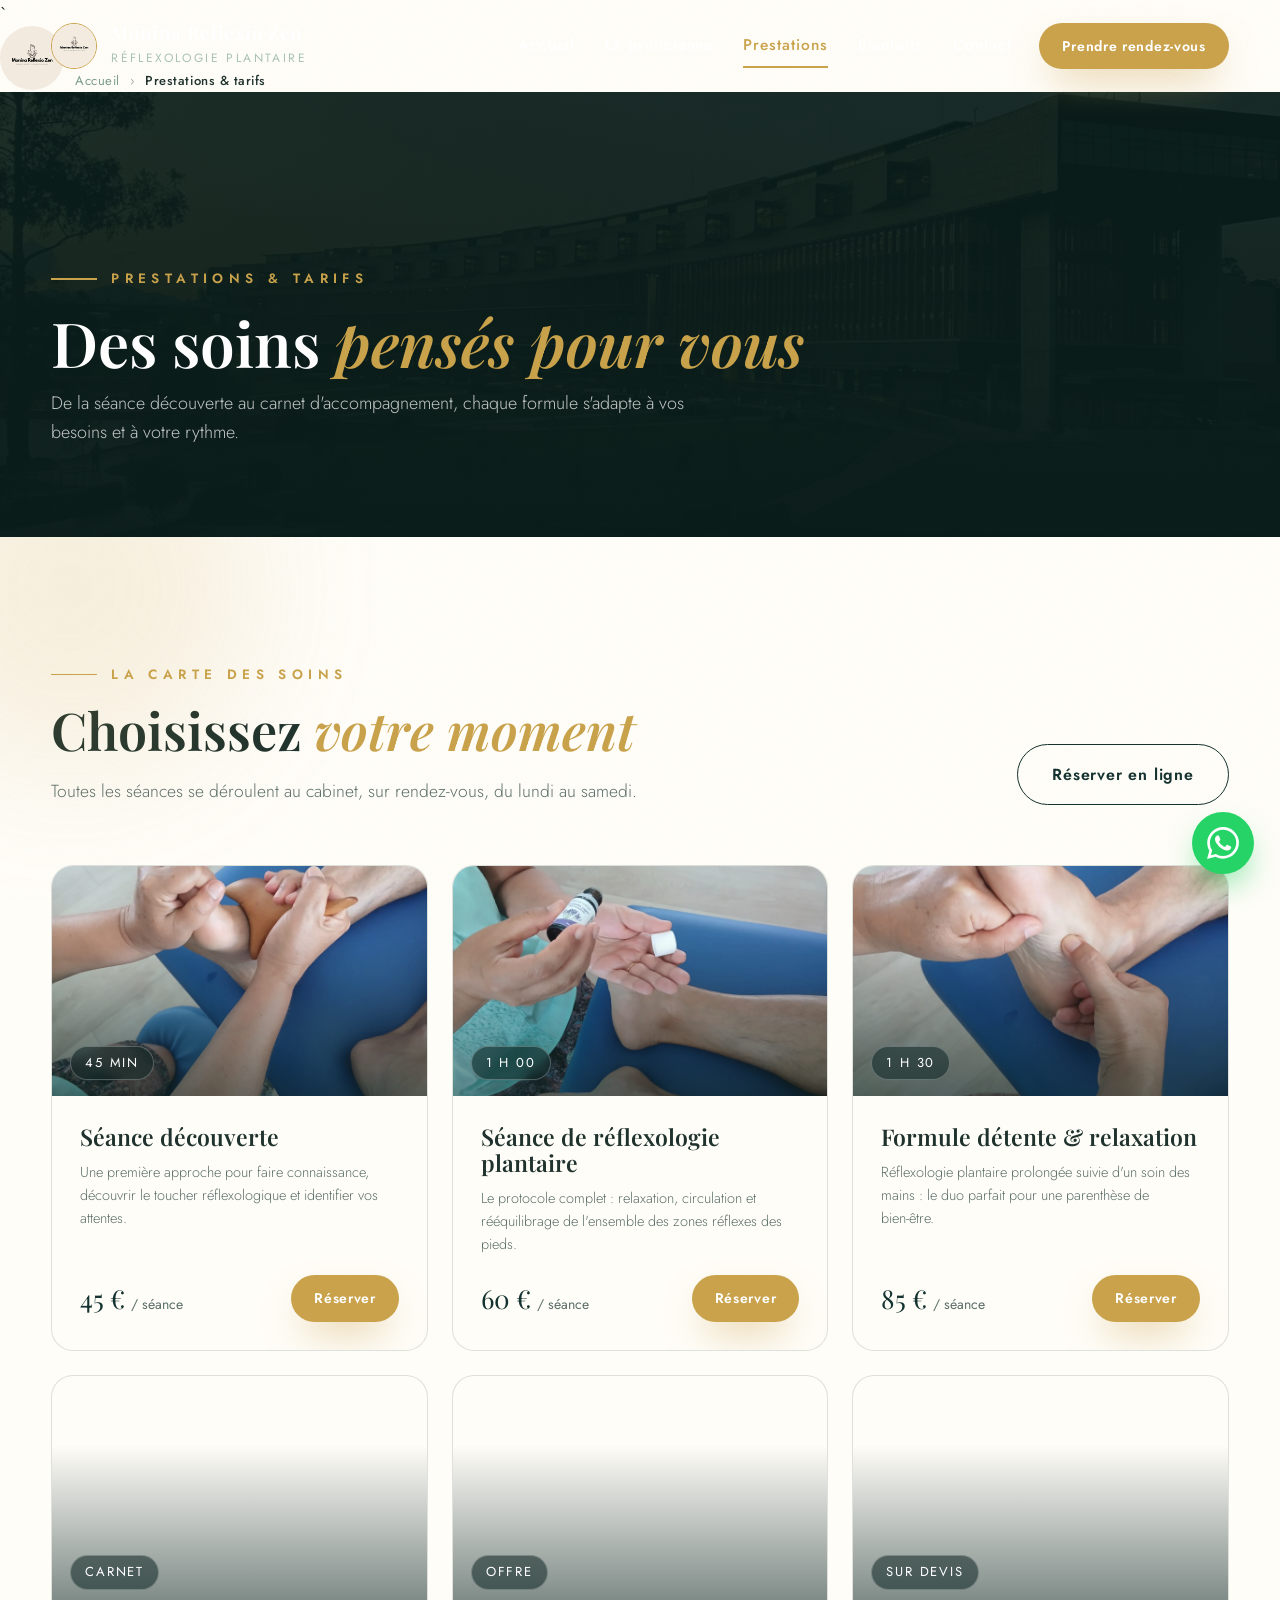
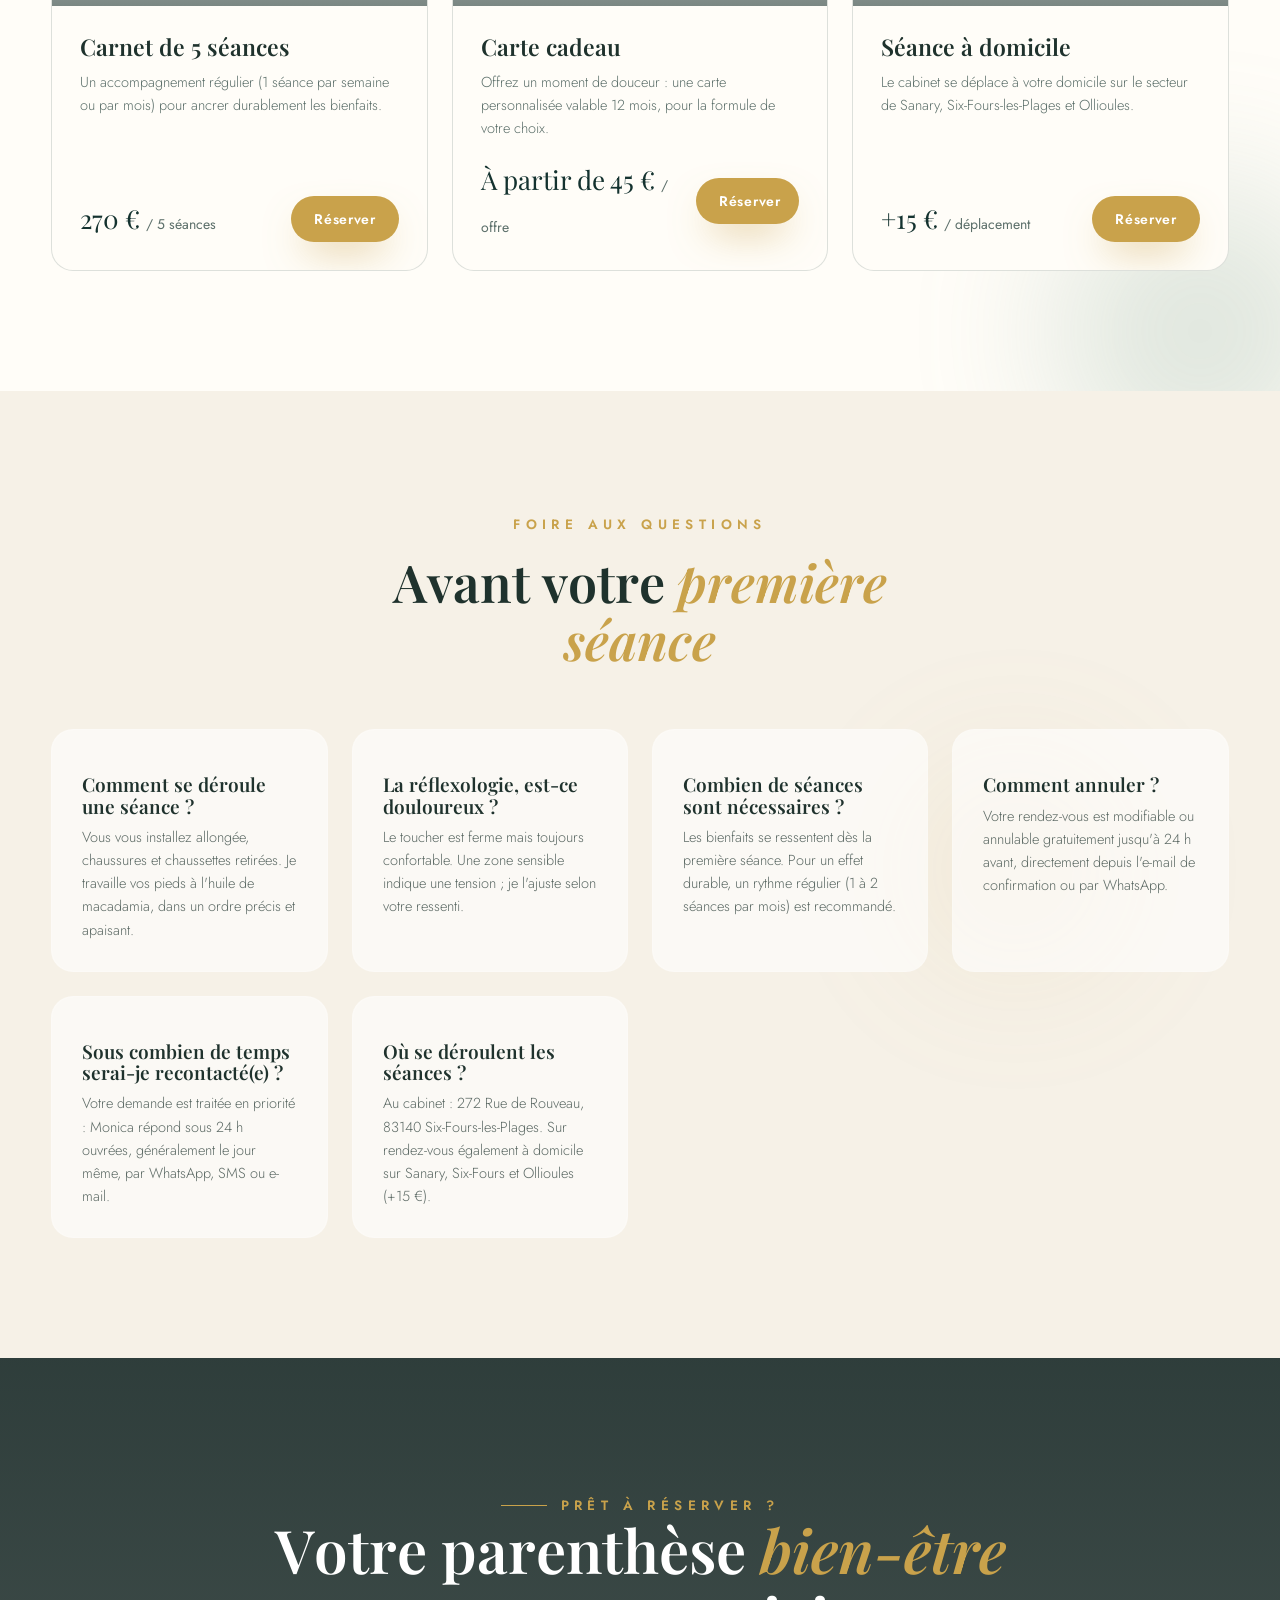
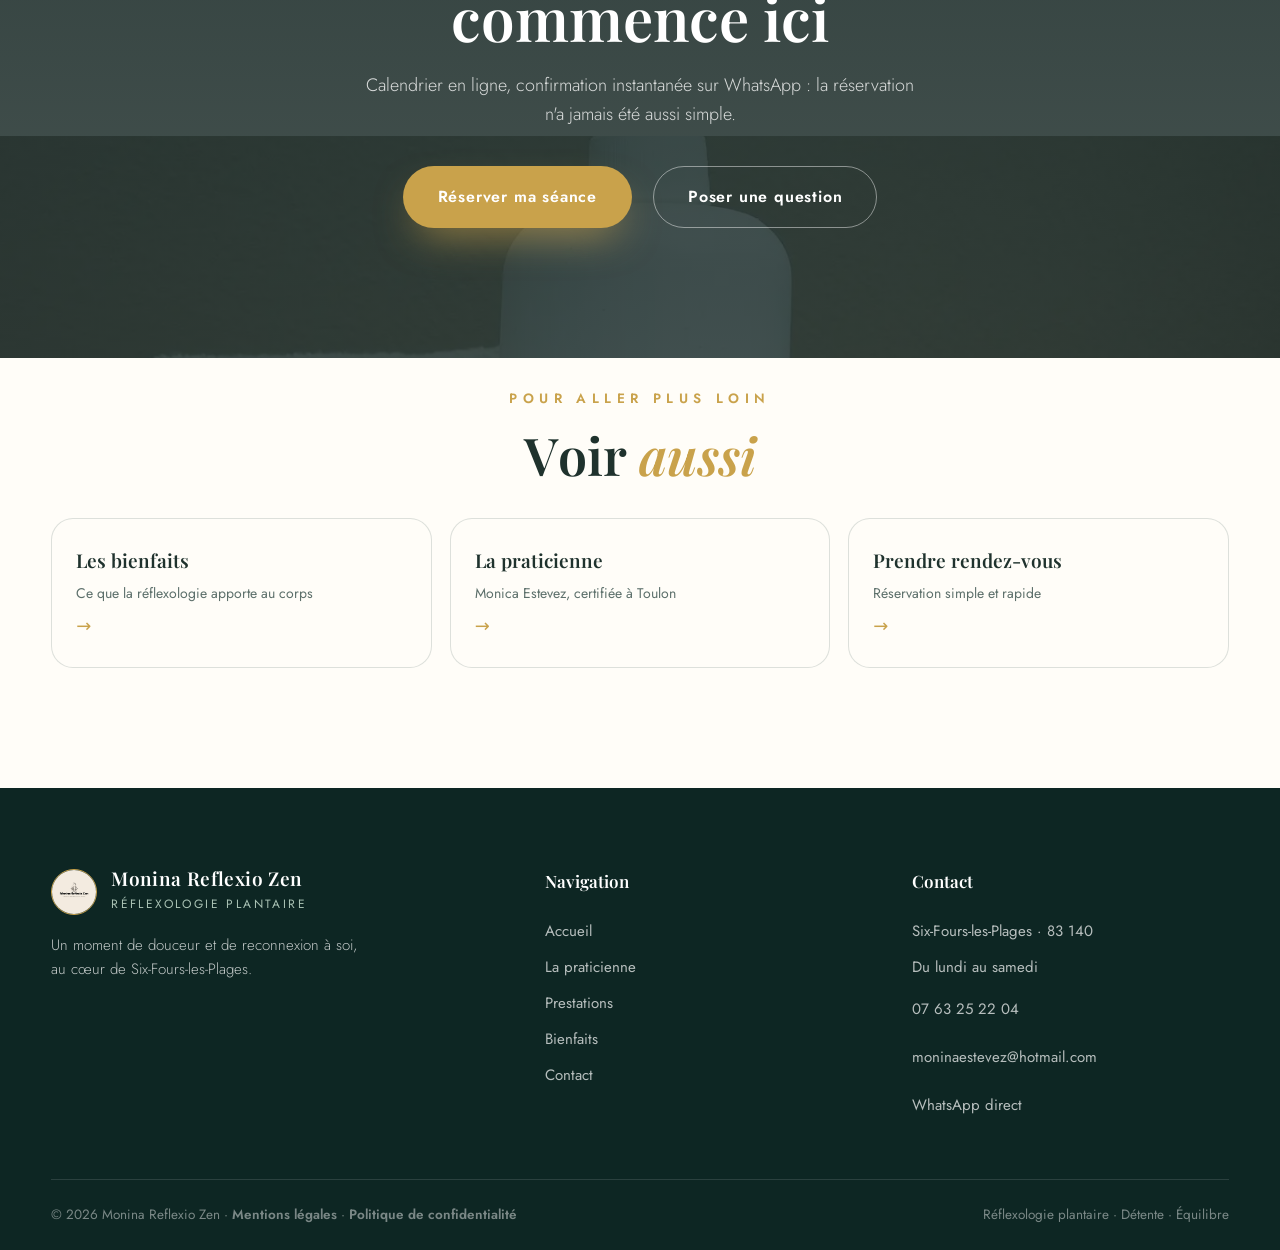
<file: prestations.html>
<!DOCTYPE html>
<html lang="fr">
<head>
<meta charset="UTF-8">
<meta name="viewport" content="width=device-width, initial-scale=1.0">
<title>Prestations & tarifs de réflexologie plantaire — Monina Reflexio Zen</title>
<meta name="description" content="Séance découverte 45 €, réflexologie plantaire 60 €, formule détente 85 €, carnet de 5 séances 270 €, carte cadeau : tarifs et réservation par WhatsApp à Six-Fours-les-Plages.">
<link rel="canonical" href="https://reflexio-zen-v2.vercel.app/prestations.html">
<meta name="geo.region" content="FR-83">
<meta name="geo.placename" content="Six-Fours-les-Plages">
<meta name="geo.position" content="43.0931;5.8397">
<meta name="ICBM" content="43.0931, 5.8397">
<meta name="robots" content="index, follow, max-image-preview:large">
<meta property="og:type" content="website">
<meta property="og:locale" content="fr_FR">
<meta property="og:site_name" content="Monina Reflexio Zen">
<meta property="og:title" content="Prestations & tarifs de réflexologie plantaire — Monina Reflexio Zen">
<meta property="og:description" content="Séance découverte 45 €, réflexologie plantaire 60 €, formule détente 85 €, carnet de 5 séances 270 €, carte cadeau dès 45 €.">
<meta property="og:url" content="https://reflexio-zen-v2.vercel.app/prestations.html">
<meta property="og:image" content="https://reflexio-zen-v2.vercel.app/images/seance1.webp">
<meta name="twitter:card" content="summary_large_image">
<meta name="twitter:title" content="Prestations & tarifs — Monina Reflexio Zen">
<meta name="twitter:description" content="Tous les tarifs des séances de réflexologie plantaire à Six-Fours-les-Plages.">
<meta name="twitter:image" content="https://reflexio-zen-v2.vercel.app/images/seance1.webp">
<link rel="icon" type="image/svg+xml" href="images/favicon.svg">
  <link rel="stylesheet" href="css/style.css?v=2.1">
<script type="application/ld+json">
{
  "@context": "https://schema.org",
  "@type": "FAQPage",
  "mainEntity": [
    {
      "@type": "Question",
      "name": "Comment se déroule une séance de réflexologie ?",
      "acceptedAnswer": {
        "@type": "Answer",
        "text": "Vous vous installez allongée, chaussures et chaussettes retirées. Je travaille vos pieds à l'huile de macadamia, dans un ordre précis et apaisant."
      }
    },
    {
      "@type": "Question",
      "name": "La réflexologie, est-ce douloureux ?",
      "acceptedAnswer": {
        "@type": "Answer",
        "text": "Le toucher est ferme mais toujours confortable. Une zone sensible indique une tension ; je l'ajuste selon votre ressenti."
      }
    },
    {
      "@type": "Question",
      "name": "Combien de séances sont nécessaires ?",
      "acceptedAnswer": {
        "@type": "Answer",
        "text": "Les bienfaits se ressentent dès la première séance. Pour un effet durable, un rythme régulier (1 à 2 séances par mois) est recommandé."
      }
    },
    {
      "@type": "Question",
      "name": "Comment annuler un rendez-vous ?",
      "acceptedAnswer": {
        "@type": "Answer",
        "text": "Votre rendez-vous est modifiable ou annulable gratuitement jusqu'à 24 h avant, directement depuis l'e-mail de confirmation ou par WhatsApp."
      }
    },
    {
      "@type": "Question",
      "name": "Sous combien de temps serai-je recontacté(e) après ma demande ?",
      "acceptedAnswer": {
        "@type": "Answer",
        "text": "Toute demande reçoit une réponse sous 24 heures ouvrées, le plus souvent le jour même, par WhatsApp, SMS ou e-mail."
      }
    },
    {
      "@type": "Question",
      "name": "Où se déroulent les séances ?",
      "acceptedAnswer": {
        "@type": "Answer",
        "text": "Au cabinet, 272 Rue de Rouveau à Six-Fours-les-Plages, ou à domicile sur Sanary, Six-Fours-les-Plages et Ollioules avec un supplément de 15 €."  ]
}
</script>`


<noscript><style>.reveal,.reveal.in{opacity:1!important;transform:none!important}.split-title .lt{opacity:1!important;transform:none!important}</style></noscript>
</head>
<body class="grain" data-page="prestations">

<div class="mobile-cta" role="navigation" aria-label="Actions rapides">
  <a href="tel:+33763252204" class="mc-call"><svg viewBox="0 0 24 24" fill="currentColor"><path d="M6.62 10.79a15.05 15.05 0 006.59 6.59l2.2-2.2a1 1 0 011.02-.24c1.12.37 2.33.57 3.57.57a1 1 0 011 1V20a1 1 0 01-1 1C10.61 21 3 13.39 3 4a1 1 0 011-1h3.5a1 1 0 011 1c0 1.24.2 2.45.57 3.57a1 1 0 01-.25 1.02l-2.2 2.2z"/></svg><span>Appeler</span></a>
  <a href="https://wa.me/33763252204?text=Bonjour%20Reflexio%20Zen%2C%20je%20souhaite%20des%20informations%20sur%20vos%20s%C3%A9ances." target="_blank" rel="noopener" class="mc-wa"><svg viewBox="0 0 24 24" fill="currentColor"><path d="M17.472 14.382c-.297-.149-1.758-.867-2.03-.967-.273-.099-.471-.148-.67.15-.197.297-.767.966-.94 1.164-.173.199-.347.223-.644.075-.297-.15-1.255-.463-2.39-1.475-.883-.788-1.48-1.761-1.653-2.059-.173-.297-.018-.458.13-.606.134-.133.298-.347.446-.52.149-.174.198-.298.298-.497.099-.198.05-.371-.025-.52-.075-.149-.669-1.612-.916-2.207-.242-.579-.487-.5-.669-.51-.173-.008-.371-.01-.57-.01-.198 0-.52.074-.792.372-.272.297-1.04 1.016-1.04 2.479 0 1.462 1.065 2.875 1.213 3.074.149.198 2.096 3.2 5.077 4.487.709.306 1.262.489 1.694.625.712.227 1.36.195 1.871.118.571-.085 1.758-.719 2.006-1.413.248-.694.248-1.289.173-1.413-.074-.124-.272-.198-.57-.347m-5.421 7.403h-.004a9.87 9.87 0 01-5.031-1.378l-.361-.214-3.741.982.998-3.648-.235-.374a9.86 9.86 0 01-1.51-5.26c.001-5.45 4.436-9.884 9.888-9.884 2.64 0 5.122 1.03 6.988 2.898a9.825 9.825 0 012.893 6.994c-.003 5.45-4.437 9.884-9.885 9.884m8.413-18.297A11.815 11.815 0 0012.05 0C5.495 0 .16 5.335.157 11.892c0 2.096.547 4.142 1.588 5.945L.057 24l6.305-1.654a11.882 11.882 0 005.683 1.448h.005c6.554 0 11.89-5.335 11.893-11.893a11.821 11.821 0 00-3.48-8.413z"/></svg><span>WhatsApp</span></a>
  <a href="rdv.html" class="mc-rdv"><svg viewBox="0 0 24 24" fill="currentColor"><path d="M17 12h-5v5h5v-5zM16 1v2H8V1H6v2H5a2 2 0 00-2 2v14a2 2 0 002 2h14a2 2 0 002-2V5a2 2 0 00-2-2h-1V1h-2zm3 18H5V8h14v11z"/></svg><span>Réserver</span></a>
</div>


<div class="intro">
  <div class="intro-inner">
    <div class="intro-lotus">
      <img class="u-avatar-spin" src="images/logo.webp" width="64" height="64" alt="Monina Reflexio Zen">
    </div>
    <div class="intro-word" data-word="MONINA REFLEXIO ZEN"></div>
    <div class="intro-sub">Prestations & tarifs</div>
    <div class="intro-line"><i></i></div>
  </div>
</div>
</script>

<div class="page-flash"></div>

<header class="header">
  <div class="wrap">
    <a class="brand" href="index.html">
      <img class="mark" src="images/logo.webp" width="46" height="46" alt="Monina Reflexio Zen">
      <div>
        <b>Monina Reflexio Zen</b>
        <span>Réflexologie plantaire</span>
      </div>
    </a>
    <nav class="nav">
      <a href="index.html">Accueil</a>
      <a href="apropos.html">La praticienne</a>
      <a href="prestations.html" class="active">Prestations</a>
      <a href="bienfaits.html">Bienfaits</a>
      <a href="contact.html">Contact</a>
    </nav>
    <div class="header-actions">
      <a class="btn btn-gold btn-sm" href="rdv.html">Prendre rendez-vous</a>
    </div>
    <button class="burger" aria-label="Menu"><span></span><span></span><span></span></button>
  </div>
</header>

<main>
<nav class="breadcrumb wrap" aria-label="Fil d'Ariane"><a href="index.html">Accueil</a><span class="sep">&rsaquo;</span><span aria-current="page">Prestations &amp; tarifs</span></nav>

<div class="menu-mobile">
  <a href="index.html">Accueil</a>
  <a href="apropos.html">La praticienne</a>
  <a href="prestations.html">Prestations</a>
  <a href="bienfaits.html">Bienfaits</a>
  <a href="contact.html">Contact</a>
  <a class="u-or" href="rdv.html">Prendre rendez-vous</a>
  <div class="mm-foot">Cabinet à Six-Fours-les-Plages</div>
</div>

<section class="page-hero">
  <div class="bg"><img src="images/seance1.webp" width="1600" height="1200" loading="lazy" decoding="async" alt="Séance de réflexologie plantaire"></div>
  <div class="veil"></div>
  <div class="wrap">
    <span class="eyebrow">Prestations & tarifs</span>
    <h1 class="split-title">Des soins <em>pensés pour vous</em></h1>
    <p>De la séance découverte au carnet d'accompagnement, chaque formule s'adapte à vos besoins et à votre rythme.</p>
  </div>
</section>

<section class="section with-orbs">
  <div class="orb o1"></div><div class="orb o2"></div>
  <div class="wrap">
    <div class="head-flex">
      <div class="section-head reveal">
        <span class="eyebrow">La carte des soins</span>
        <h2 class="split-title">Choisissez <em>votre moment</em></h2>
        <p>Toutes les séances se déroulent au cabinet, sur rendez-vous, du lundi au samedi.</p>
      </div>
      <a class="btn btn-outline reveal" href="rdv.html">Réserver en ligne</a>
    </div>
    <div class="presta-grid">
      <article class="presta reveal">
        <div class="media">
          <img src="images/monica-presta1.webp" width="1600" height="2134" loading="lazy" decoding="async" alt="Séance de réflexologie plantaire" data-lightbox="images/monica-presta1.webp">
          <span class="dur">45 min</span>
        </div>
        <div class="presta-body">
          <h3>Séance découverte</h3>
          <p>Une première approche pour faire connaissance, découvrir le toucher réflexologique et identifier vos attentes.</p>
          <div class="presta-foot"><span class="prix">45 € <small>/ séance</small></span><a class="btn btn-gold btn-sm" href="https://wa.me/33763252204?text=Bonjour%20Monica%2C%20je%20souhaite%20r%C3%A9server%20une%20s%C3%A9ance%20d%C3%A9couverte%20%2845%20min%20%C2%B7%2045%20%E2%82%AC%29." target="_blank" rel="noopener">Réserver</a></div>
        </div>
      </article>
      <article class="presta reveal" data-delay="1">
        <div class="media">
          <img src="images/monica-reflexologie.webp" width="1600" height="2134" loading="lazy" decoding="async" alt="Séance complète de réflexologie" data-lightbox="images/monica-reflexologie.webp">
          <span class="dur">1 h 00</span>
        </div>
        <div class="presta-body">
          <h3>Séance de réflexologie plantaire</h3>
          <p>Le protocole complet : relaxation, circulation et rééquilibrage de l'ensemble des zones réflexes des pieds.</p>
          <div class="presta-foot"><span class="prix">60 € <small>/ séance</small></span><a class="btn btn-gold btn-sm" href="https://wa.me/33763252204?text=Bonjour%20Monica%2C%20je%20souhaite%20r%C3%A9server%20une%20s%C3%A9ance%20de%20r%C3%A9flexologie%20plantaire%20%2860%20min%20%C2%B7%2060%20%E2%82%AC%29." target="_blank" rel="noopener">Réserver</a></div>
        </div>
      </article>
      <article class="presta reveal" data-delay="2">
        <div class="media">
          <img src="images/monica-portrait.webp" width="1600" height="2134" loading="lazy" decoding="async" alt="Formule détente et relaxation" data-lightbox="images/monica-portrait.webp">
          <span class="dur">1 h 30</span>
        </div>
        <div class="presta-body">
          <h3>Formule détente &amp; relaxation</h3>
          <p>Réflexologie plantaire prolongée suivie d'un soin des mains : le duo parfait pour une parenthèse de bien-être.</p>
          <div class="presta-foot"><span class="prix">85 € <small>/ séance</small></span><a class="btn btn-gold btn-sm" href="https://wa.me/33763252204?text=Bonjour%20Monica%2C%20je%20souhaite%20r%C3%A9server%20la%20formule%20d%C3%A9tente%20et%20relaxation%20%2890%20min%20%C2%B7%2085%20%E2%82%AC%29." target="_blank" rel="noopener">Réserver</a></div>
        </div>
      </article>
      <article class="presta reveal">
        <div class="media">
          <img src="images/monica-detente.webp" width="1600" height="2134" loading="lazy" decoding="async" alt="Accompagnement au cabinet" data-lightbox="images/monica-detente.webp">
          <span class="dur">Carnet</span>
        </div>
        <div class="presta-body">
          <h3>Carnet de 5 séances</h3>
          <p>Un accompagnement régulier (1 séance par semaine ou par mois) pour ancrer durablement les bienfaits.</p>
          <div class="presta-foot"><span class="prix">270 € <small>/ 5 séances</small></span><a class="btn btn-gold btn-sm" href="https://wa.me/33763252204?text=Bonjour%20Monica%2C%20je%20souhaite%20r%C3%A9server%20le%20carnet%20de%205%20s%C3%A9ances%20%28270%20%E2%82%AC%29." target="_blank" rel="noopener">Réserver</a></div>
        </div>
      </article>
      <article class="presta reveal" data-delay="1">
        <div class="media">
          <img src="images/monica-presta2.webp" width="1600" height="2134" loading="lazy" decoding="async" alt="Carte cadeau bien-être" data-lightbox="images/monica-presta2.webp">
          <span class="dur">Offre</span>
        </div>
        <div class="presta-body">
          <h3>Carte cadeau</h3>
          <p>Offrez un moment de douceur : une carte personnalisée valable 12 mois, pour la formule de votre choix.</p>
          <div class="presta-foot"><span class="prix">À partir de 45 € <small>/ offre</small></span><a class="btn btn-gold btn-sm" href="https://wa.me/33763252204?text=Bonjour%20Monica%2C%20je%20souhaite%20offrir%20une%20carte%20cadeau%20Monina%20Reflexio%20Zen." target="_blank" rel="noopener">Réserver</a></div>
        </div>
      </article>
      <article class="presta reveal" data-delay="2">
        <div class="media">
          <img src="images/monica-presta3.webp" width="1600" height="2134" loading="lazy" decoding="async" alt="Séance à domicile" data-lightbox="images/monica-presta3.webp">
          <span class="dur">Sur devis</span>
        </div>
        <div class="presta-body">
          <h3>Séance à domicile</h3>
          <p>Le cabinet se déplace à votre domicile sur le secteur de Sanary, Six-Fours-les-Plages et Ollioules.</p>
          <div class="presta-foot"><span class="prix">+15 € <small>/ déplacement</small></span><a class="btn btn-gold btn-sm" href="https://wa.me/33763252204?text=Bonjour%20Monica%2C%20je%20souhaite%20r%C3%A9server%20une%20s%C3%A9ance%20%C3%A0%20domicile%20%28littoral%20varois%29." target="_blank" rel="noopener">Réserver</a></div>
        </div>
      </article>
    </div>
  </div>
</section>

<section class="section sand with-orbs">
  <div class="orb o3"></div>
  <div class="wrap">
    <div class="section-head center reveal">
      <span class="eyebrow">Foire aux questions</span>
      <h2 class="split-title">Avant votre <em>première séance</em></h2>
    </div>
    <div class="steps">
      <div class="step reveal"><h3>Comment se déroule une séance ?</h3><p>Vous vous installez allongée, chaussures et chaussettes retirées. Je travaille vos pieds à l'huile de macadamia, dans un ordre précis et apaisant.</p></div>
      <div class="step reveal" data-delay="1"><h3>La réflexologie, est-ce douloureux ?</h3><p>Le toucher est ferme mais toujours confortable. Une zone sensible indique une tension ; je l'ajuste selon votre ressenti.</p></div>
      <div class="step reveal" data-delay="2"><h3>Combien de séances sont nécessaires ?</h3><p>Les bienfaits se ressentent dès la première séance. Pour un effet durable, un rythme régulier (1 à 2 séances par mois) est recommandé.</p></div>
      <div class="step reveal" data-delay="3"><h3>Comment annuler ?</h3><p>Votre rendez-vous est modifiable ou annulable gratuitement jusqu'à 24 h avant, directement depuis l'e-mail de confirmation ou par WhatsApp.</p></div>
      <div class="step reveal" data-delay="4"><h3>Sous combien de temps serai-je recontacté(e) ?</h3><p>Votre demande est traitée en priorité : Monica répond sous 24 h ouvrées, généralement le jour même, par WhatsApp, SMS ou e-mail.</p></div>
      <div class="step reveal" data-delay="5"><h3>Où se déroulent les séances ?</h3><p>Au cabinet : 272 Rue de Rouveau, 83140 Six-Fours-les-Plages. Sur rendez-vous également à domicile sur Sanary, Six-Fours et Ollioules (+15 €).</p></div>
    </div>
  </div>
</section>

<section class="cta-band">
  <div class="bg"><img src="images/hero.webp" width="1600" height="1067" loading="lazy" decoding="async" alt="Cabinet apaisant" data-parallax></div>
  <div class="veil"></div>
  <div class="wrap">
    <span class="eyebrow">Prêt à réserver ?</span>
    <h2 class="split-title">Votre parenthèse <em>bien-être</em> commence ici</h2>
    <p>Calendrier en ligne, confirmation instantanée sur WhatsApp : la réservation n'a jamais été aussi simple.</p>
    <a class="btn btn-gold" href="rdv.html">Réserver ma séance</a>
    <a class="btn btn-outline-l" href="contact.html">Poser une question</a>
  </div>
</section>

<section class="section voir-aussi">
  <div class="wrap">
    <span class="eyebrow center">Pour aller plus loin</span>
    <h2 class="split-title u-center">Voir <em>aussi</em></h2>
    <div class="va-grid">
      <a class="va-card" href="bienfaits.html"><b>Les bienfaits</b><span>Ce que la r&eacute;flexologie apporte au corps</span></a>
      <a class="va-card" href="apropos.html"><b>La praticienne</b><span>Monica Estevez, certifiée à  Toulon</span></a>
      <a class="va-card" href="rdv.html"><b>Prendre rendez-vous</b><span>Réservation simple et rapide</span></a>
    </div>
  </div>
</section>

</main>

<footer>
  <div class="wrap">
    <div class="foot-grid">
      <div class="foot-brand">
        <a class="brand" href="index.html">
          <img class="mark" src="images/logo.webp" width="46" height="46" alt="Monina Reflexio Zen">
          <div><b>Monina Reflexio Zen</b><span>Réflexologie plantaire</span></div>
        </a>
        <p>Un moment de douceur et de reconnexion à soi, au cœur de Six-Fours-les-Plages.</p>
      </div>
      <div class="foot-col">
        <h4>Navigation</h4>
        <a href="index.html">Accueil</a>
        <a href="apropos.html">La praticienne</a>
        <a href="prestations.html">Prestations</a>
        <a href="bienfaits.html">Bienfaits</a>
        <a href="contact.html">Contact</a>
      </div>
      <div class="foot-col">
        <h4>Contact</h4>
        <ul>
          <li>Six-Fours-les-Plages · 83 140</li>
          <li>Du lundi au samedi</li>
          <li><a href="tel:0763252204">07 63 25 22 04</a></li>
          <li><a href="mailto:moninaestevez@hotmail.com">moninaestevez@hotmail.com</a></li>
          <li><a href="https://wa.me/33763252204" target="_blank" rel="noopener">WhatsApp direct</a></li>
        </ul>
      </div>
    </div>
    <div class="foot-bottom">
      <span>© 2026 Monina Reflexio Zen · <a class="link-line" href="mentions-legales.html">Mentions légales</a> · <a class="link-line" href="politique-confidentialite.html">Politique de confidentialité</a></span>
      <span>Réflexologie plantaire · Détente · Équilibre</span>
    </div>
  </div>
</footer>

<a class="wa-fab" href="https://wa.me/33763252204?text=Bonjour%20Reflexio%20Zen%2C%20je%20souhaite%20des%20informations%20sur%20vos%20s%C3%A9ances." target="_blank" rel="noopener" aria-label="Discuter sur WhatsApp">
  <svg viewBox="0 0 24 24"><path d="M17.472 14.382c-.297-.149-1.758-.867-2.03-.967-.273-.099-.471-.148-.67.15-.197.297-.767.966-.94 1.164-.173.199-.347.223-.644.075-.297-.15-1.255-.463-2.39-1.475-.883-.788-1.48-1.761-1.653-2.059-.173-.297-.018-.458.13-.606.134-.133.298-.347.446-.52.149-.174.198-.298.298-.497.099-.198.05-.371-.025-.52-.075-.149-.669-1.612-.916-2.207-.242-.579-.487-.5-.669-.51-.173-.008-.371-.01-.57-.01-.198 0-.52.074-.792.372-.272.297-1.04 1.016-1.04 2.479 0 1.462 1.065 2.875 1.213 3.074.149.198 2.096 3.2 5.077 4.487.709.306 1.262.489 1.694.625.712.227 1.36.195 1.871.118.571-.085 1.758-.719 2.006-1.413.248-.694.248-1.289.173-1.413-.074-.124-.272-.198-.57-.347m-5.421 7.403h-.004a9.87 9.87 0 01-5.031-1.378l-.361-.214-3.741.982.998-3.648-.235-.374a9.86 9.86 0 01-1.51-5.26c.001-5.45 4.436-9.884 9.888-9.884 2.64 0 5.122 1.03 6.988 2.898a9.825 9.825 0 012.893 6.994c-.003 5.45-4.437 9.884-9.885 9.884m8.413-18.297A11.815 11.815 0 0012.05 0C5.495 0 .16 5.335.157 11.892c0 2.096.547 4.142 1.588 5.945L.057 24l6.305-1.654a11.882 11.882 0 005.683 1.448h.005c6.554 0 11.89-5.335 11.893-11.893a11.821 11.821 0 00-3.48-8.413z"/></svg>
  <span class="tip">Discuter sur WhatsApp</span>
</a>

<script src="js/main.js" defer></script>
</body>
</html>
</file>
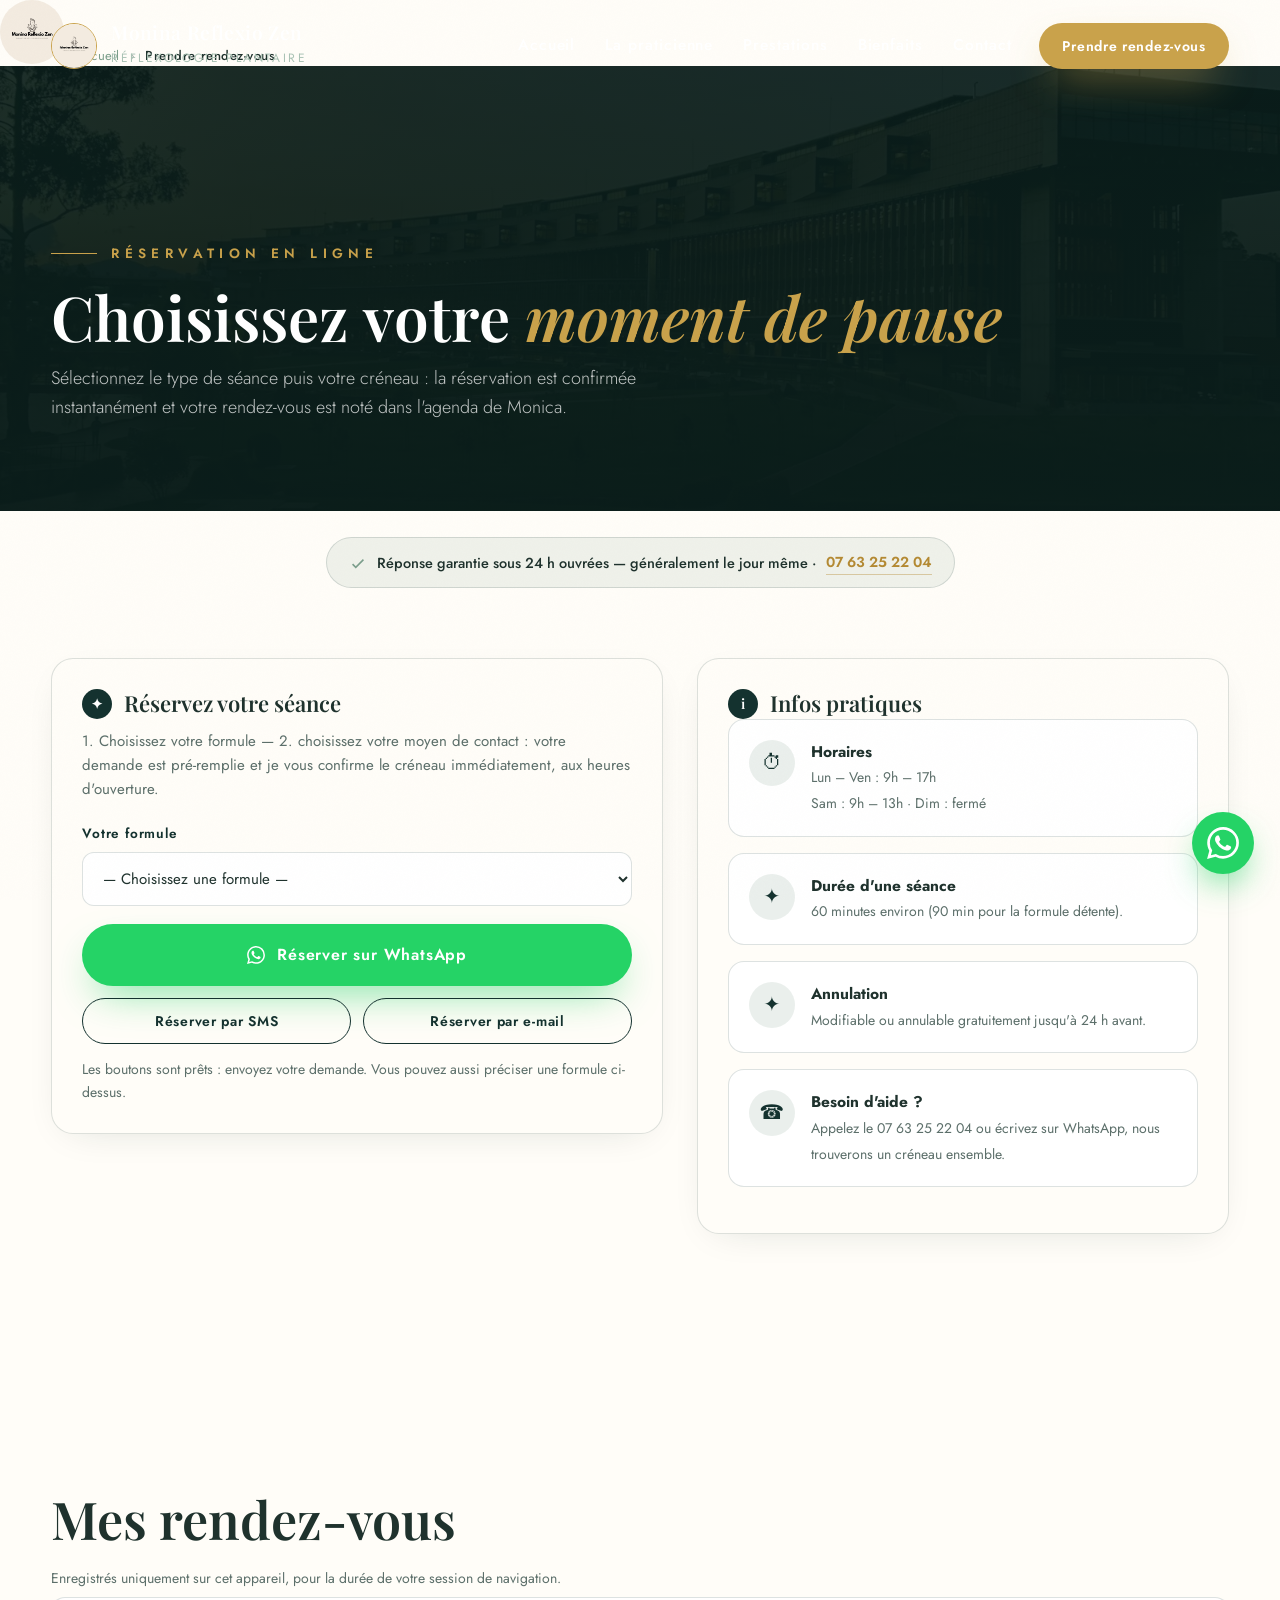
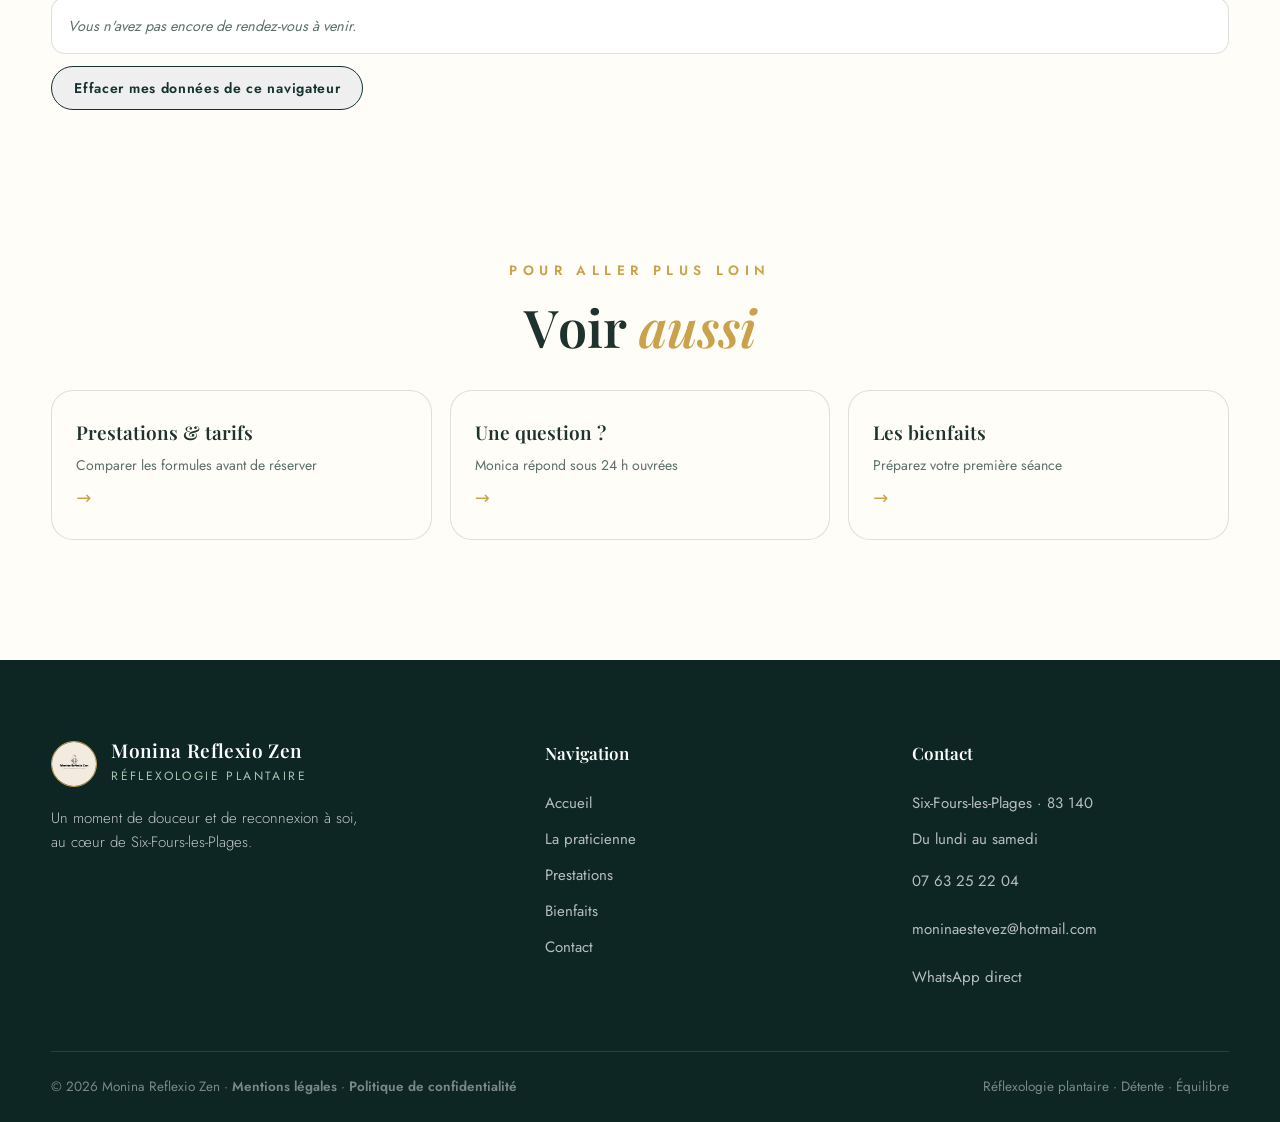
<file: rdv.html>
<!DOCTYPE html>
<html lang="fr">
<head>
<meta charset="UTF-8">
<meta name="viewport" content="width=device-width, initial-scale=1.0">
<title>Réserver une séance par WhatsApp — Monina Reflexio Zen</title>
<meta name="description" content="Réservez votre séance de réflexologie plantaire par WhatsApp : séance découverte, réflexologie plantaire, formule détente ou carnet de 5 séances à Six-Fours-les-Plages.">
<link rel="canonical" href="https://reflexio-zen-v2.vercel.app/rdv.html">
<meta name="geo.region" content="FR-83">
<meta name="geo.placename" content="Six-Fours-les-Plages">
<meta name="geo.position" content="43.0931;5.8397">
<meta name="ICBM" content="43.0931, 5.8397">
<meta name="robots" content="index, follow, max-image-preview:large">
<meta property="og:type" content="website">
<meta property="og:locale" content="fr_FR">
<meta property="og:site_name" content="Monina Reflexio Zen">
<meta property="og:title" content="Réserver une séance par WhatsApp — Monina Reflexio Zen">
<meta property="og:description" content="Séance découverte 45 €, réflexologie plantaire 60 €, formule détente 85 € : réservez votre créneau par WhatsApp.">
<meta property="og:url" content="https://reflexio-zen-v2.vercel.app/rdv.html">
<meta property="og:image" content="https://reflexio-zen-v2.vercel.app/images/seance2.webp">
<meta name="twitter:card" content="summary_large_image">
<meta name="twitter:title" content="Réserver une séance par WhatsApp — Monina Reflexio Zen">
<meta name="twitter:description" content="Réservez votre séance de réflexologie plantaire par WhatsApp.">
<meta name="twitter:image" content="https://reflexio-zen-v2.vercel.app/images/seance2.webp">
<link rel="icon" type="image/svg+xml" href="images/favicon.svg">
  <link rel="stylesheet" href="css/style.css?v=2.1">
<script type="application/ld+json">
{
  "@context": "https://schema.org",
  "@type": "HealthAndBeautyBusiness",
  "name": "Reflexio Zen",
  "url": "https://reflexio-zen-v2.vercel.app",
  "telephone": "+33763252204",
  "email": "moninaestevez@hotmail.com",
  "address": {
    "@type": "PostalAddress",
    "streetAddress": "272 Rue de Rouveau",
    "addressLocality": "Six-Fours-les-Plages",
    "postalCode": "83140",
    "addressRegion": "Var",
    "addressCountry": "FR"
  },
  "openingHoursSpecification": {
    "@type": "OpeningHoursSpecification",
    "dayOfWeek": ["Monday", "Tuesday", "Wednesday", "Thursday", "Friday"],
    "opens": "09:00",
    "closes": "19:00"
  }
}
</script>

<noscript><style>.reveal,.reveal.in{opacity:1!important;transform:none!important}.split-title .lt{opacity:1!important;transform:none!important}</style></noscript>
</head>
<body class="grain" data-page="rdv">

<div class="intro">
  <div class="intro-inner">
    <div class="intro-lotus">
      <img class="u-avatar-spin" src="images/logo.webp" width="64" height="64" alt="Monina Reflexio Zen">
    </div>
    <div class="intro-word" data-word="MONINA REFLEXIO ZEN"></div>
    <div class="intro-sub">Réservation en ligne</div>
    <div class="intro-line"><i></i></div>
  </div>
</div>
</script>

<div class="page-flash"></div>

<header class="header">
  <div class="wrap">
    <a class="brand" href="index.html">
      <img class="mark" src="images/logo.webp" width="46" height="46" alt="Monina Reflexio Zen">
      <div>
        <b>Monina Reflexio Zen</b>
        <span>Réflexologie plantaire</span>
      </div>
    </a>
    <nav class="nav">
      <a href="index.html">Accueil</a>
      <a href="apropos.html">La praticienne</a>
      <a href="prestations.html">Prestations</a>
      <a href="bienfaits.html">Bienfaits</a>
      <a href="contact.html">Contact</a>
    </nav>
    <div class="header-actions">
      <a class="btn btn-gold btn-sm" href="rdv.html">Prendre rendez-vous</a>
    </div>
    <button class="burger" aria-label="Menu"><span></span><span></span><span></span></button>
  </div>
</header>

<main>
<nav class="breadcrumb wrap" aria-label="Fil d'Ariane"><a href="index.html">Accueil</a><span class="sep">&rsaquo;</span><span aria-current="page">Prendre rendez-vous</span></nav>

<div class="menu-mobile">
  <a href="index.html">Accueil</a>
  <a href="apropos.html">La praticienne</a>
  <a href="prestations.html">Prestations</a>
  <a href="bienfaits.html">Bienfaits</a>
  <a href="contact.html">Contact</a>
  <a class="u-or" href="rdv.html">Prendre rendez-vous</a>
  <div class="mm-foot">Cabinet à Six-Fours-les-Plages</div>
</div>

<section class="page-hero">
  <div class="bg"><img src="images/seance1.webp" width="1600" height="1200" loading="lazy" decoding="async" alt="Séance de réflexologie plantaire"></div>
  <div class="veil"></div>
  <div class="wrap">
    <span class="eyebrow">Réservation en ligne</span>
    <h1 class="split-title">Choisissez votre <em>moment de pause</em></h1>
    <p>Sélectionnez le type de séance puis votre créneau : la réservation est confirmée instantanément et votre rendez-vous est noté dans l'agenda de Monica.</p>
  </div>
</section>
<div class="wrap promise-wrap"><p class="promise-badge"><svg viewBox="0 0 24 24" fill="currentColor" aria-hidden="true"><path d="M9 16.2l-3.5-3.5L4 14.2 9 19.2 20 8.2l-1.5-1.5z"/></svg> Réponse garantie sous 24 h ouvrées — généralement le jour même · <a href="tel:+33763252204">07 63 25 22 04</a></p></div>



<section class="section u-pt70">
  <div class="wrap rdv-wrap">

    <div>
      <div class="card">
        <h3><span class="dot">✦</span> Réservez votre séance</h3>
        <p class="u-muted15-b22">1. Choisissez votre formule — 2. choisissez votre moyen de contact : votre demande est pré-remplie et je vous confirme le créneau immédiatement, aux heures d'ouverture.</p>
        <div class="field">
          <label for="rdv-formule">Votre formule</label>
          <select id="rdv-formule">
            <option value="">— Choisissez une formule —</option>
            <option value="une séance découverte (45 min · 45 €)">Séance découverte — 45 min · 45 €</option>
            <option value="une séance de réflexologie plantaire (60 min · 60 €)">Réflexologie plantaire — 60 min · 60 €</option>
            <option value="la formule détente et relaxation (90 min · 85 €)">Formule détente &amp; relaxation — 90 min · 85 €</option>
            <option value="le carnet de 5 séances (270 €)">Carnet de 5 séances — 270 €</option>
            <option value="une carte cadeau (dès 45 €)">Carte cadeau — dès 45 €</option>
            <option value="une séance à domicile (+15 €)">Séance à domicile — +15 €</option>
          </select>
        </div>
        <div class="u-col12-mt18">
          <a id="wa-submit" class="btn btn-wa u-wfull-jcenter" href="#" target="_blank" rel="noopener">
            <svg class="u-ico20" viewBox="0 0 24 24" fill="currentColor"><path d="M17.472 14.382c-.297-.149-1.758-.867-2.03-.967-.273-.099-.471-.148-.67.15-.197.297-.767.966-.94 1.164-.173.199-.347.223-.644.075-.297-.15-1.255-.463-2.39-1.475-.883-.788-1.48-1.761-1.653-2.059-.173-.297-.018-.458.13-.606.134-.133.298-.347.446-.52.149-.174.198-.298.298-.497.099-.198.05-.371-.025-.52-.075-.149-.669-1.612-.916-2.207-.242-.579-.487-.5-.669-.51-.173-.008-.371-.01-.57-.01-.198 0-.52.074-.792.372-.272.297-1.04 1.016-1.04 2.479 0 1.462 1.065 2.875 1.213 3.074.149.198 2.096 3.2 5.077 4.487.709.306 1.262.489 1.694.625.712.227 1.36.195 1.871.118.571-.085 1.758-.719 2.006-1.413.248-.694.248-1.289.173-1.413-.074-.124-.272-.198-.57-.347m-5.421 7.403h-.004a9.87 9.87 0 01-5.031-1.378l-.361-.214-3.741.982.998-3.648-.235-.374a9.86 9.86 0 01-1.51-5.26c.001-5.45 4.436-9.884 9.888-9.884 2.64 0 5.122 1.03 6.988 2.898a9.825 9.825 0 012.893 6.994c-.003 5.45-4.437 9.884-9.885 9.884m8.413-18.297A11.815 11.815 0 0012.05 0C5.495 0 .16 5.335.157 11.892c0 2.096.547 4.142 1.588 5.945L.057 24l6.305-1.654a11.882 11.882 0 005.683 1.448h.005c6.554 0 11.89-5.335 11.893-11.893a11.821 11.821 0 00-3.48-8.413z"/></svg>
            Réserver sur WhatsApp
          </a>
          <div class="u-row12">
            <a id="sms-submit" class="btn btn-outline btn-sm u-flex1-min150" href="#">Réserver par SMS</a>
            <a id="mail-submit" class="btn btn-outline btn-sm u-flex1-min150" href="#">Réserver par e-mail</a>
          </div>
        </div>
        <p class="u-muted14" id="rdv-hint">Choisissez d'abord une formule pour activer les boutons.</p>
      </div>
    </div>

    <div>
      <div class="card">
        <h3><span class="dot">i</span> Infos pratiques</h3>
        <div class="info-card"><div class="i">⏱</div><div><b>Horaires</b><span>Lun – Ven : 9h – 17h<br>Sam : 9h – 13h · Dim : fermé</span></div></div>
        <div class="info-card"><div class="i">✦</div><div><b>Durée d'une séance</b><span>60 minutes environ (90 min pour la formule détente).</span></div></div>
        <div class="info-card"><div class="i">✦</div><div><b>Annulation</b><span>Modifiable ou annulable gratuitement jusqu'à 24 h avant.</span></div></div>
        <div class="info-card"><div class="i">☎</div><div><b>Besoin d'aide ?</b><span>Appelez le 07 63 25 22 04 ou écrivez sur WhatsApp, nous trouverons un créneau ensemble.</span></div></div>
      </div>
    </div>

  </div>
</section>

  <section class="section">
    <div class="wrap">
      <h2 class="section-title">Mes rendez-vous</h2>
      <p class="u-muted14">Enregistr&#233;s uniquement sur cet appareil, pour la dur&#233;e de votre session de navigation.</p>
      <ul id="my-rdv-list" class="my-rdv"></ul>
      <button type="button" id="purge-data" class="btn btn-sm btn-outline">Effacer mes donn&#233;es de ce navigateur</button>
    </div>
  </section>
<section class="section voir-aussi">
  <div class="wrap">
    <span class="eyebrow center">Pour aller plus loin</span>
    <h2 class="split-title u-center">Voir <em>aussi</em></h2>
    <div class="va-grid">
      <a class="va-card" href="prestations.html"><b>Prestations &amp; tarifs</b><span>Comparer les formules avant de r&eacute;server</span></a>
      <a class="va-card" href="contact.html"><b>Une question ?</b><span>Monica répond sous 24 h ouvrées</span></a>
      <a class="va-card" href="bienfaits.html"><b>Les bienfaits</b><span>Préparez votre première séance</span></a>
    </div>
  </div>
</section>

</main>

<footer>
  <div class="wrap">
    <div class="foot-grid">
      <div class="foot-brand">
        <a class="brand" href="index.html">
          <img class="mark" src="images/logo.webp" width="46" height="46" alt="Monina Reflexio Zen">
          <div><b>Monina Reflexio Zen</b><span>Réflexologie plantaire</span></div>
        </a>
        <p>Un moment de douceur et de reconnexion à soi, au cœur de Six-Fours-les-Plages.</p>
      </div>
      <div class="foot-col">
        <h4>Navigation</h4>
        <a href="index.html">Accueil</a>
        <a href="apropos.html">La praticienne</a>
        <a href="prestations.html">Prestations</a>
        <a href="bienfaits.html">Bienfaits</a>
        <a href="contact.html">Contact</a>
      </div>
      <div class="foot-col">
        <h4>Contact</h4>
        <ul>
          <li>Six-Fours-les-Plages · 83 140</li>
          <li>Du lundi au samedi</li>
          <li><a href="tel:0763252204">07 63 25 22 04</a></li>
          <li><a href="mailto:moninaestevez@hotmail.com">moninaestevez@hotmail.com</a></li>
          <li><a href="https://wa.me/33763252204" target="_blank" rel="noopener">WhatsApp direct</a></li>
        </ul>
      </div>
    </div>
    <div class="foot-bottom">
      <span>© 2026 Monina Reflexio Zen · <a class="link-line" href="mentions-legales.html">Mentions légales</a> · <a class="link-line" href="politique-confidentialite.html">Politique de confidentialité</a></span>
      <span>Réflexologie plantaire · Détente · Équilibre</span>
    </div>
  </div>
</footer>

<a class="wa-fab" href="https://wa.me/33763252204?text=Bonjour%20Reflexio%20Zen%2C%20je%20souhaite%20des%20informations%20sur%20vos%20s%C3%A9ances." target="_blank" rel="noopener" aria-label="Discuter sur WhatsApp">
  <svg viewBox="0 0 24 24"><path d="M17.472 14.382c-.297-.149-1.758-.867-2.03-.967-.273-.099-.471-.148-.67.15-.197.297-.767.966-.94 1.164-.173.199-.347.223-.644.075-.297-.15-1.255-.463-2.39-1.475-.883-.788-1.48-1.761-1.653-2.059-.173-.297-.018-.458.13-.606.134-.133.298-.347.446-.52.149-.174.198-.298.298-.497.099-.198.05-.371-.025-.52-.075-.149-.669-1.612-.916-2.207-.242-.579-.487-.5-.669-.51-.173-.008-.371-.01-.57-.01-.198 0-.52.074-.792.372-.272.297-1.04 1.016-1.04 2.479 0 1.462 1.065 2.875 1.213 3.074.149.198 2.096 3.2 5.077 4.487.709.306 1.262.489 1.694.625.712.227 1.36.195 1.871.118.571-.085 1.758-.719 2.006-1.413.248-.694.248-1.289.173-1.413-.074-.124-.272-.198-.57-.347m-5.421 7.403h-.004a9.87 9.87 0 01-5.031-1.378l-.361-.214-3.741.982.998-3.648-.235-.374a9.86 9.86 0 01-1.51-5.26c.001-5.45 4.436-9.884 9.888-9.884 2.64 0 5.122 1.03 6.988 2.898a9.825 9.825 0 012.893 6.994c-.003 5.45-4.437 9.884-9.885 9.884m8.413-18.297A11.815 11.815 0 0012.05 0C5.495 0 .16 5.335.157 11.892c0 2.096.547 4.142 1.588 5.945L.057 24l6.305-1.654a11.882 11.882 0 005.683 1.448h.005c6.554 0 11.89-5.335 11.893-11.893a11.821 11.821 0 00-3.48-8.413z"/></svg>
  <span class="tip">Discuter sur WhatsApp</span>
</a>

<div class="mobile-cta" role="navigation" aria-label="Actions rapides">
  <a href="tel:+33763252204" class="mc-call"><svg viewBox="0 0 24 24" fill="currentColor"><path d="M6.62 10.79a15.05 15.05 0 006.59 6.59l2.2-2.2a1 1 0 011.02-.24c1.12.37 2.33.57 3.57.57a1 1 0 011 1V20a1 1 0 01-1 1C10.61 21 3 13.39 3 4a1 1 0 011-1h3.5a1 1 0 011 1c0 1.24.2 2.45.57 3.57a1 1 0 01-.25 1.02l-2.2 2.2z"/></svg><span>Appeler</span></a>
  <a href="https://wa.me/33763252204?text=Bonjour%20Reflexio%20Zen%2C%20je%20souhaite%20des%20informations%20sur%20vos%20s%C3%A9ances." target="_blank" rel="noopener" class="mc-wa"><svg viewBox="0 0 24 24" fill="currentColor"><path d="M17.472 14.382c-.297-.149-1.758-.867-2.03-.967-.273-.099-.471-.148-.67.15-.197.297-.767.966-.94 1.164-.173.199-.347.223-.644.075-.297-.15-1.255-.463-2.39-1.475-.883-.788-1.48-1.761-1.653-2.059-.173-.297-.018-.458.13-.606.134-.133.298-.347.446-.52.149-.174.198-.298.298-.497.099-.198.05-.371-.025-.52-.075-.149-.669-1.612-.916-2.207-.242-.579-.487-.5-.669-.51-.173-.008-.371-.01-.57-.01-.198 0-.52.074-.792.372-.272.297-1.04 1.016-1.04 2.479 0 1.462 1.065 2.875 1.213 3.074.149.198 2.096 3.2 5.077 4.487.709.306 1.262.489 1.694.625.712.227 1.36.195 1.871.118.571-.085 1.758-.719 2.006-1.413.248-.694.248-1.289.173-1.413-.074-.124-.272-.198-.57-.347m-5.421 7.403h-.004a9.87 9.87 0 01-5.031-1.378l-.361-.214-3.741.982.998-3.648-.235-.374a9.86 9.86 0 01-1.51-5.26c.001-5.45 4.436-9.884 9.888-9.884 2.64 0 5.122 1.03 6.988 2.898a9.825 9.825 0 012.893 6.994c-.003 5.45-4.437 9.884-9.885 9.884m8.413-18.297A11.815 11.815 0 0012.05 0C5.495 0 .16 5.335.157 11.892c0 2.096.547 4.142 1.588 5.945L.057 24l6.305-1.654a11.882 11.882 0 005.683 1.448h.005c6.554 0 11.89-5.335 11.893-11.893a11.821 11.821 0 00-3.48-8.413z"/></svg><span>WhatsApp</span></a>
  <a href="rdv.html" class="mc-rdv"><svg viewBox="0 0 24 24" fill="currentColor"><path d="M17 12h-5v5h5v-5zM16 1v2H8V1H6v2H5a2 2 0 00-2 2v14a2 2 0 002 2h14a2 2 0 002-2V5a2 2 0 00-2-2h-1V1h-2zm3 18H5V8h14v11z"/></svg><span>Réserver</span></a>
</div>

<div class="toast"></div>

<script src="js/rdv.js" defer></script>
<script src="js/main.js" defer></script>
</body>
</html>
</file>
<file: css/style.css>
/* === FONTS fusionnees (perf : une seule requete CSS) === */
/* Polices auto-hÃ©bergees (RGPD : aucune requete vers Google) */

@font-face {
  font-family: 'Jost';
  font-style: normal;
  font-weight: 100 900;
  font-display: swap;
  src: url(../fonts/Jost-normal-100-900.woff2) format('woff2');
  unicode-range: U+0000-00FF, U+0131, U+0152-0153, U+02BB-02BC, U+02C6, U+02DA, U+02DC, U+0304, U+0308, U+0329, U+2000-206F, U+20AC, U+2122, U+2191, U+2193, U+2212, U+2215, U+FEFF, U+FFFD;
}

@font-face {
  font-family: 'Playfair Display';
  font-style: italic;
  font-weight: 400 900;
  font-display: swap;
  src: url(../fonts/PlayfairDisplay-italic-400-900.woff2) format('woff2');
  unicode-range: U+0000-00FF, U+0131, U+0152-0153, U+02BB-02BC, U+02C6, U+02DA, U+02DC, U+0304, U+0308, U+0329, U+2000-206F, U+20AC, U+2122, U+2191, U+2193, U+2212, U+2215, U+FEFF, U+FFFD;
}

@font-face {
  font-family: 'Playfair Display';
  font-style: normal;
  font-weight: 400 900;
  font-display: swap;
  src: url(../fonts/PlayfairDisplay-normal-400-900.woff2) format('woff2');
  unicode-range: U+0000-00FF, U+0131, U+0152-0153, U+02BB-02BC, U+02C6, U+02DA, U+02DC, U+0304, U+0308, U+0329, U+2000-206F, U+20AC, U+2122, U+2191, U+2193, U+2212, U+2215, U+FEFF, U+FFFD;
}
/* ============================================================
   Reflexio Zen — Réflexologie plantaire
   Identité « mer & sérénité » : teal profond, sauge, sable, or
   ============================================================ */
:root{
  --teal:#14322f;
  --teal-2:#0d2623;
  --sage:#7b9e8b;
  --sage-2:#a9c2b4;
  --sable:#f6f1e7;
  --paper:#fffdf8;
  --or:#c9a24b;
  --or-2:#b48a33;
  --encre:#1f322d;
  --muted:#5c6f6a;
  --ligne:rgba(20,50,47,.14);
  --ligne-l:rgba(255,255,255,.16);
  --r:22px;
  --sh:0 24px 60px -24px rgba(13,38,35,.35);
  --serif:'Playfair Display',Georgia,serif;
  --sans:'Jost',system-ui,sans-serif;
}
*{margin:0;padding:0;box-sizing:border-box}
html{scroll-behavior:smooth}
body{
  font-family:var(--sans);
  color:var(--encre);
  background:var(--paper);
  line-height:1.6;
  font-weight:400;
  -webkit-font-smoothing:antialiased;
}
img{max-width:100%;display:block}
a{color:inherit;text-decoration:none}
button{font-family:inherit;cursor:pointer}
.grain::after{
  content:"";position:fixed;inset:0;pointer-events:none;z-index:70;opacity:.5;
  background-image:url("data:image/svg+xml,%3Csvg xmlns='http://www.w3.org/2000/svg' width='140' height='140'%3E%3Cfilter id='n'%3E%3CfeTurbulence type='fractalNoise' baseFrequency='.9' numOctaves='2' stitchTiles='stitch'/%3E%3C/filter%3E%3Crect width='140' height='140' filter='url(%23n)' opacity='.04'/%3E%3C/svg%3E");
  mix-blend-mode:multiply;
}
::selection{background:var(--or);color:#fff}


/* ---------- Progress + Header ---------- */
.progress{position:fixed;top:0;left:0;height:3px;width:0;background:linear-gradient(90deg,var(--or),var(--sage));z-index:110;transition:width .1s linear}
.header{
  position:fixed;top:0;left:0;right:0;z-index:100;
  transition:background .35s,box-shadow .35s,padding .35s;
  padding:22px 0;
}
.header.scrolled{background:rgba(253,252,248,.9);backdrop-filter:blur(14px);padding:12px 0;box-shadow:0 1px 0 var(--ligne)}
.header.dark .brand b,.header.dark .nav a,.header.dark .burger span{color:var(--encre);border-color:var(--encre)}
.header.dark .brand span{color:var(--muted)}
.wrap{width:min(1200px,92%);margin:0 auto}
.header .wrap{display:flex;align-items:center;gap:28px}
.brand{display:flex;align-items:center;gap:14px}
.mark{
  width:46px;height:46px;border-radius:50%;flex:none;
  border:1.5px solid var(--or);color:var(--or);
  display:grid;place-items:center;font-family:var(--serif);font-size:20px;
  position:relative;transition:transform .4s;
}
.mark::before{content:"";position:absolute;inset:-5px;border-radius:50%;border:1px dashed rgba(201,162,75,.5);animation:spin 30s linear infinite}
.brand:hover .mark{transform:rotate(180deg)}
.brand b{display:block;font-family:var(--serif);font-size:19px;font-weight:600;color:#fff;line-height:1.15;letter-spacing:.02em}
.brand span{font-size:12px;letter-spacing:.2em;text-transform:uppercase;color:var(--sage-2)}
.nav{display:flex;gap:30px;margin-left:auto}
.nav a{font-size:15.5px;letter-spacing:.06em;color:#fff;position:relative;padding:4px 0;font-weight:500}
.nav a::after{content:"";position:absolute;left:0;bottom:-3px;height:1.5px;width:0;background:var(--or);transition:width .3s}
.nav a:hover::after,.nav a.active::after{width:100%}
.header-actions{display:flex;align-items:center;gap:14px}
.burger{display:none;background:none;border:0;width:44px;height:44px;flex-direction:column;align-items:center;justify-content:center;gap:5px}
.burger span{width:26px;height:2px;background:#fff;transition:.3s;border-radius:2px}
.burger.open span:nth-child(1){transform:translateY(7px) rotate(45deg)}
.burger.open span:nth-child(2){opacity:0}
.burger.open span:nth-child(3){transform:translateY(-7px) rotate(-45deg)}
.menu-mobile{
  position:fixed;inset:0;z-index:99;background:var(--teal-2);
  display:flex;flex-direction:column;align-items:center;justify-content:center;gap:26px;
  opacity:0;visibility:hidden;transition:.4s;
}
.menu-mobile.open{opacity:1;visibility:visible}
.menu-mobile a{color:#fff;font-family:var(--serif);font-size:30px}
.menu-mobile .mm-foot{margin-top:20px;color:var(--sage-2);letter-spacing:.2em;text-transform:uppercase;font-size:13px}

/* ---------- Boutons ---------- */
.btn{
  display:inline-flex;align-items:center;gap:12px;
  padding:17px 34px;border-radius:999px;font-size:16px;font-weight:600;letter-spacing:.05em;
  border:1.5px solid transparent;transition:.3s;position:relative;overflow:hidden;
}
.btn svg{width:18px;height:18px;transition:transform .3s}
.btn:hover svg{transform:translateX(4px)}
.btn-gold{background:var(--or);color:#fff;box-shadow:0 18px 40px -14px rgba(201,162,75,.75)}
.btn-gold:hover{background:var(--or-2);transform:translateY(-2px)}
.btn-wa{background:#25d366;color:#fff;box-shadow:0 18px 40px -14px rgba(37,211,102,.65)}
.btn-wa:hover{background:#1fb959;transform:translateY(-2px)}
.btn-light{background:rgba(255,255,255,.12);color:#fff;border-color:rgba(255,255,255,.4);backdrop-filter:blur(6px)}
.btn-light:hover{background:rgba(255,255,255,.24);transform:translateY(-2px)}
.btn-outline{border-color:var(--teal);color:var(--teal)}
.btn-outline:hover{background:var(--teal);color:#fff;transform:translateY(-2px)}
.btn-outline-l{border-color:rgba(255,255,255,.45);color:#fff}
.btn-outline-l:hover{background:#fff;color:var(--teal)}
.btn-sm{padding:11px 22px;font-size:14px}

/* ---------- Hero ---------- */
.hero{position:relative;min-height:100vh;display:flex;align-items:center;color:#fff;overflow:hidden}
.hero .bg{position:absolute;inset:0}
.hero .bg img{width:100%;height:100%;object-fit:cover;transform:scale(1.03);transition:transform 1.6s ease-out}
.hero.ready .bg img{transform:scale(1)}
.veil{position:absolute;inset:0;background:linear-gradient(180deg,rgba(10,28,26,.6) 0%,rgba(10,28,26,.25) 45%,rgba(10,28,26,.88) 100%)}
.ghost{
  position:absolute;right:-2%;bottom:6%;font-family:var(--serif);font-size:clamp(90px,18vw,250px);
  font-weight:700;color:rgba(255,255,255,.045);line-height:1;white-space:nowrap;pointer-events:none;
}
.hero-inner{position:relative;padding:150px 0 120px;z-index:2}
.eyebrow{
  display:inline-flex;align-items:center;gap:14px;font-size:13.5px;letter-spacing:.4em;
  text-transform:uppercase;font-weight:600;color:var(--or);
}
.eyebrow::before{content:"";width:46px;height:1.5px;background:var(--or)}
h1,h2,h3{font-family:var(--serif);font-weight:600;line-height:1.12}
h1{font-size:clamp(42px,6.6vw,86px);margin:22px 0 26px;max-width:980px}
h1 em,h2 em{font-style:italic;color:var(--or)}
.lede{font-size:clamp(17px,1.4vw,21px);max-width:620px;color:rgba(255,255,255,.86);font-weight:300}
.hero-cta{display:flex;gap:18px;margin-top:38px;flex-wrap:wrap}
.hero-badges{display:flex;gap:0;margin-top:64px;flex-wrap:wrap}
.hero-badges>div{padding:0 42px;border-right:1px solid rgba(255,255,255,.2)}
.hero-badges>div:first-child{padding-left:0}
.hero-badges>div:last-child{border-right:0}
.hero-badges b{display:block;font-family:var(--serif);font-size:40px;color:var(--or);line-height:1}
.hero-badges span{font-size:12.5px;letter-spacing:.2em;text-transform:uppercase;color:rgba(255,255,255,.65);display:block;margin-top:8px}
.scroll-hint{position:absolute;left:50%;bottom:26px;transform:translateX(-50%);z-index:2;color:rgba(255,255,255,.6);font-size:11px;letter-spacing:.35em;text-transform:uppercase;display:flex;flex-direction:column;align-items:center;gap:10px}
.scroll-hint::after{content:"";width:1px;height:44px;background:linear-gradient(var(--or),transparent);animation:drop 1.8s ease-in-out infinite}
@keyframes drop{0%{transform:scaleY(0);transform-origin:top}60%{transform:scaleY(1);transform-origin:top}100%{transform:scaleY(0);transform-origin:bottom}}

/* ---------- Marquee ---------- */
.marquee{background:var(--teal);color:rgba(255,255,255,.85);overflow:hidden;padding:20px 0;border-top:1px solid rgba(255,255,255,.08)}
.marquee-inner{display:flex;gap:0;width:max-content;animation:marq 34s linear infinite}
.marquee-inner span{font-size:15px;letter-spacing:.34em;text-transform:uppercase;white-space:nowrap;padding-right:40px;font-weight:500}
.marquee-inner i{font-style:normal;color:var(--or);padding-left:40px}
@keyframes marq{to{transform:translateX(-50%)}}

/* ---------- Sections ---------- */
.section{padding:120px 0;position:relative}
.section.sand{background:var(--sable)}
.section.teal{background:var(--teal);color:#fff}
.section-head{max-width:640px}
.section-head.center{margin:0 auto;text-align:center}
.section-head.center .eyebrow::before{display:none}
h2{font-size:clamp(32px,4.2vw,52px);margin:16px 0 18px}
.section-head p{color:var(--muted);font-size:17.5px;font-weight:300}
.section.teal .section-head p{color:rgba(255,255,255,.7)}
.head-flex{display:flex;align-items:flex-end;justify-content:space-between;gap:30px;margin-bottom:60px;flex-wrap:wrap}

/* About */
.about-grid{display:grid;grid-template-columns:1.35fr 1fr;gap:50px;align-items:center}
.about-media{position:relative}
.img-main{border-radius:var(--r);overflow:hidden;box-shadow:var(--sh);position:relative}
.img-main::after{content:"";position:absolute;inset:0;background:linear-gradient(180deg,transparent 55%,rgba(13,38,35,.35))}
.img-main img{width:100%;height:auto;max-height:750px;object-fit:cover}
.img-float{position:absolute;right:-34px;bottom:-34px;width:46%;border-radius:var(--r);overflow:hidden;border:8px solid var(--paper);box-shadow:var(--sh);transform:rotate(3deg)}
.img-float img{width:100%;aspect-ratio:4/3;object-fit:cover}
.since{
  position:absolute;top:-26px;left:-26px;width:110px;height:110px;border-radius:50%;
  background:var(--teal);color:#fff;display:flex;flex-direction:column;align-items:center;justify-content:center;
  box-shadow:var(--sh);border:1px dashed rgba(201,162,75,.5);
}
.since b{font-family:var(--serif);font-size:30px;color:var(--or);line-height:1}
.since span{font-size:11px;letter-spacing:.25em;text-transform:uppercase;color:rgba(255,255,255,.75);margin-top:4px}
.about-txt h2{max-width:520px}
.about-txt p{margin-bottom:18px;color:var(--muted);font-weight:300;font-size:17px}
.about-points{list-style:none;margin:26px 0 34px;display:grid;grid-template-columns:1fr 1fr;gap:14px 26px}
.about-points li{display:flex;gap:12px;align-items:center;font-size:15.5px}
.about-points li::before{
  content:"";width:22px;height:22px;flex:none;border-radius:50%;
  background:url("data:image/svg+xml,%3Csvg xmlns='http://www.w3.org/2000/svg' viewBox='0 0 24 24' fill='none' stroke='%23c9a24b' stroke-width='2.4' stroke-linecap='round' stroke-linejoin='round'%3E%3Cpath d='M20 6 9 17l-5-5'/%3E%3C/svg%3E") center/12px no-repeat;
  border:1px solid rgba(201,162,75,.6);
}
.about-cta{display:flex;align-items:center;gap:22px;flex-wrap:wrap}
.mini{font-size:14px;color:var(--muted);letter-spacing:.03em}

/* Formations */
.form-grid{display:grid;grid-template-columns:1fr 1fr;gap:24px;margin-top:60px}

/* Bienfaits */
.benefits-grid{display:grid;grid-template-columns:repeat(4,1fr);gap:22px;margin-top:60px}
.benefit{
  background:var(--paper);border-radius:var(--r);padding:34px 28px;border:1px solid var(--ligne);
  transition:.4s;position:relative;overflow:hidden;
}
.benefit::before{content:"";position:absolute;inset:auto 0 0 0;height:3px;background:linear-gradient(90deg,var(--or),var(--sage));transform:scaleX(0);transform-origin:left;transition:.45s}
.benefit:hover{transform:translateY(-8px);box-shadow:var(--sh)}
.benefit:hover::before{transform:scaleX(1)}
.benefit .num{font-family:var(--serif);font-size:44px;color:rgba(201,162,75,.25);font-style:italic;line-height:1}
.benefit h3{font-size:21px;margin:16px 0 10px}
.benefit p{font-size:14.5px;color:var(--muted);font-weight:300}

/* Prestations */
.presta-grid{display:grid;grid-template-columns:repeat(3,1fr);gap:24px;margin-top:60px}
.presta{
  background:var(--paper);border-radius:var(--r);overflow:hidden;border:1px solid var(--ligne);
  transition:.4s;display:flex;flex-direction:column;position:relative;
}
.presta:hover{transform:translateY(-8px);box-shadow:var(--sh)}
.presta .media{position:relative;height:230px;overflow:hidden}
.presta .media img{width:100%;height:100%;object-fit:cover;transition:transform .7s}
.presta:hover .media img{transform:scale(1.03)}
.presta .media::after{content:"";position:absolute;inset:0;background:linear-gradient(180deg,transparent 30%,rgba(13,38,35,.55))}
.presta .dur{position:absolute;left:18px;bottom:16px;z-index:2;color:#fff;font-size:13px;letter-spacing:.14em;text-transform:uppercase;background:rgba(13,38,35,.55);padding:6px 14px;border-radius:999px;backdrop-filter:blur(6px);border:1px solid rgba(255,255,255,.25)}
.presta-body{padding:28px;display:flex;flex-direction:column;flex:1}
.presta-body h3{font-size:23px}
.presta-body p{font-size:14.5px;color:var(--muted);font-weight:300;margin:10px 0 20px;flex:1}
.presta-foot{display:flex;align-items:center;justify-content:space-between;gap:12px}
.prix{font-family:var(--serif);font-size:26px;color:var(--teal)}
.prix small{font-size:14px;color:var(--muted);font-family:var(--sans);font-weight:400}

/* Déroulement */
.steps{display:grid;grid-template-columns:repeat(4,1fr);gap:24px;margin-top:60px}
.step{position:relative;padding:30px;border-radius:var(--r);background:rgba(255,255,255,.05);border:1px solid var(--ligne-l);transition:.4s}
.step:hover{transform:translateY(-6px);border-color:rgba(201,162,75,.6);background:rgba(255,255,255,.09)}
.step .n{font-family:var(--serif);font-size:52px;font-style:italic;color:var(--or);line-height:1;display:block}
.step h3{font-size:19px;margin:14px 0 8px}
.step p{font-size:14.5px;color:rgba(255,255,255,.72);font-weight:300}
.section.sand .step p{color:rgba(31,50,45,.72)}
.section.sand .step h3{color:var(--encre)}
.section.sand .step{background:rgba(255,255,255,.6)}

/* Avis */
.avis-grid{display:grid;grid-template-columns:repeat(3,1fr);gap:24px;margin-top:60px}
.avis{
  background:var(--paper);border-radius:var(--r);padding:32px;border:1px solid var(--ligne);
  position:relative;transition:.4s;
}
.avis:hover{transform:translateY(-6px);box-shadow:var(--sh)}
.avis::before{
  content:"";position:absolute;top:-18px;left:30px;font-family:var(--serif);font-size:90px;line-height:1;
  color:rgba(201,162,75,.25);content:"“";
}
.avis p{font-size:15.5px;font-weight:300;color:var(--muted);margin:8px 0 18px;font-style:italic}
.avis .who{display:flex;align-items:center;gap:12px}
.avatar{width:44px;height:44px;border-radius:50%;background:linear-gradient(135deg,var(--sage),var(--teal));display:grid;place-items:center;color:#fff;font-weight:600;letter-spacing:.05em}
.avis .who b{display:block;font-size:14.5px;font-weight:600}
.avis .who span{font-size:12.5px;color:var(--muted)}
.stars{color:var(--or);letter-spacing:3px;font-size:14px}

/* CTA band */
.cta-band{position:relative;overflow:hidden;padding:130px 0;text-align:center;color:#fff}
.cta-band .bg{position:absolute;inset:0}
.cta-band .bg img{width:100%;height:100%;object-fit:cover}
.cta-band .veil{background:linear-gradient(180deg,rgba(10,28,26,.85),rgba(10,28,26,.75))}
.cta-band .wrap{position:relative;z-index:2}
.cta-band h2{font-size:clamp(34px,5vw,60px);max-width:760px;margin:0 auto 20px}
.cta-band p{max-width:560px;margin:0 auto 38px;color:rgba(255,255,255,.8);font-weight:300;font-size:18px}
.cta-band .btn{margin:0 8px}

/* Footer */
footer{background:var(--teal-2);color:rgba(255,255,255,.75);padding:80px 0 0}
.foot-grid{display:grid;grid-template-columns:1.4fr 1fr 1fr;gap:50px;padding-bottom:50px}
.foot-brand .brand b{color:#fff}
.foot-brand p{margin-top:18px;font-size:15px;font-weight:300;max-width:320px}
.foot-col h4{font-family:var(--serif);font-size:17px;color:#fff;margin-bottom:18px;font-weight:600}
.foot-col a,.foot-col li{display:block;font-size:15px;padding:6px 0;color:rgba(255,255,255,.7);transition:.3s}
.foot-col a:hover{color:var(--or)}
.foot-col ul{list-style:none}
.foot-bottom{border-top:1px solid rgba(255,255,255,.12);padding:24px 0;display:flex;justify-content:space-between;gap:14px;flex-wrap:wrap;font-size:13.5px;color:rgba(255,255,255,.45)}

/* Reveal */
.reveal{opacity:0;transform:translateY(34px);transition:opacity .8s ease,transform .8s ease}
.reveal.in{opacity:1;transform:none}
.reveal[data-delay="1"]{transition-delay:.12s}
.reveal[data-delay="2"]{transition-delay:.24s}
.reveal[data-delay="3"]{transition-delay:.36s}

/* Lightbox */
.lightbox{position:fixed;inset:0;z-index:130;background:rgba(8,22,20,.92);display:flex;align-items:center;justify-content:center;opacity:0;visibility:hidden;transition:.35s;padding:40px}
.lightbox.open{opacity:1;visibility:visible}
.lightbox img{max-width:min(1000px,92vw);max-height:86vh;border-radius:14px;box-shadow:0 40px 100px rgba(0,0,0,.5)}
.lightbox .close{position:absolute;top:26px;right:30px;color:#fff;font-size:38px;background:none;border:0;line-height:1}

/* ============ PAGE RENDEZ-VOUS ============ */
.page-hero{
  position:relative;padding:170px 0 90px;color:#fff;overflow:hidden;background:var(--teal-2);
}
.page-hero .bg{position:absolute;inset:0}
.page-hero .bg img{width:100%;height:100%;object-fit:cover;opacity:.32}
.page-hero .veil{background:linear-gradient(180deg,rgba(10,28,26,.75),rgba(10,28,26,.94))}
.page-hero .wrap{position:relative;z-index:2}
.page-hero h1{font-size:clamp(36px,5vw,62px);margin:18px 0 12px}
.page-hero p{color:rgba(255,255,255,.75);font-weight:300;font-size:18px;max-width:640px}

.rdv-wrap{display:grid;grid-template-columns:1.15fr 1fr;gap:34px;align-items:start}
.card{
  background:var(--paper);border:1px solid var(--ligne);border-radius:var(--r);
  padding:30px;box-shadow:0 10px 40px -20px rgba(13,38,35,.18);
}
.card h3{font-size:22px;display:flex;align-items:center;gap:12px}
.card h3 .dot{width:30px;height:30px;border-radius:50%;background:var(--teal);color:#fff;display:grid;place-items:center;font-size:14px;font-family:var(--serif);flex:none}

/* Calendar */
.cal-head{display:flex;align-items:center;justify-content:space-between;margin-bottom:20px}
.cal-head .mon{font-family:var(--serif);font-size:22px;color:var(--teal)}
.cal-nav{display:flex;gap:8px}
.cal-nav button{width:40px;height:40px;border-radius:50%;border:1px solid var(--ligne);background:none;font-size:18px;color:var(--teal);transition:.3s;display:grid;place-items:center}
.cal-nav button:hover{background:var(--teal);color:#fff}
.cal-grid{display:grid;grid-template-columns:repeat(7,1fr);gap:6px}
.cal-dow{font-size:12px;letter-spacing:.12em;text-transform:uppercase;color:var(--muted);text-align:center;padding:6px 0;font-weight:600}
.day{
  aspect-ratio:1;border-radius:12px;display:grid;place-items:center;font-size:15px;
  border:1px solid transparent;cursor:pointer;transition:.2s;position:relative;font-weight:500;
}
.day:hover:not(.dim):not(.off){background:rgba(123,158,139,.18);border-color:var(--sage)}
.day.dim{color:#c9cdc8;cursor:default}
.day.off{color:rgba(201,205,200,.55);cursor:not-allowed;text-decoration:line-through;text-decoration-color:rgba(201,162,75,.5)}
.day.sel{background:var(--teal);color:#fff;box-shadow:0 10px 26px -8px rgba(13,38,35,.5)}
.day.today::after{content:"";position:absolute;bottom:6px;width:5px;height:5px;border-radius:50%;background:var(--or)}
.day.sel::after{background:#fff}
.day.busy::before{content:"";position:absolute;top:6px;right:6px;width:7px;height:7px;border-radius:50%;background:var(--or)}
.day.busy.sel::before{background:#fff}

/* Slots */
.slots{display:grid;grid-template-columns:repeat(3,1fr);gap:10px}
.slot{
  padding:14px 8px;border-radius:12px;border:1px solid var(--ligne);background:#fff;
  font-size:15px;font-weight:500;color:var(--teal);text-align:center;transition:.25s;
}
.slot:hover:not(:disabled){border-color:var(--sage);background:rgba(123,158,139,.14)}
.slot:disabled{color:#c3c9c6;cursor:not-allowed;background:#f5f6f3;text-decoration:line-through;text-decoration-color:rgba(201,162,75,.5)}
.slot.sel{background:var(--teal);color:#fff;border-color:var(--teal);box-shadow:0 10px 26px -10px rgba(13,38,35,.55)}
.slot .suffix{display:block;font-size:10px;letter-spacing:.08em;text-transform:uppercase;color:var(--muted);margin-top:2px}
.slot.sel .suffix{color:rgba(255,255,255,.7)}

/* Form */
.field{margin-bottom:18px}
.field label{display:block;font-size:13.5px;letter-spacing:.06em;font-weight:600;color:var(--teal);margin-bottom:8px}
.field input,.field select,.field textarea{
  width:100%;padding:14px 16px;border-radius:12px;border:1.5px solid var(--ligne);
  font-family:inherit;font-size:15px;color:var(--encre);background:#fff;transition:.25s;outline:none;
}
.field input:focus,.field select:focus,.field textarea:focus{border-color:var(--sage);box-shadow:0 0 0 4px rgba(123,158,139,.18)}
.field input.err,.field select.err{border-color:#c0554a;box-shadow:0 0 0 4px rgba(192,85,74,.12)}
.field .err-msg{display:none;font-size:12.5px;color:#b0443a;margin-top:6px}
.field .err-msg.show{display:block}
.field-row{display:grid;grid-template-columns:1fr 1fr;gap:16px}
.recap{
  background:var(--sable);border-radius:16px;padding:22px;margin-bottom:22px;
  display:flex;gap:18px;align-items:center;border:1px dashed rgba(201,162,75,.6);
}
.recap .ico{width:52px;height:52px;border-radius:50%;background:var(--teal);color:var(--or);display:grid;place-items:center;font-size:22px;flex:none}
.recap b{display:block;font-family:var(--serif);font-size:18px;color:var(--teal)}
.recap span{font-size:13.5px;color:var(--muted)}

/* Confirmation */
.confirm{
  display:none;text-align:center;padding:60px 30px;
}
.confirm.show{display:block;animation:fadeup .6s ease}
.confirm .ring{
  width:96px;height:96px;margin:0 auto 26px;border-radius:50%;
  background:var(--teal);color:#fff;display:grid;place-items:center;font-size:44px;
  box-shadow:0 24px 50px -18px rgba(13,38,35,.6);position:relative;
}
.confirm .ring::before{content:"";position:absolute;inset:-12px;border-radius:50%;border:1.5px dashed var(--or);animation:spin 26s linear infinite}
.confirm h3{font-size:30px;color:var(--teal);margin-bottom:10px}
.confirm p{color:var(--muted);max-width:430px;margin:0 auto}
.confirm .rdv-box{margin:28px auto;max-width:460px;background:var(--sable);border-radius:16px;padding:24px;border:1px dashed rgba(201,162,75,.6)}
.confirm .rdv-box b{font-family:var(--serif);font-size:21px;color:var(--teal);display:block}
.confirm .rdv-box span{font-size:14px;color:var(--muted);display:block;margin-top:4px}
.confirm .btn{margin-top:26px}

/* Mes RDV */
.my-rdv{list-style:none;margin-top:8px}
.my-rdv li{
  display:flex;align-items:center;gap:16px;padding:16px;border-radius:14px;
  border:1px solid var(--ligne);margin-bottom:12px;transition:.3s;background:#fff;
}
.my-rdv li:hover{border-color:var(--sage)}
.my-rdv .d{width:54px;height:54px;border-radius:14px;background:var(--teal);color:#fff;display:grid;place-items:center;flex:none;line-height:1.1}
.my-rdv .d b{font-family:var(--serif);font-size:20px;display:block;text-align:center}
.my-rdv .d span{font-size:10px;letter-spacing:.1em;text-transform:uppercase;color:var(--sage-2)}
.my-rdv .info{flex:1;min-width:0}
.my-rdv .info b{display:block;font-size:15px}
.my-rdv .info span{font-size:13.5px;color:var(--muted);display:block}
.my-rdv .cancel{border:1px solid rgba(192,85,74,.35);color:#b0443a;background:none;border-radius:999px;padding:8px 16px;font-size:13px;transition:.3s}
.my-rdv .cancel:hover{background:#b0443a;color:#fff}
.empty-rdv{color:var(--muted);font-size:14.5px;padding:22px;text-align:center;border:1px dashed var(--ligne);border-radius:14px;font-style:italic}

/* Info side */
.info-card{display:flex;gap:16px;padding:20px;border-radius:16px;border:1px solid var(--ligne);background:#fff;margin-bottom:16px}
.info-card .i{width:46px;height:46px;border-radius:50%;background:rgba(123,158,139,.16);color:var(--teal);display:grid;place-items:center;font-size:20px;flex:none}
.info-card b{display:block;font-size:15.5px}
.info-card span{font-size:14px;color:var(--muted)}

.toast{
  position:fixed;bottom:26px;left:50%;transform:translate(-50%,80px);z-index:140;
  background:var(--teal-2);color:#fff;padding:16px 26px;border-radius:999px;
  font-size:14.5px;box-shadow:var(--sh);opacity:0;transition:.4s;display:flex;gap:12px;align-items:center;
}
.toast.show{opacity:1;transform:translate(-50%,0)}
.toast.ok{border:1px solid rgba(201,162,75,.6)}
.toast.err{border:1px solid rgba(192,85,74,.7)}

/* ============ RESPONSIVE ============ */
@media(max-width:1024px){
  .nav{display:none}
  .burger{display:flex}
  .benefits-grid{grid-template-columns:repeat(2,1fr)}
  .presta-grid{grid-template-columns:repeat(2,1fr)}
  .form-grid{grid-template-columns:1fr}
  .steps{grid-template-columns:repeat(2,1fr)}
  .avis-grid{grid-template-columns:1fr}
  .rdv-wrap{grid-template-columns:1fr}
  .foot-grid{grid-template-columns:1fr 1fr}
}
@media(max-width:720px){
  .section{padding:80px 0}
  .about-grid{grid-template-columns:1fr;gap:60px}
  .img-float{display:none}
  .about-points{grid-template-columns:1fr}
  .benefits-grid{grid-template-columns:1fr}
  .form-grid{grid-template-columns:1fr}
  .presta-grid{grid-template-columns:1fr}
  .steps{grid-template-columns:1fr}
  .hero-badges>div{padding:0 22px}
  .hero-badges b{font-size:28px}
  .field-row{grid-template-columns:1fr}
  .slots{grid-template-columns:repeat(3,1fr)}
  .header-actions .btn{display:none}
  .foot-grid{grid-template-columns:1fr}
  .head-flex{flex-direction:column;align-items:flex-start}
}

/* ============================================================
   ANIMATIONS FLASH
   ============================================================ */

/* ---------- Particules dorées (héros) ---------- */
.sparkles{position:absolute;inset:0;width:100%;height:100%;pointer-events:none;z-index:2}

/* ---------- Titres animés lettre par lettre ---------- */
.split-title .lt{display:inline-block;opacity:0;transform:translateY(30px) rotate(5deg) scale(.9);transition:opacity .55s cubic-bezier(.2,.7,.3,1),transform .55s cubic-bezier(.2,.7,.3,1)}
.split-title .lt.gold{color:var(--or)}
.split-title .lt.space{width:.3em}
.split-title.in .lt{opacity:1;transform:none}

/* ---------- Glow pulsé (CTA) ---------- */
.btn-gold{animation:glowPulse 2.8s ease-in-out infinite}
@keyframes glowPulse{0%,100%{box-shadow:0 18px 40px -14px rgba(201,162,75,.55)}50%{box-shadow:0 18px 58px -8px rgba(201,162,75,.95)}}

/* ---------- Reflet doré (boutons or + monogramme) ---------- */
.btn-gold{position:relative;overflow:hidden}
.btn-gold::after{
  content:"";position:absolute;top:0;left:-130%;width:60%;height:100%;
  background:linear-gradient(100deg,transparent,rgba(255,255,255,.5),transparent);
  transform:skewX(-20deg);pointer-events:none;
}
.btn-gold:hover::after{animation:shimmer .9s ease}
@keyframes shimmer{to{left:140%}}
.mark{overflow:hidden}
.mark::after{
  content:"";position:absolute;top:0;left:-130%;width:60%;height:100%;
  background:linear-gradient(100deg,transparent,rgba(255,255,255,.55),transparent);
  transform:skewX(-20deg);animation:shimmer 2.6s ease infinite;
}

/* ---------- Orbes flottants (sections) ---------- */
.with-orbs{overflow:hidden}
.orb{position:absolute;border-radius:50%;filter:blur(70px);opacity:.5;pointer-events:none;animation:drift 13s ease-in-out infinite alternate}
.orb.o1{width:360px;height:360px;background:rgba(201,162,75,.3);top:-130px;left:-110px}
.orb.o2{width:300px;height:300px;background:rgba(123,158,139,.45);bottom:-90px;right:-70px;animation-delay:-5s}
.orb.o3{width:220px;height:220px;background:rgba(201,162,75,.2);top:38%;right:12%;animation-delay:-9s}
@keyframes drift{to{transform:translate(50px,36px) scale(1.14)}}

/* ---------- Cartes flash (flash au survol) ---------- */
.benefit,.presta,.avis,.step,.info-card{position:relative;overflow:hidden}
.benefit::after,.presta::after,.avis::after,.step::after{
  content:"";position:absolute;top:0;left:-160%;width:55%;height:100%;
  background:linear-gradient(100deg,transparent,rgba(255,255,255,.5),transparent);
  transform:skewX(-20deg);pointer-events:none;transition:left .7s ease;
}
.benefit:hover::after,.presta:hover::after,.avis:hover::after,.step:hover::after{left:170%}

/* ---------- Incrustation des chiffres ---------- */
.count b{font-variant-numeric:tabular-nums}
.count.flash{animation:countPop .5s cubic-bezier(.2,.7,.3,1)}
@keyframes countPop{50%{transform:scale(1.18);color:var(--or)}}

/* ---------- Lien souligné animé ---------- */
.link-line{position:relative;font-weight:600}
.link-line::after{content:"";position:absolute;left:0;bottom:-4px;height:2px;width:100%;background:linear-gradient(90deg,var(--or),var(--sage));transform:scaleX(0);transform-origin:right;transition:transform .4s}
.link-line:hover::after{transform:scaleX(1);transform-origin:left}

/* ---------- Bouton WhatsApp flottant ---------- */
.wa-fab{
  position:fixed;right:26px;bottom:26px;z-index:95;width:62px;height:62px;border-radius:50%;
  background:#25d366;display:grid;place-items:center;
  box-shadow:0 16px 34px -10px rgba(37,211,102,.75);
  transition:transform .3s;animation:waPulse 2.4s ease-in-out infinite;
}
.wa-fab:hover{transform:scale(1.12) rotate(8deg)}
.wa-fab svg{width:32px;height:32px;fill:#fff}
.wa-fab .tip{
  position:absolute;right:calc(100% + 12px);top:50%;transform:translateY(-50%);white-space:nowrap;
  background:#0b211f;color:#fff;font-size:13px;padding:8px 16px;border-radius:999px;opacity:0;
  transition:.3s;pointer-events:none;box-shadow:var(--sh);
}
.wa-fab:hover .tip{opacity:1;transform:translateY(-50%) translateX(-4px)}
@keyframes waPulse{
  0%,100%{box-shadow:0 16px 34px -10px rgba(37,211,102,.75),0 0 0 0 rgba(37,211,102,.4)}
  70%{box-shadow:0 16px 34px -10px rgba(37,211,102,.75),0 0 0 20px rgba(37,211,102,0)}
}

/* ---------- Flash sur la confirmation RDV ---------- */
.confirm .ring{animation:ringIn .7s cubic-bezier(.2,.7,.3,1)}
@keyframes ringIn{0%{transform:scale(0) rotate(-90deg)}60%{transform:scale(1.15) rotate(6deg)}100%{transform:scale(1)}}
.confirm .rdv-box{border-color:rgba(201,162,75,.8);animation:rdvFlash 1.2s ease}
@keyframes rdvFlash{0%{box-shadow:0 0 0 0 rgba(201,162,75,.5)}100%{box-shadow:0 0 0 34px rgba(201,162,75,0)}}

/* ---------- Réduire les animations si demandé ---------- */
@media (prefers-reduced-motion: reduce){
  .intro .lt,.intro-sub,.intro-line,.btn-gold,.orb,.wa-fab,.split-title .lt{animation:none !important;transition:none !important;opacity:1 !important;transform:none !important}
  body::before{animation:none;opacity:0}
}

/* ---------- Anti-coupure des mots ---------- */
.split-title .word{display:inline-block;white-space:nowrap}
p,li,a,span,h1,h2,h3,h4{overflow-wrap:break-word}
.info-card span,.info-card a,.foot-col a{overflow-wrap:anywhere}
.hero .split-title,.page-hero .split-title,.section .split-title{overflow-wrap:normal}


/* ============================================================
   Extensions v3 : fil d'Ariane, menu actif, CTA mobile,
   promesse de délai, liens internes « Voir aussi »
   ============================================================ */

/* ---------- Fil d'Ariane ---------- */
.breadcrumb{
  display:flex;align-items:center;gap:10px;
  font-size:13px;letter-spacing:.04em;color:var(--muted);
  padding:14px 24px 0;margin-top:-58px;position:relative;z-index:5;
}
.breadcrumb a{color:var(--sage);transition:color .2s}
.breadcrumb a:hover{color:var(--or)}
.breadcrumb .sep{opacity:.55}
.breadcrumb [aria-current]{color:var(--encre);font-weight:500}

/* ---------- Élément actif dans les menus ---------- */
.nav a{position:relative}
.nav a::after{content:"";position:absolute;left:0;right:100%;bottom:-6px;height:2px;background:var(--or);transition:right .25s ease}
.nav a:hover::after,.nav a.active::after{right:0}
.nav a.active{color:var(--or)}
.menu-mobile a.active{color:var(--or)}

/* ---------- Promesse de délai de réponse ---------- */
.promise-wrap{display:flex;justify-content:center;padding:26px 24px 0}
.promise-badge{
  display:inline-flex;align-items:center;gap:10px;
  background:rgba(123,158,139,.12);border:1px solid var(--ligne);
  color:var(--encre);font-size:14.5px;font-weight:500;
  padding:12px 22px;border-radius:999px;
}
.promise-badge svg{width:18px;height:18px;color:var(--sage);flex:none}
.promise-badge a{color:var(--or-2);font-weight:600;border-bottom:1px solid rgba(180,138,51,.4)}
.page-hero .promise-badge{background:rgba(255,255,255,.08);border-color:var(--ligne-l);color:#fff}

/* ---------- Liens internes « Voir aussi » ---------- */
.voir-aussi{padding-top:30px}
.voir-aussi .eyebrow.center{display:block;text-align:center;margin-bottom:8px}
.va-grid{
  display:grid;grid-template-columns:repeat(auto-fit,minmax(240px,1fr));
  gap:18px;margin-top:34px;
}
.va-card{
  display:flex;flex-direction:column;gap:8px;
  background:var(--paper);border:1px solid var(--ligne);border-radius:var(--r);
  padding:26px 24px;box-shadow:0 0 0 rgba(0,0,0,0);
  transition:transform .25s ease, box-shadow .25s ease, border-color .25s ease;
}
.va-card b{font-family:var(--serif);font-size:19px;font-weight:600;color:var(--encre)}
.va-card span{font-size:14px;color:var(--muted);line-height:1.5}
.va-card::after{content:"→";color:var(--or);font-size:18px;margin-top:auto}
.va-card:hover{transform:translateY(-4px);border-color:var(--or);box-shadow:var(--sh)}

/* ---------- Barre d'action collante (mobile) ---------- */
.mobile-cta{display:none}

@media (max-width:860px){
  .mobile-cta{
    display:flex;position:fixed;left:0;right:0;bottom:0;z-index:64;
    background:var(--teal-2);border-top:1px solid var(--ligne-l);
    padding:8px 10px calc(8px + env(safe-area-inset-bottom));
    gap:8px;box-shadow:0 -12px 30px -18px rgba(13,38,35,.7);
    flex-wrap:nowrap;
  }
  .mobile-cta a{
    flex:1 1 0;min-width:0;display:flex;flex-direction:column;align-items:center;justify-content:center;gap:3px;
    color:var(--sable);font-size:11px;font-weight:600;letter-spacing:.05em;
    padding:6px 2px;border-radius:14px;transition:background .2s;text-align:center;
    overflow:hidden;white-space:nowrap;
  }
  .mobile-cta a svg{width:20px;height:20px;flex-shrink:0}
  .mobile-cta a span{display:block;text-align:center;line-height:1.2}
  .mobile-cta a.mc-call{color:var(--sage-2)}
  .mobile-cta a.mc-rdv{background:var(--or);color:#fff}
  .mobile-cta a:active{background:rgba(201,162,75,.25)}
  body{padding-bottom:76px}
  .wa-fab{display:none !important}
}

@media (prefers-reduced-motion:reduce){
  .va-card{transition:none}
}

/* ============================================================
   Utilitaires anti-CSP-unsafe-inline (styles autrefois inline)
   ============================================================ */
.u-hidden { display: none; }

.u-lead {
  color: var(--muted);
  font-size: 15px;
  margin: 12px 0 0;
  line-height: 1.9;
}

.u-lead-b18 {
  color: var(--muted);
  font-size: 15px;
  margin: 12px 0 18px;
  line-height: 1.9;
}

.u-muted15-b22 {
  color: var(--muted);
  font-size: 15px;
  margin: 10px 0 22px;
}

.u-muted15-b20 {
  color: var(--muted);
  font-size: 15px;
  margin: 10px 0 20px;
}

.u-muted14 {
  color: var(--muted);
  font-size: 14px;
  margin: 14px 0 0;
}

.u-muted145 {
  color: var(--muted);
  font-size: 14.5px;
  margin: 10px 0 18px;
}

.u-muted-max640,
.u-muted-max620 {
  color: var(--muted);
  max-width: 640px;
  margin: 18px auto 0;
}

.u-muted-max620 {
  max-width: 620px;
}

.u-or { color: var(--or); }

.u-teal15-mt18 {
  color: var(--teal);
  font-size: 15px;
  margin-top: 18px;
}

.u-avatar-spin {
  width: 64px;
  height: 64px;
  border-radius: 50%;
  object-fit: cover;
  animation: spinrev 9s linear infinite;
}

.u-center { text-align: center; }

.u-center-mt44 {
  text-align: center;
  margin-top: 44px;
}

.u-wfull-jcenter {
  width: 100%;
  justify-content: center;
}

.u-flex1-min150 {
  flex: 1;
  justify-content: center;
  min-width: 150px;
}

.u-pt60 { padding-top: 60px; }

.u-pt70 { padding-top: 70px; }

.u-ico20 {
  width: 20px;
  height: 20px;
}

.u-ico18 {
  width: 18px;
  height: 18px;
}

.u-row12 {
  display: flex;
  gap: 12px;
  flex-wrap: wrap;
}

.u-rowcenter14-mt34,
.u-rowcenter14-mt30 {
  display: flex;
  gap: 14px;
  justify-content: center;
  flex-wrap: wrap;
}

.u-rowcenter14-mt30 {
  margin-top: 30px;
}

.u-rowcenter14-mt34 {
  margin-top: 34px;
}

.u-col12-mt18 {
  display: flex;
  flex-direction: column;
  gap: 12px;
  margin-top: 18px;
}

.u-max820 { max-width: 820px; }

.u-max760 { max-width: 760px; }

.u-mb24 { margin-bottom: 24px; }

.u-mt24 { margin-top: 24px; }

.u-mt26 { margin-top: 26px; }
.u-slot-empty {
  grid-column: 1 / -1;
  color: var(--muted);
  font-style: italic;
  padding: 10px;
}
</file>
